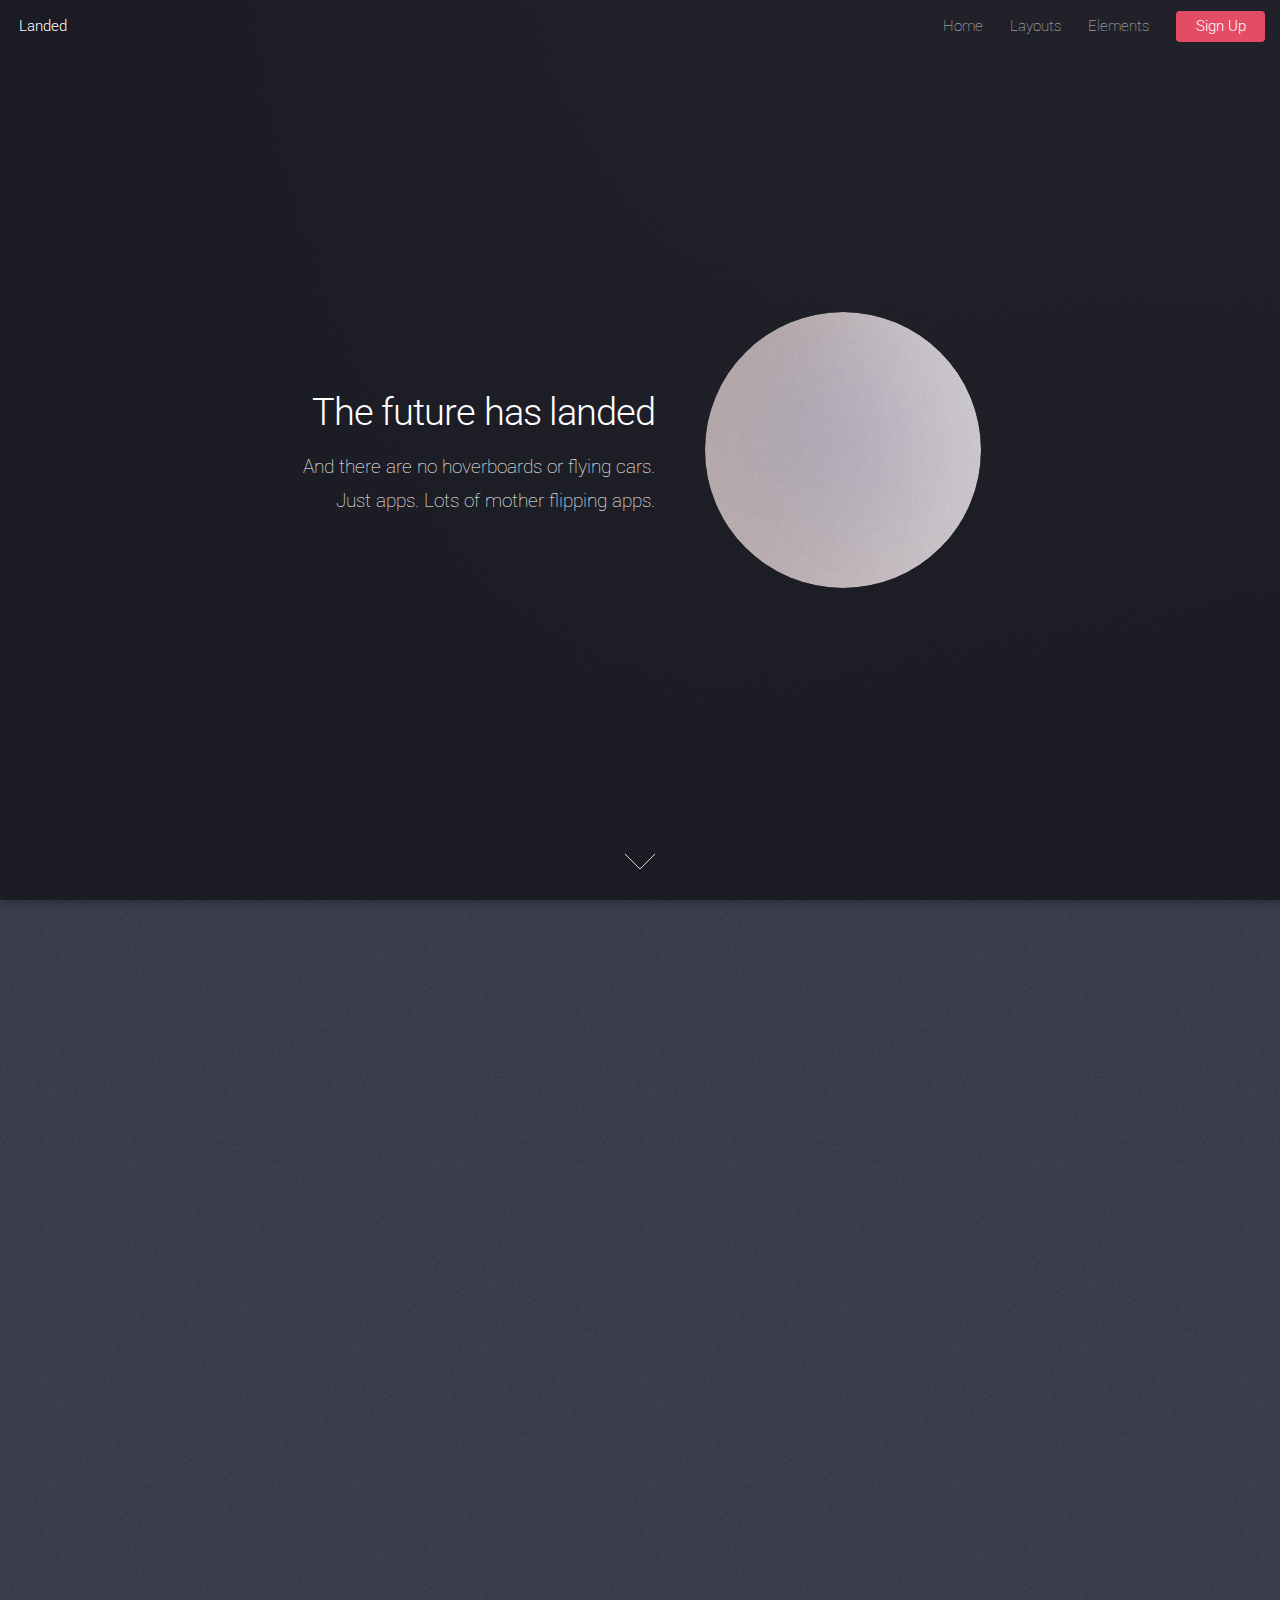
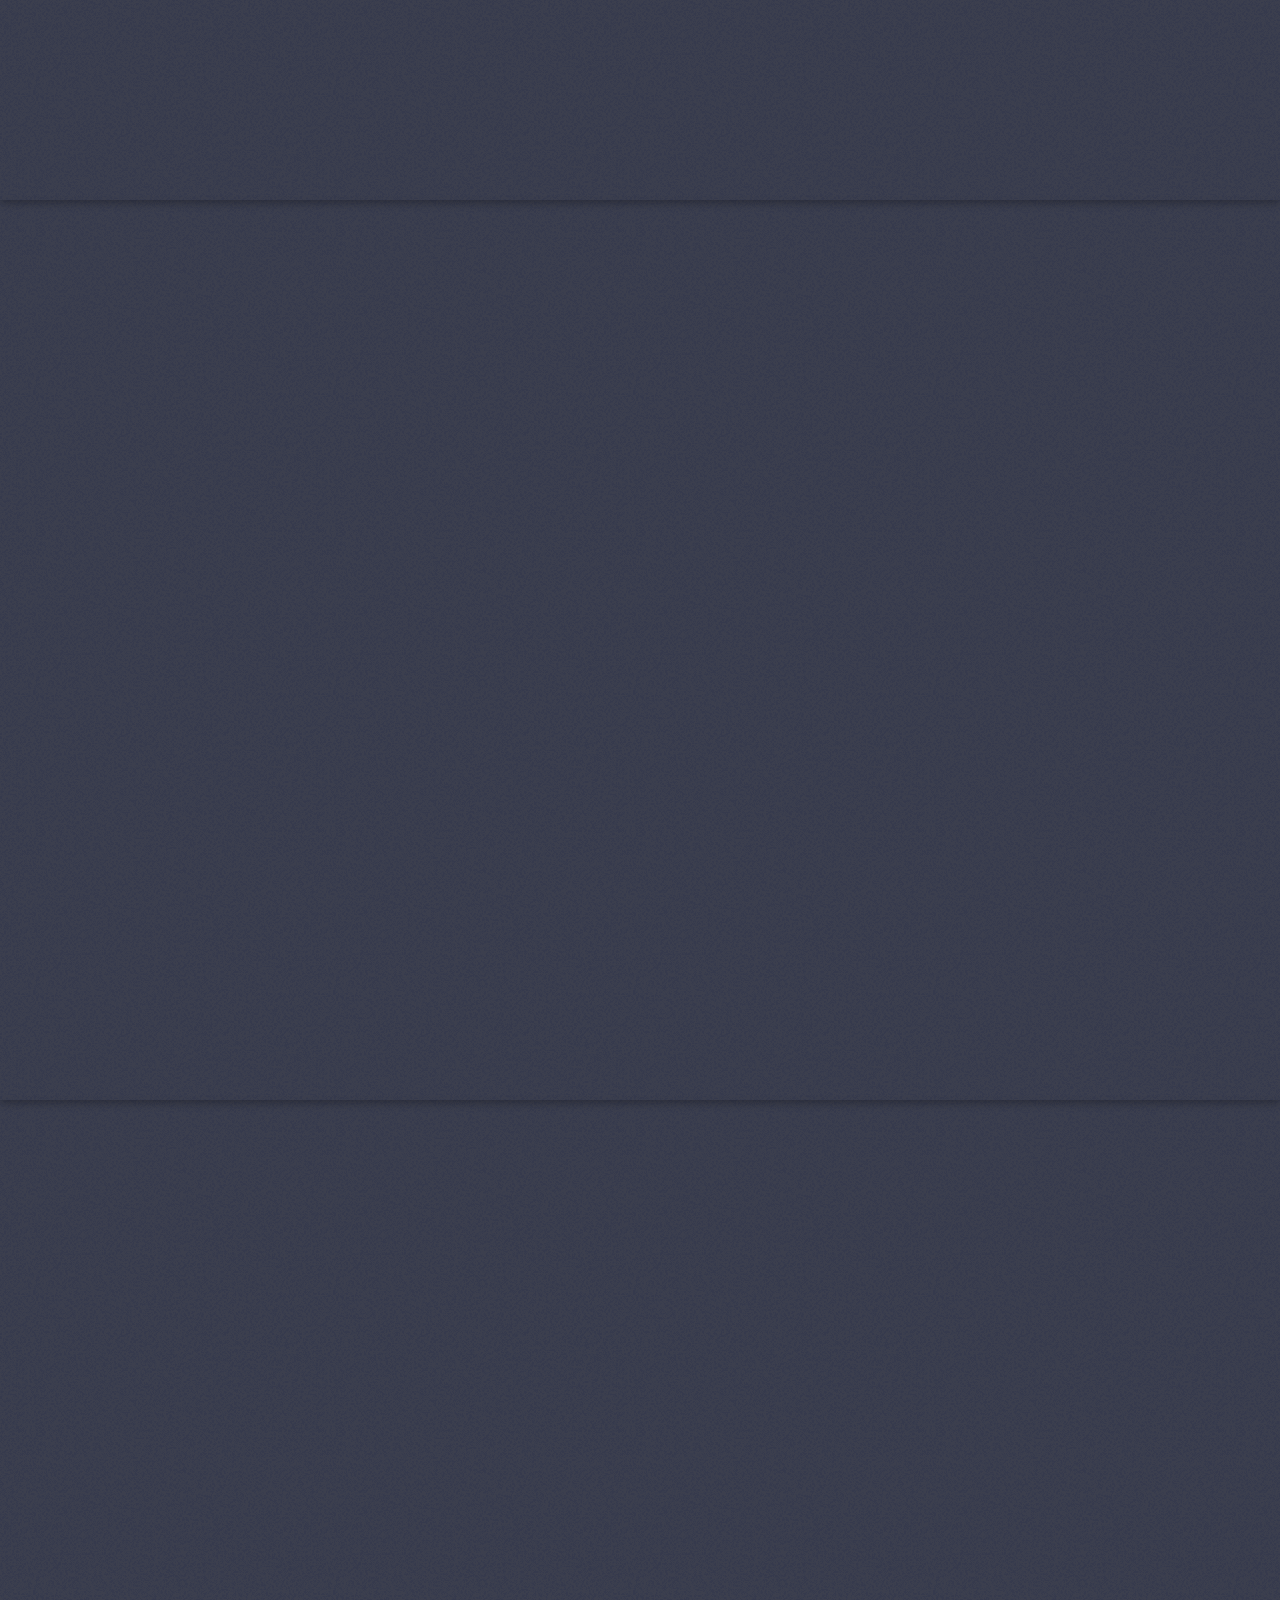
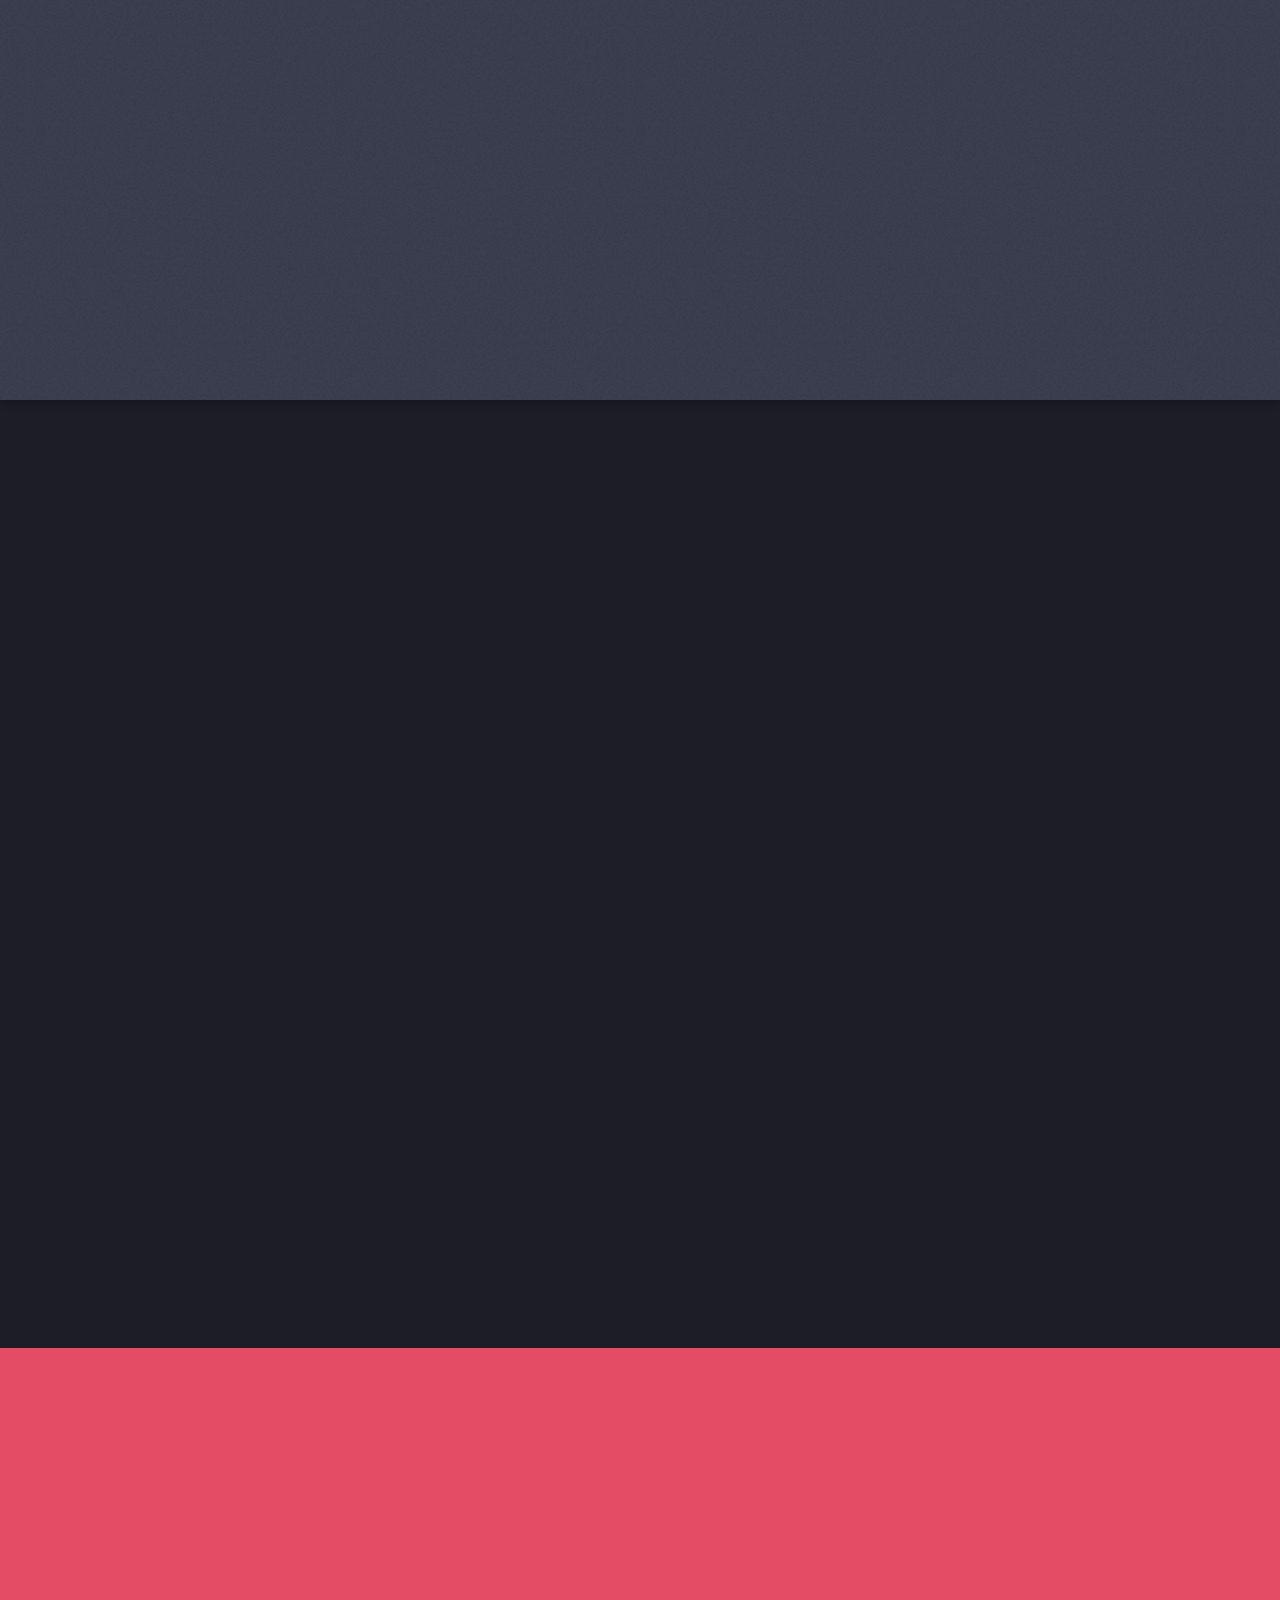
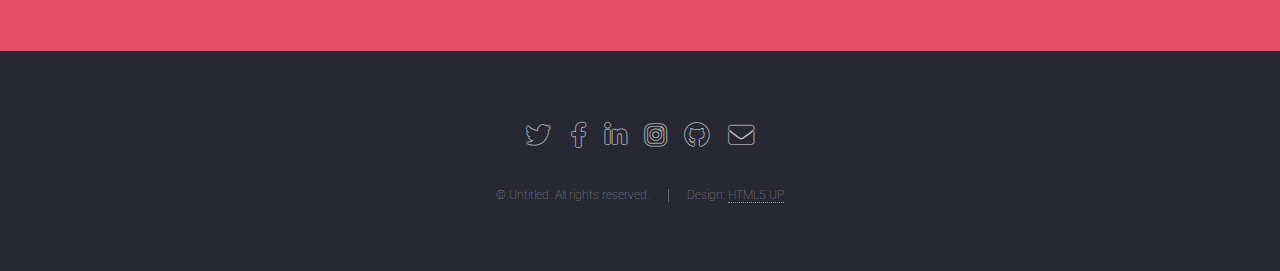
<file: index.html>
<!DOCTYPE HTML>
<!--
	Landed by HTML5 UP
	html5up.net | @ajlkn
	Free for personal and commercial use under the CCA 3.0 license (html5up.net/license)
-->
<html>
	<head>
		<title>Landed by HTML5 UP</title>
		<meta charset="utf-8" />
		<meta name="viewport" content="width=device-width, initial-scale=1, user-scalable=no" />
		<link rel="stylesheet" href="assets/css/main.css" />
		<noscript><link rel="stylesheet" href="assets/css/noscript.css" /></noscript>
	</head>
	<body class="is-preload landing">
		<div id="page-wrapper">

			<!-- Header -->
				<header id="header">
					<h1 id="logo"><a href="index.html">Landed</a></h1>
					<nav id="nav">
						<ul>
							<li><a href="index.html">Home</a></li>
							<li>
								<a href="#">Layouts</a>
								<ul>
									<li><a href="left-sidebar.html">Left Sidebar</a></li>
									<li><a href="right-sidebar.html">Right Sidebar</a></li>
									<li><a href="no-sidebar.html">No Sidebar</a></li>
									<li>
										<a href="#">Submenu</a>
										<ul>
											<li><a href="#">Option 1</a></li>
											<li><a href="#">Option 2</a></li>
											<li><a href="#">Option 3</a></li>
											<li><a href="#">Option 4</a></li>
										</ul>
									</li>
								</ul>
							</li>
							<li><a href="elements.html">Elements</a></li>
							<li><a href="#" class="button primary">Sign Up</a></li>
						</ul>
					</nav>
				</header>

			<!-- Banner -->
				<section id="banner">
					<div class="content">
						<header>
							<h2>The future has landed</h2>
							<p>And there are no hoverboards or flying cars.<br />
							Just apps. Lots of mother flipping apps.</p>
						</header>
						<span class="image"><img src="images/pic01.jpg" alt="" /></span>
					</div>
					<a href="#one" class="goto-next scrolly">Next</a>
				</section>

			<!-- One -->
				<section id="one" class="spotlight style1 bottom">
					<span class="image fit main"><img src="images/pic02.jpg" alt="" /></span>
					<div class="content">
						<div class="container">
							<div class="row">
								<div class="col-4 col-12-medium">
									<header>
										<h2>Odio faucibus ipsum integer consequat</h2>
										<p>Nascetur eu nibh vestibulum amet gravida nascetur praesent</p>
									</header>
								</div>
								<div class="col-4 col-12-medium">
									<p>Feugiat accumsan lorem eu ac lorem amet sed accumsan donec.
									Blandit orci porttitor semper. Arcu phasellus tortor enim mi
									nisi praesent dolor adipiscing. Integer mi sed nascetur cep aliquet
									augue varius tempus lobortis porttitor accumsan consequat
									adipiscing lorem dolor.</p>
								</div>
								<div class="col-4 col-12-medium">
									<p>Morbi enim nascetur et placerat lorem sed iaculis neque ante
									adipiscing adipiscing metus massa. Blandit orci porttitor semper.
									Arcu phasellus tortor enim mi mi nisi praesent adipiscing. Integer
									mi sed nascetur cep aliquet augue varius tempus. Feugiat lorem
									ipsum dolor nullam.</p>
								</div>
							</div>
						</div>
					</div>
					<a href="#two" class="goto-next scrolly">Next</a>
				</section>

			<!-- Two -->
				<section id="two" class="spotlight style2 right">
					<span class="image fit main"><img src="images/pic03.jpg" alt="" /></span>
					<div class="content">
						<header>
							<h2>Interdum amet non magna accumsan</h2>
							<p>Nunc commodo accumsan eget id nisi eu col volutpat magna</p>
						</header>
						<p>Feugiat accumsan lorem eu ac lorem amet ac arcu phasellus tortor enim mi mi nisi praesent adipiscing. Integer mi sed nascetur cep aliquet augue varius tempus lobortis porttitor lorem et accumsan consequat adipiscing lorem.</p>
						<ul class="actions">
							<li><a href="#" class="button">Learn More</a></li>
						</ul>
					</div>
					<a href="#three" class="goto-next scrolly">Next</a>
				</section>

			<!-- Three -->
				<section id="three" class="spotlight style3 left">
					<span class="image fit main bottom"><img src="images/pic04.jpg" alt="" /></span>
					<div class="content">
						<header>
							<h2>Interdum felis blandit praesent sed augue</h2>
							<p>Accumsan integer ultricies aliquam vel massa sapien phasellus</p>
						</header>
						<p>Feugiat accumsan lorem eu ac lorem amet ac arcu phasellus tortor enim mi mi nisi praesent adipiscing. Integer mi sed nascetur cep aliquet augue varius tempus lobortis porttitor lorem et accumsan consequat adipiscing lorem.</p>
						<ul class="actions">
							<li><a href="#" class="button">Learn More</a></li>
						</ul>
					</div>
					<a href="#four" class="goto-next scrolly">Next</a>
				</section>

			<!-- Four -->
				<section id="four" class="wrapper style1 special fade-up">
					<div class="container">
						<header class="major">
							<h2>Accumsan sed tempus adipiscing blandit</h2>
							<p>Iaculis ac volutpat vis non enim gravida nisi faucibus posuere arcu consequat</p>
						</header>
						<div class="box alt">
							<div class="row gtr-uniform">
								<section class="col-4 col-6-medium col-12-xsmall">
									<span class="icon solid alt major fa-chart-area"></span>
									<h3>Ipsum sed commodo</h3>
									<p>Feugiat accumsan lorem eu ac lorem amet accumsan donec. Blandit orci porttitor.</p>
								</section>
								<section class="col-4 col-6-medium col-12-xsmall">
									<span class="icon solid alt major fa-comment"></span>
									<h3>Eleifend lorem ornare</h3>
									<p>Feugiat accumsan lorem eu ac lorem amet accumsan donec. Blandit orci porttitor.</p>
								</section>
								<section class="col-4 col-6-medium col-12-xsmall">
									<span class="icon solid alt major fa-flask"></span>
									<h3>Cubilia cep lobortis</h3>
									<p>Feugiat accumsan lorem eu ac lorem amet accumsan donec. Blandit orci porttitor.</p>
								</section>
								<section class="col-4 col-6-medium col-12-xsmall">
									<span class="icon solid alt major fa-paper-plane"></span>
									<h3>Non semper interdum</h3>
									<p>Feugiat accumsan lorem eu ac lorem amet accumsan donec. Blandit orci porttitor.</p>
								</section>
								<section class="col-4 col-6-medium col-12-xsmall">
									<span class="icon solid alt major fa-file"></span>
									<h3>Odio laoreet accumsan</h3>
									<p>Feugiat accumsan lorem eu ac lorem amet accumsan donec. Blandit orci porttitor.</p>
								</section>
								<section class="col-4 col-6-medium col-12-xsmall">
									<span class="icon solid alt major fa-lock"></span>
									<h3>Massa arcu accumsan</h3>
									<p>Feugiat accumsan lorem eu ac lorem amet accumsan donec. Blandit orci porttitor.</p>
								</section>
							</div>
						</div>
						<footer class="major">
							<ul class="actions special">
								<li><a href="#" class="button">Magna sed feugiat</a></li>
							</ul>
						</footer>
					</div>
				</section>

			<!-- Five -->
				<section id="five" class="wrapper style2 special fade">
					<div class="container">
						<header>
							<h2>Magna faucibus lorem diam</h2>
							<p>Ante metus praesent faucibus ante integer id accumsan eleifend</p>
						</header>
						<form method="post" action="#" class="cta">
							<div class="row gtr-uniform gtr-50">
								<div class="col-8 col-12-xsmall"><input type="email" name="email" id="email" placeholder="Your Email Address" /></div>
								<div class="col-4 col-12-xsmall"><input type="submit" value="Get Started" class="fit primary" /></div>
							</div>
						</form>
					</div>
				</section>

			<!-- Footer -->
				<footer id="footer">
					<ul class="icons">
						<li><a href="#" class="icon brands alt fa-twitter"><span class="label">Twitter</span></a></li>
						<li><a href="#" class="icon brands alt fa-facebook-f"><span class="label">Facebook</span></a></li>
						<li><a href="#" class="icon brands alt fa-linkedin-in"><span class="label">LinkedIn</span></a></li>
						<li><a href="#" class="icon brands alt fa-instagram"><span class="label">Instagram</span></a></li>
						<li><a href="#" class="icon brands alt fa-github"><span class="label">GitHub</span></a></li>
						<li><a href="#" class="icon solid alt fa-envelope"><span class="label">Email</span></a></li>
					</ul>
					<ul class="copyright">
						<li>&copy; Untitled. All rights reserved.</li><li>Design: <a href="http://html5up.net">HTML5 UP</a></li>
					</ul>
				</footer>

		</div>

		<!-- Scripts -->
			<script src="assets/js/jquery.min.js"></script>
			<script src="assets/js/jquery.scrolly.min.js"></script>
			<script src="assets/js/jquery.dropotron.min.js"></script>
			<script src="assets/js/jquery.scrollex.min.js"></script>
			<script src="assets/js/browser.min.js"></script>
			<script src="assets/js/breakpoints.min.js"></script>
			<script src="assets/js/util.js"></script>
			<script src="assets/js/main.js"></script>

	</body>
</html>
</file>
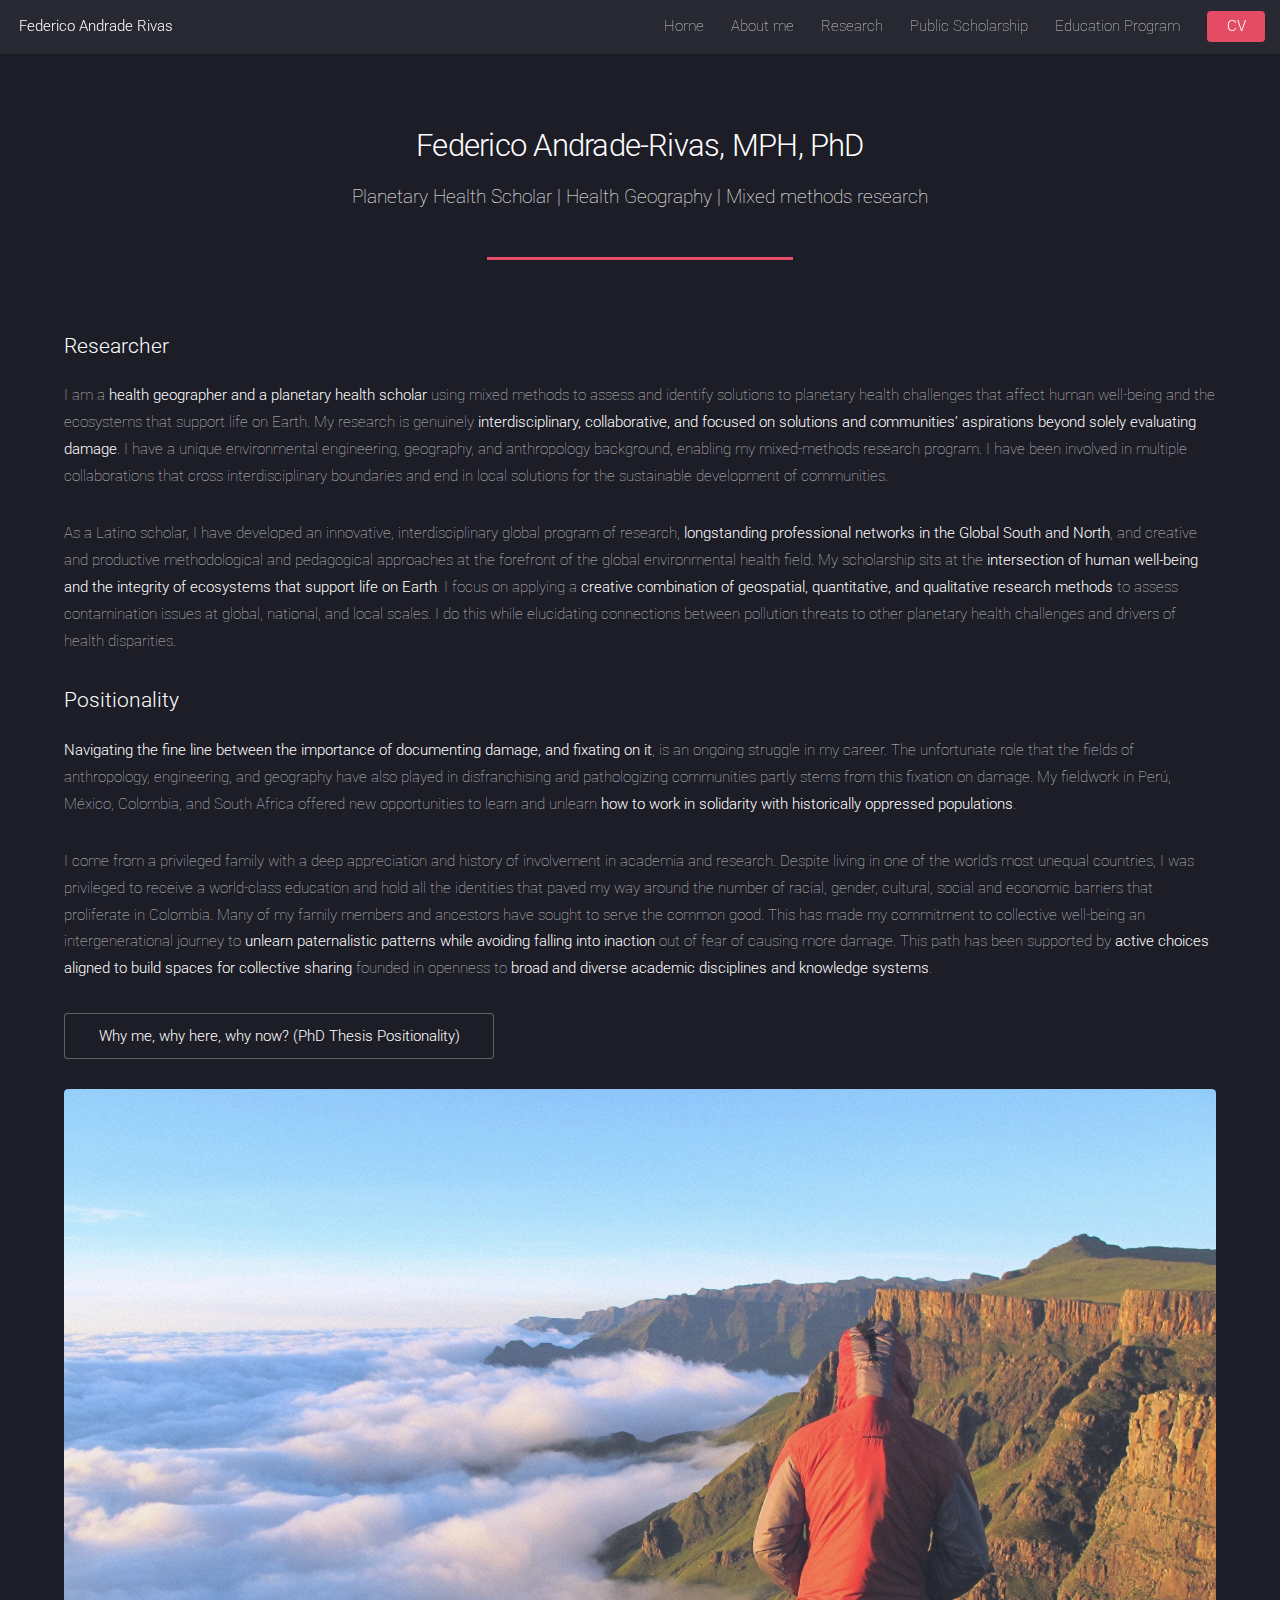
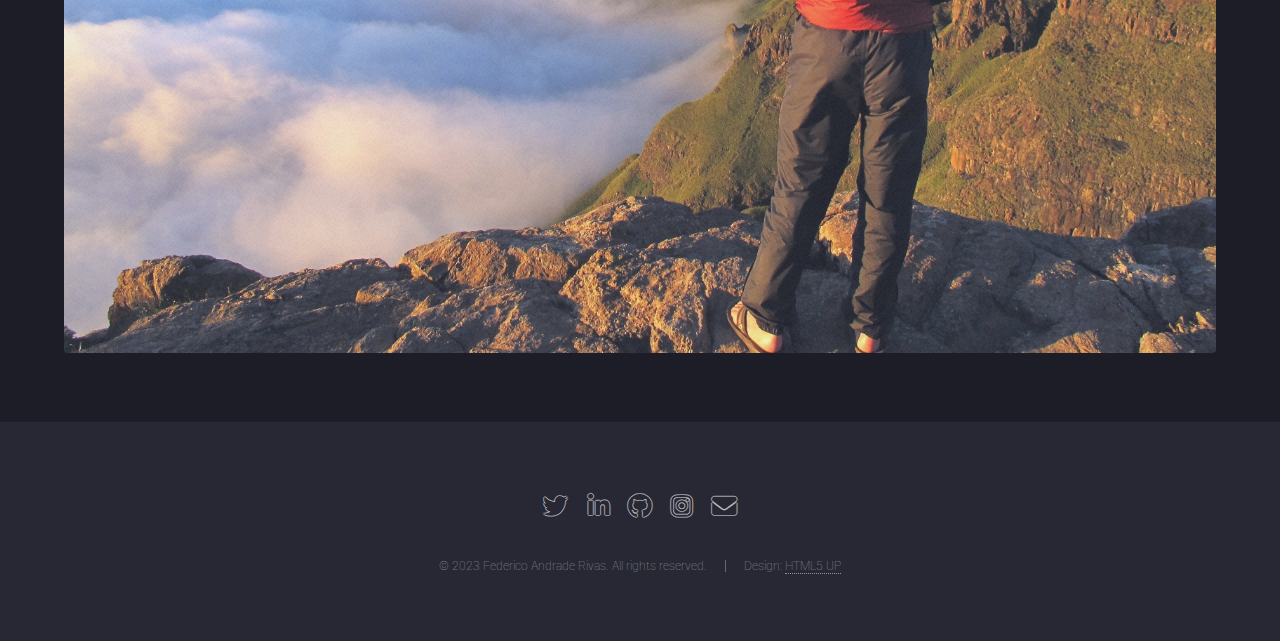
<file: aboutMe.html>
<!DOCTYPE HTML>
<!--
	Landed by HTML5 UP
	html5up.net | @ajlkn
	Free for personal and commercial use under the CCA 3.0 license (html5up.net/license)
-->
<html>
	<head>
		<title>About Me - Federico Andrade Rivas</title>
		<meta charset="utf-8" />
		<meta name="viewport" content="width=device-width, initial-scale=1, user-scalable=no" />
		<link rel="stylesheet" href="assets/css/main.css" />
		<noscript><link rel="stylesheet" href="assets/css/noscript.css" /></noscript>
	</head>
	<body class="is-preload">
		<div id="page-wrapper">

			<!-- Header -->
				<header id="header">
					<h1 id="logo"><a href="index.html">Federico Andrade Rivas</a></h1>
					<nav id="nav">
						<ul>
							<li><a href="index.html">Home</a></li>
							<li><a href="aboutMe.html">About me</a></li>
							<li><a href="research.html">Research</a>
							<ul>
									<li><a href="research_GlobFood.html">Globalized food systems contamination and planetary health</a></li>
									<li><a href="research_EnvInfect.html">Environmental health and infectious diseases</a></li>
									<li><a href="research_Envjustice.html">Built environments, health equity, and environmental justice</a></li>
									<li><a href="research_AdvancingPH.html">Advancing knowledge in planetary health</a></li>
							</ul>
							</li>
							<li><a href="publicScholar.html">Public Scholarship</a></li>
							<li><a href="publicEng.html">Education Program</a></li>
							<li><a href="Files/CV_FAR.pdf" target="_blank" class="button primary">CV</a></li>
						</ul>
					</nav>
				</header>

			<!-- Main -->
				<div id="main" class="wrapper style1">
					<div class="container">
						<header class="major">
							<h2>Federico Andrade-Rivas, MPH, PhD</h2>
							<p>Planetary Health Scholar | Health Geography | Mixed methods research</p>
                        <!-- CHANGE FOR SOMEHING MORE PERSONAL -->

						</header>

						<!-- Content -->
							<section id="content">
								<h3>Researcher</h3>
									<p>I am a <b>health geographer and a planetary health scholar</b> using mixed methods to assess and identify solutions to planetary health challenges that affect human well-being and the ecosystems that support life on Earth.
										My research is genuinely <b>interdisciplinary, collaborative, and focused on solutions and communities’ aspirations beyond solely evaluating damage</b>. 
										I have a unique environmental engineering, geography, and anthropology background, enabling my mixed-methods research program.
										I have been involved in multiple collaborations that cross interdisciplinary boundaries and end in local solutions for the sustainable development of communities.</p>
										
									<p>As a Latino scholar, I have developed an innovative, interdisciplinary global program of research, <b>longstanding professional networks in the Global South and North</b>, 
										and creative and productive methodological and pedagogical approaches at the forefront of the global environmental health field. 
										My scholarship sits at the <b>intersection of human well-being and the integrity of ecosystems that support life on Earth</b>. 
										I focus on applying a <b>creative combination of geospatial, quantitative, and qualitative research methods</b> to assess contamination issues at global, national, and local scales. 
										I do this while elucidating connections between pollution threats to other planetary health challenges and drivers of health disparities.</p>
									
 								<h3>Positionality</h3>
									<p><b>Navigating the fine line between the importance of documenting damage, and fixating on it</b>, is an ongoing struggle in my career. The unfortunate role that the fields of anthropology, engineering, and geography have also played in disfranchising and pathologizing communities partly stems from this fixation on damage. 
										My fieldwork in Perú, México, Colombia, and South Africa offered new opportunities to learn and unlearn <b>how to work in solidarity with historically oppressed populations</b>.</p> 
										
									<p>	I come from a privileged family with a deep appreciation and history of involvement in academia and research.
										Despite living in one of the world's most unequal countries, I was privileged to receive a world-class education and hold all the identities that paved my way around the number of racial, gender, cultural, social and economic barriers that proliferate in Colombia.
										Many of my family members and ancestors have sought to serve the common good. This has made my commitment to collective well-being an intergenerational journey to <b>unlearn paternalistic patterns while avoiding falling into inaction</b> out of fear of causing more damage. 
										This path has been supported by <b>active choices aligned to build spaces for collective sharing</b> founded in openness to <b>broad and diverse academic disciplines and knowledge systems</b>.</p>
							    
								<ul class="actions">
							    <li><a href="Files/WhyMeThesis.pdf" target="_blank" class="button">Why me, why here, why now? (PhD Thesis Positionality)</a></li>
								</ul>

							<a class="image fit"><img src="images/aboutMe_portrait.jpg" alt="" /></a>

							</section>

					</div>
				</div>



			<!-- Footer -->
				<footer id="footer">
					<ul class="icons">
						<li><a href="https://twitter.com/andradefederico" target="_blank" class="icon brands alt fa-twitter"><span class="label">Twitter</span></a></li>
						<li><a href="https://www.linkedin.com/in/federico-andrade-rivas-647558158/" target="_blank" class="icon brands alt fa-linkedin-in"><span class="label">LinkedIn</span></a></li>
						<li><a href="https://github.com/federicoandrade" target="_blank" class="icon brands alt fa-github"><span class="label">GitHub</span></a></li>
						<li><a href="https://www.instagram.com/federicoandraderivas/" target="_blank" class="icon brands alt fa-instagram"><span class="label">Instagram</span></a></li>
						<li><a href="mailto:federicoandrade@gmail.com" target="_blank" class="icon solid alt fa-envelope"><span class="label">Email</span></a></li>
					</ul>
					<ul class="copyright">
						<li>&copy; 2023 Federico Andrade Rivas. All rights reserved.</li><li>Design: <a href="http://html5up.net">HTML5 UP</a></li>
					</ul>
				</footer>

		</div>

		<!-- Scripts -->
			<script src="assets/js/jquery.min.js"></script>
			<script src="assets/js/jquery.scrolly.min.js"></script>
			<script src="assets/js/jquery.dropotron.min.js"></script>
			<script src="assets/js/jquery.scrollex.min.js"></script>
			<script src="assets/js/browser.min.js"></script>
			<script src="assets/js/breakpoints.min.js"></script>
			<script src="assets/js/util.js"></script>
			<script src="assets/js/main.js"></script>

	</body>
</html>
</file>
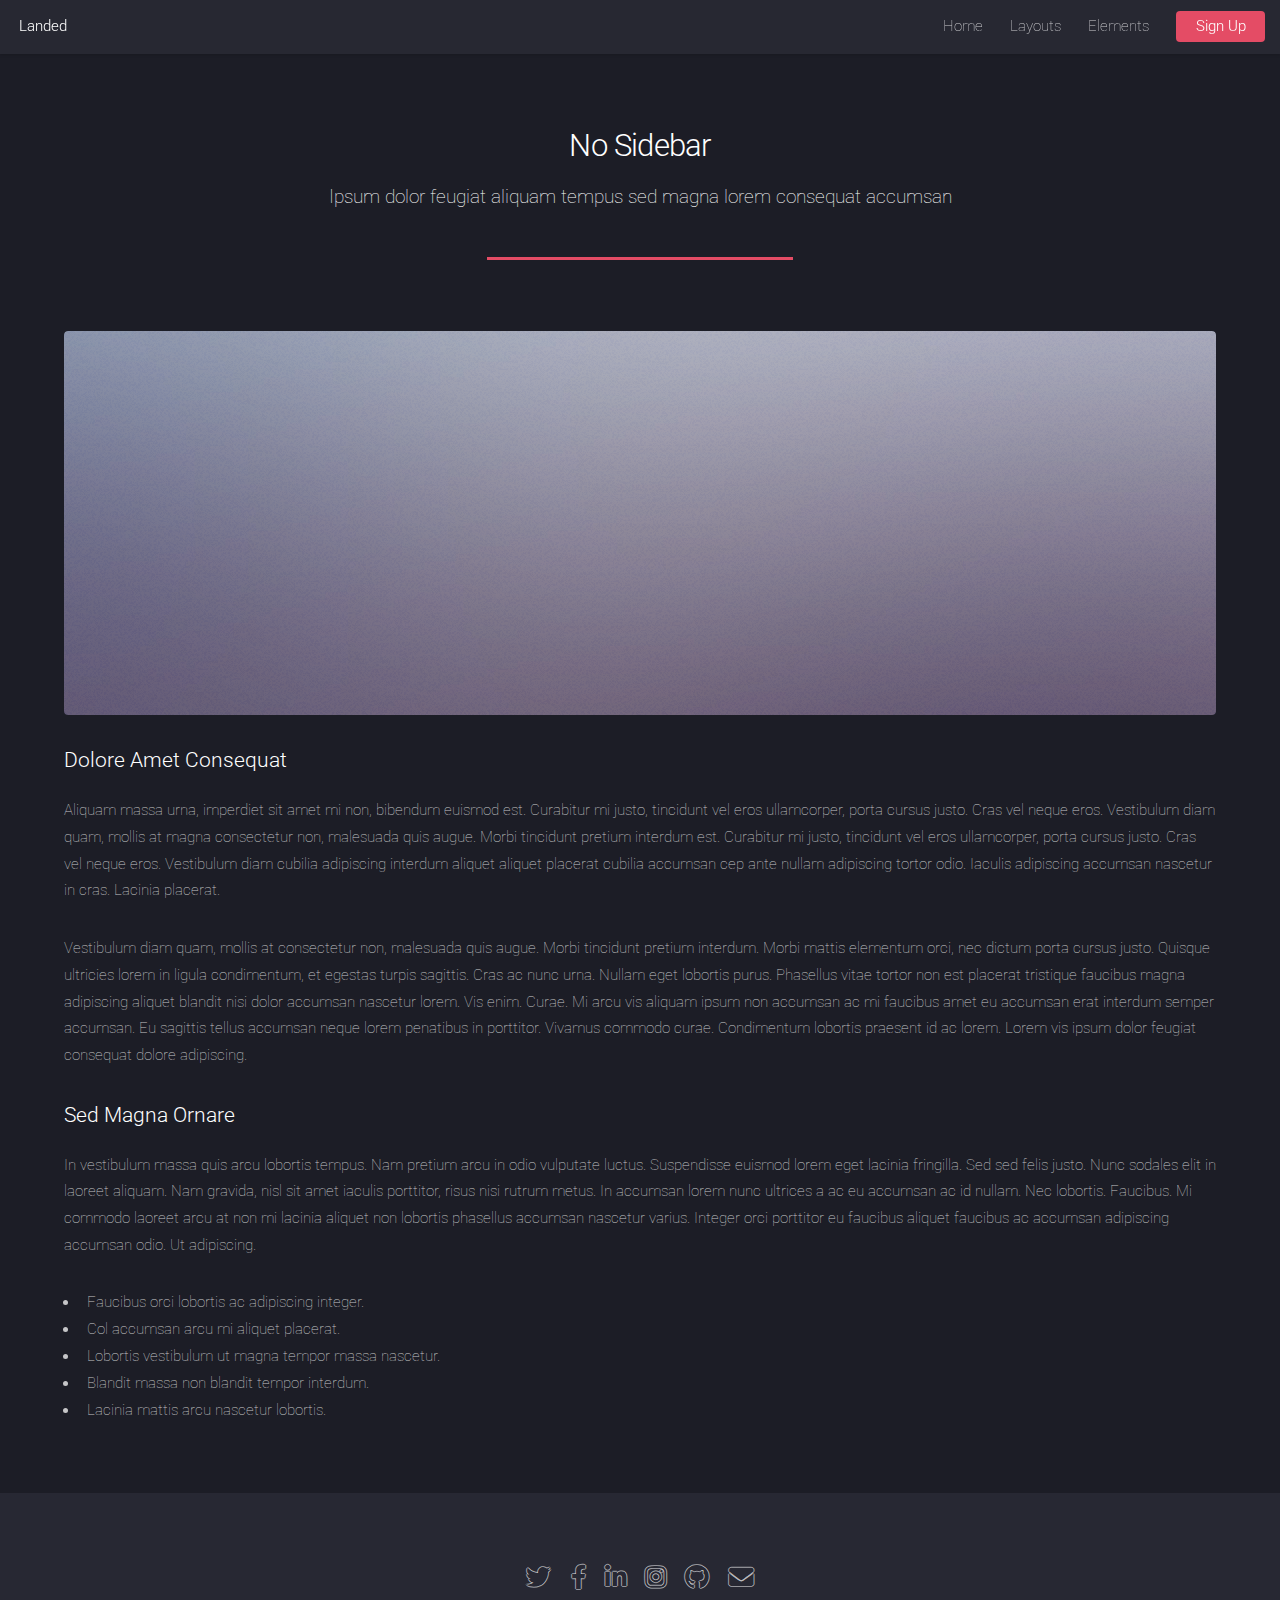
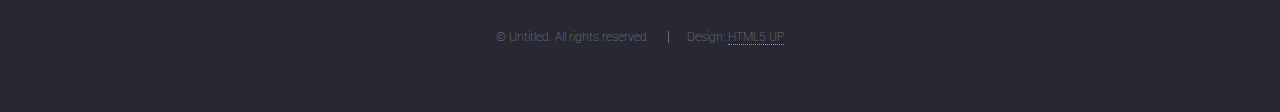
<file: aboutMe_no-sidebar.html>
<!DOCTYPE HTML>
<!--
	Landed by HTML5 UP
	html5up.net | @ajlkn
	Free for personal and commercial use under the CCA 3.0 license (html5up.net/license)
-->
<html>
	<head>
		<title>No Sidebar - Landed by HTML5 UP</title>
		<meta charset="utf-8" />
		<meta name="viewport" content="width=device-width, initial-scale=1, user-scalable=no" />
		<link rel="stylesheet" href="assets/css/main.css" />
		<noscript><link rel="stylesheet" href="assets/css/noscript.css" /></noscript>
	</head>
	<body class="is-preload">
		<div id="page-wrapper">

			<!-- Header -->
				<header id="header">
					<h1 id="logo"><a href="index.html">Landed</a></h1>
					<nav id="nav">
						<ul>
							<li><a href="index.html">Home</a></li>
							<li>
								<a href="#">Layouts</a>
								<ul>
									<li><a href="left-sidebar.html">Left Sidebar</a></li>
									<li><a href="right-sidebar.html">Right Sidebar</a></li>
									<li><a href="no-sidebar.html">No Sidebar</a></li>
									<li>
										<a href="#">Submenu</a>
										<ul>
											<li><a href="#">Option 1</a></li>
											<li><a href="#">Option 2</a></li>
											<li><a href="#">Option 3</a></li>
											<li><a href="#">Option 4</a></li>
										</ul>
									</li>
								</ul>
							</li>
							<li><a href="elements.html">Elements</a></li>
							<li><a href="#" class="button primary">Sign Up</a></li>
						</ul>
					</nav>
				</header>

			<!-- Main -->
				<div id="main" class="wrapper style1">
					<div class="container">
						<header class="major">
							<h2>No Sidebar</h2>
							<p>Ipsum dolor feugiat aliquam tempus sed magna lorem consequat accumsan</p>
						</header>

						<!-- Content -->
							<section id="content">
								<a href="#" class="image fit"><img src="images/pic07.jpg" alt="" /></a>
								<h3>Dolore Amet Consequat</h3>
								<p>Aliquam massa urna, imperdiet sit amet mi non, bibendum euismod est. Curabitur mi justo, tincidunt vel eros ullamcorper, porta cursus justo. Cras vel neque eros. Vestibulum diam quam, mollis at magna consectetur non, malesuada quis augue. Morbi tincidunt pretium interdum est. Curabitur mi justo, tincidunt vel eros ullamcorper, porta cursus justo. Cras vel neque eros. Vestibulum diam cubilia adipiscing interdum aliquet aliquet placerat cubilia accumsan cep ante nullam adipiscing tortor odio. Iaculis adipiscing accumsan nascetur in cras. Lacinia placerat.</p>
								<p>Vestibulum diam quam, mollis at consectetur non, malesuada quis augue. Morbi tincidunt pretium interdum. Morbi mattis elementum orci, nec dictum porta cursus justo. Quisque ultricies lorem in ligula condimentum, et egestas turpis sagittis. Cras ac nunc urna. Nullam eget lobortis purus. Phasellus vitae tortor non est placerat tristique faucibus magna adipiscing aliquet blandit nisi dolor accumsan nascetur lorem. Vis enim. Curae. Mi arcu vis aliquam ipsum non accumsan ac mi faucibus amet eu accumsan erat interdum semper accumsan. Eu sagittis tellus accumsan neque lorem penatibus in porttitor. Vivamus commodo curae. Condimentum lobortis praesent id ac lorem. Lorem vis ipsum dolor feugiat consequat dolore adipiscing.</p>
								<h3>Sed Magna Ornare</h3>
								<p>In vestibulum massa quis arcu lobortis tempus. Nam pretium arcu in odio vulputate luctus. Suspendisse euismod lorem eget lacinia fringilla. Sed sed felis justo. Nunc sodales elit in laoreet aliquam. Nam gravida, nisl sit amet iaculis porttitor, risus nisi rutrum metus. In accumsan lorem nunc ultrices a ac eu accumsan ac id nullam. Nec lobortis. Faucibus. Mi commodo laoreet arcu at non mi lacinia aliquet non lobortis phasellus accumsan nascetur varius. Integer orci porttitor eu faucibus aliquet faucibus ac accumsan adipiscing accumsan odio. Ut adipiscing.</p>
								<ul>
									<li>Faucibus orci lobortis ac adipiscing integer.</li>
									<li>Col accumsan arcu mi aliquet placerat.</li>
									<li>Lobortis vestibulum ut magna tempor massa nascetur.</li>
									<li>Blandit massa non blandit tempor interdum.</li>
									<li>Lacinia mattis arcu nascetur lobortis.</li>
								</ul>
							</section>

					</div>
				</div>

			<!-- Footer -->
				<footer id="footer">
					<ul class="icons">
						<li><a href="#" class="icon brands alt fa-twitter"><span class="label">Twitter</span></a></li>
						<li><a href="#" class="icon brands alt fa-facebook-f"><span class="label">Facebook</span></a></li>
						<li><a href="#" class="icon brands alt fa-linkedin-in"><span class="label">LinkedIn</span></a></li>
						<li><a href="#" class="icon brands alt fa-instagram"><span class="label">Instagram</span></a></li>
						<li><a href="#" class="icon brands alt fa-github"><span class="label">GitHub</span></a></li>
						<li><a href="#" class="icon solid alt fa-envelope"><span class="label">Email</span></a></li>
					</ul>
					<ul class="copyright">
						<li>&copy; Untitled. All rights reserved.</li><li>Design: <a href="http://html5up.net">HTML5 UP</a></li>
					</ul>
				</footer>

		</div>

		<!-- Scripts -->
			<script src="assets/js/jquery.min.js"></script>
			<script src="assets/js/jquery.scrolly.min.js"></script>
			<script src="assets/js/jquery.dropotron.min.js"></script>
			<script src="assets/js/jquery.scrollex.min.js"></script>
			<script src="assets/js/browser.min.js"></script>
			<script src="assets/js/breakpoints.min.js"></script>
			<script src="assets/js/util.js"></script>
			<script src="assets/js/main.js"></script>

	</body>
</html>
</file>
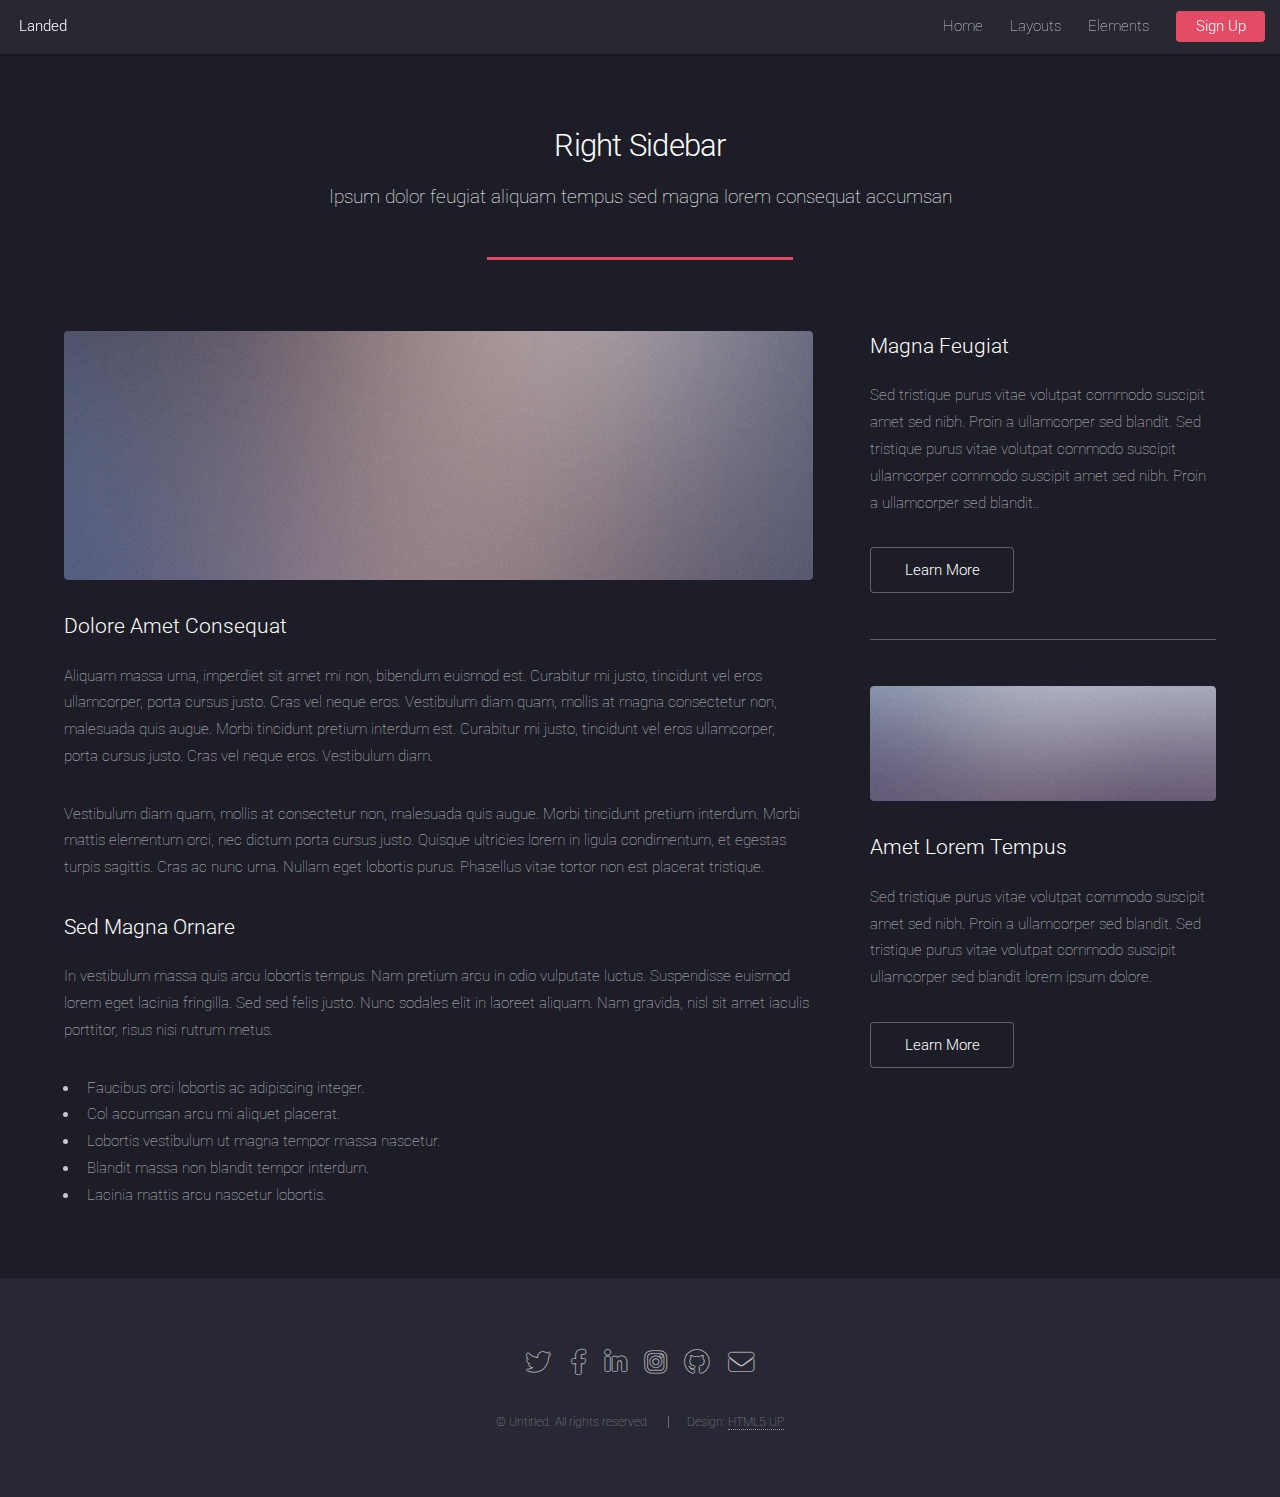
<file: Edu_prog.html>
<!DOCTYPE HTML>
<!--
	Landed by HTML5 UP
	html5up.net | @ajlkn
	Free for personal and commercial use under the CCA 3.0 license (html5up.net/license)
-->
<html>
	<head>
		<title>Right Sidebar - Landed by HTML5 UP</title>
		<meta charset="utf-8" />
		<meta name="viewport" content="width=device-width, initial-scale=1, user-scalable=no" />
		<link rel="stylesheet" href="assets/css/main.css" />
		<noscript><link rel="stylesheet" href="assets/css/noscript.css" /></noscript>
	</head>
	<body class="is-preload">
		<div id="page-wrapper">

			<!-- Header -->
				<header id="header">
					<h1 id="logo"><a href="index.html">Landed</a></h1>
					<nav id="nav">
						<ul>
							<li><a href="index.html">Home</a></li>
							<li>
								<a href="#">Layouts</a>
								<ul>
									<li><a href="left-sidebar.html">Left Sidebar</a></li>
									<li><a href="right-sidebar.html">Right Sidebar</a></li>
									<li><a href="no-sidebar.html">No Sidebar</a></li>
									<li>
										<a href="#">Submenu</a>
										<ul>
											<li><a href="#">Option 1</a></li>
											<li><a href="#">Option 2</a></li>
											<li><a href="#">Option 3</a></li>
											<li><a href="#">Option 4</a></li>
										</ul>
									</li>
								</ul>
							</li>
							<li><a href="elements.html">Elements</a></li>
							<li><a href="#" class="button primary">Sign Up</a></li>
						</ul>
					</nav>
				</header>

			<!-- Main -->
				<div id="main" class="wrapper style1">
					<div class="container">
						<header class="major">
							<h2>Right Sidebar</h2>
							<p>Ipsum dolor feugiat aliquam tempus sed magna lorem consequat accumsan</p>
						</header>
						<div class="row gtr-150">
							<div class="col-8 col-12-medium">

								<!-- Content -->
									<section id="content">
										<a href="#" class="image fit"><img src="images/pic06.jpg" alt="" /></a>
										<h3>Dolore Amet Consequat</h3>
										<p>Aliquam massa urna, imperdiet sit amet mi non, bibendum euismod est. Curabitur mi justo, tincidunt vel eros ullamcorper, porta cursus justo. Cras vel neque eros. Vestibulum diam quam, mollis at magna consectetur non, malesuada quis augue. Morbi tincidunt pretium interdum est. Curabitur mi justo, tincidunt vel eros ullamcorper, porta cursus justo. Cras vel neque eros. Vestibulum diam.</p>
										<p>Vestibulum diam quam, mollis at consectetur non, malesuada quis augue. Morbi tincidunt pretium interdum. Morbi mattis elementum orci, nec dictum porta cursus justo. Quisque ultricies lorem in ligula condimentum, et egestas turpis sagittis. Cras ac nunc urna. Nullam eget lobortis purus. Phasellus vitae tortor non est placerat tristique.</p>
										<h3>Sed Magna Ornare</h3>
										<p>In vestibulum massa quis arcu lobortis tempus. Nam pretium arcu in odio vulputate luctus. Suspendisse euismod lorem eget lacinia fringilla. Sed sed felis justo. Nunc sodales elit in laoreet aliquam. Nam gravida, nisl sit amet iaculis porttitor, risus nisi rutrum metus.</p>
										<ul>
											<li>Faucibus orci lobortis ac adipiscing integer.</li>
											<li>Col accumsan arcu mi aliquet placerat.</li>
											<li>Lobortis vestibulum ut magna tempor massa nascetur.</li>
											<li>Blandit massa non blandit tempor interdum.</li>
											<li>Lacinia mattis arcu nascetur lobortis.</li>
										</ul>
									</section>

							</div>
							<div class="col-4 col-12-medium">

								<!-- Sidebar -->
									<section id="sidebar">
										<section>
											<h3>Magna Feugiat</h3>
											<p>Sed tristique purus vitae volutpat commodo suscipit amet sed nibh. Proin a ullamcorper sed blandit. Sed tristique purus vitae volutpat commodo suscipit ullamcorper commodo suscipit amet sed nibh. Proin a ullamcorper sed blandit..</p>
											<footer>
												<ul class="actions">
													<li><a href="#" class="button">Learn More</a></li>
												</ul>
											</footer>
										</section>
										<hr />
										<section>
											<a href="#" class="image fit"><img src="images/pic07.jpg" alt="" /></a>
											<h3>Amet Lorem Tempus</h3>
											<p>Sed tristique purus vitae volutpat commodo suscipit amet sed nibh. Proin a ullamcorper sed blandit. Sed tristique purus vitae volutpat commodo suscipit ullamcorper sed blandit lorem ipsum dolore.</p>
											<footer>
												<ul class="actions">
													<li><a href="#" class="button">Learn More</a></li>
												</ul>
											</footer>
										</section>
									</section>

							</div>
						</div>
					</div>
				</div>

			<!-- Footer -->
				<footer id="footer">
					<ul class="icons">
						<li><a href="#" class="icon brands alt fa-twitter"><span class="label">Twitter</span></a></li>
						<li><a href="#" class="icon brands alt fa-facebook-f"><span class="label">Facebook</span></a></li>
						<li><a href="#" class="icon brands alt fa-linkedin-in"><span class="label">LinkedIn</span></a></li>
						<li><a href="#" class="icon brands alt fa-instagram"><span class="label">Instagram</span></a></li>
						<li><a href="#" class="icon brands alt fa-github"><span class="label">GitHub</span></a></li>
						<li><a href="#" class="icon solid alt fa-envelope"><span class="label">Email</span></a></li>
					</ul>
					<ul class="copyright">
						<li>&copy; Untitled. All rights reserved.</li><li>Design: <a href="http://html5up.net">HTML5 UP</a></li>
					</ul>
				</footer>

		</div>

		<!-- Scripts -->
			<script src="assets/js/jquery.min.js"></script>
			<script src="assets/js/jquery.scrolly.min.js"></script>
			<script src="assets/js/jquery.dropotron.min.js"></script>
			<script src="assets/js/jquery.scrollex.min.js"></script>
			<script src="assets/js/browser.min.js"></script>
			<script src="assets/js/breakpoints.min.js"></script>
			<script src="assets/js/util.js"></script>
			<script src="assets/js/main.js"></script>

	</body>
</html>
</file>
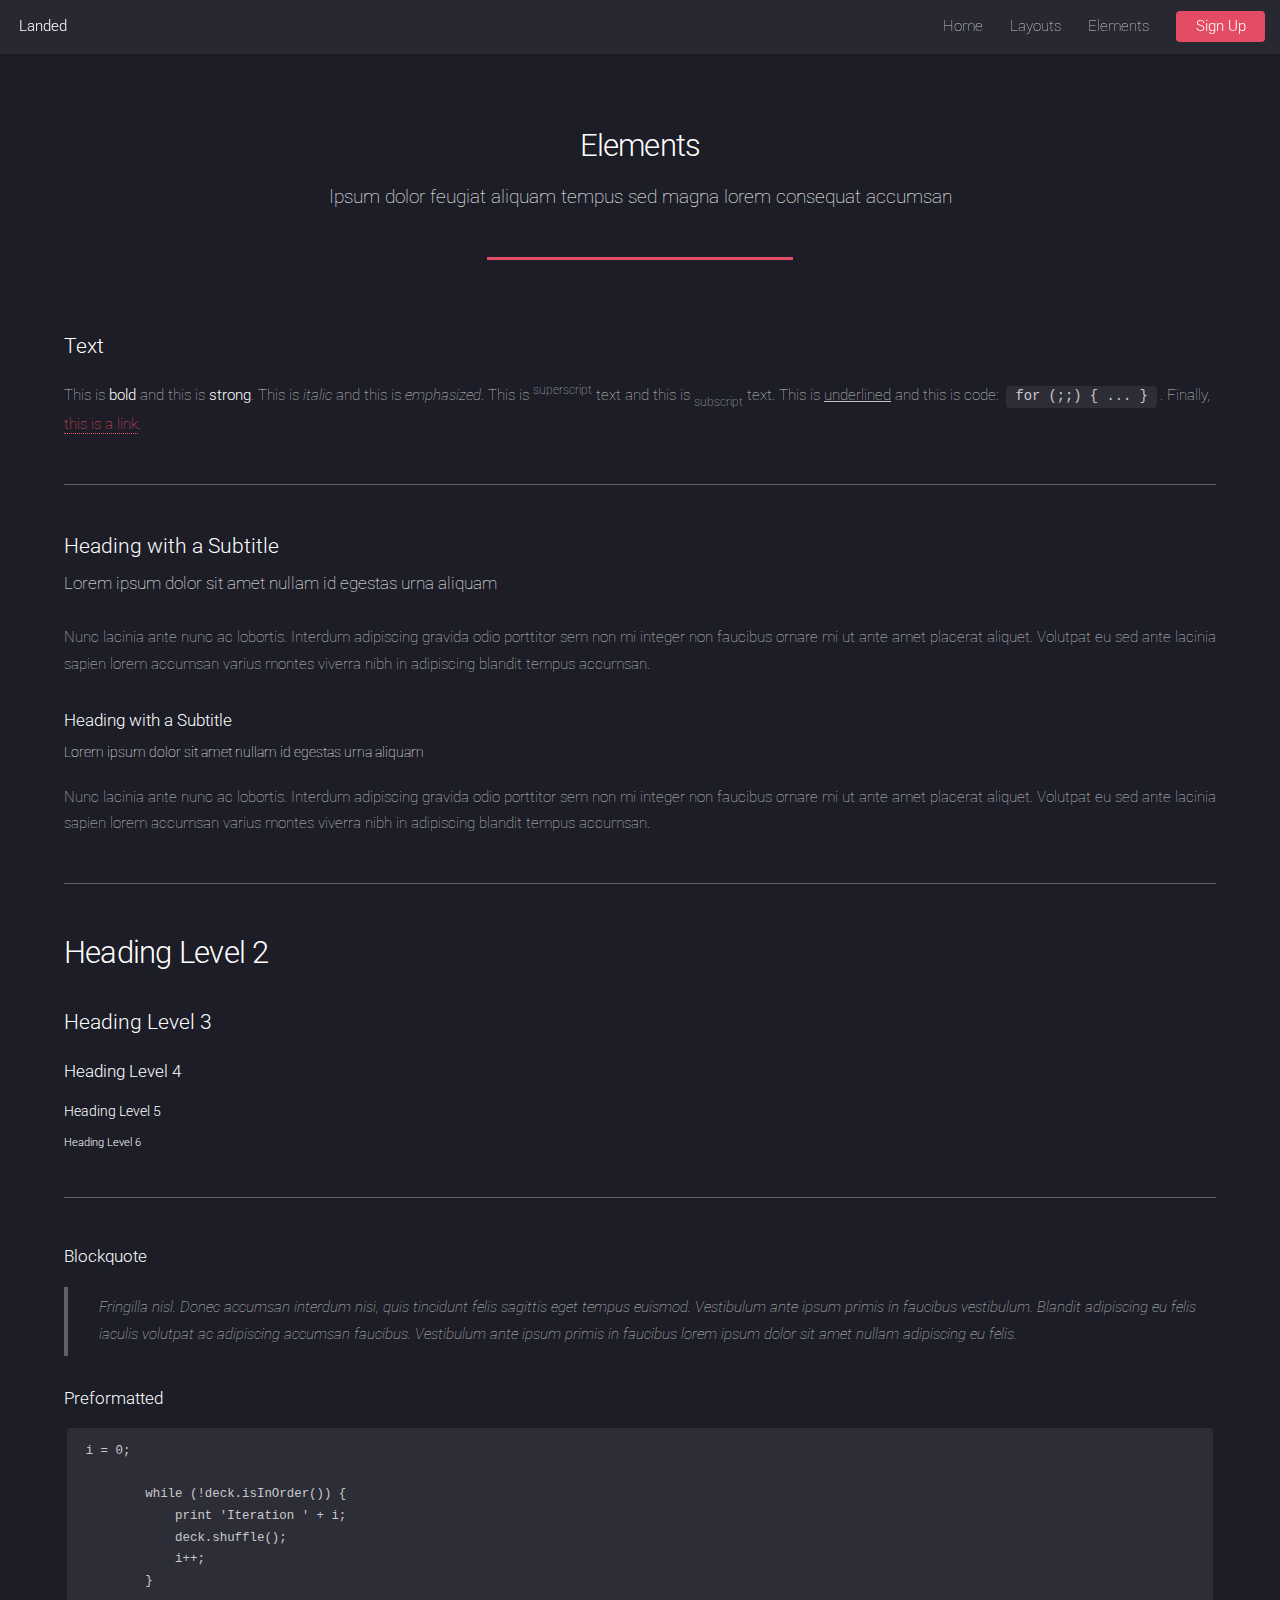
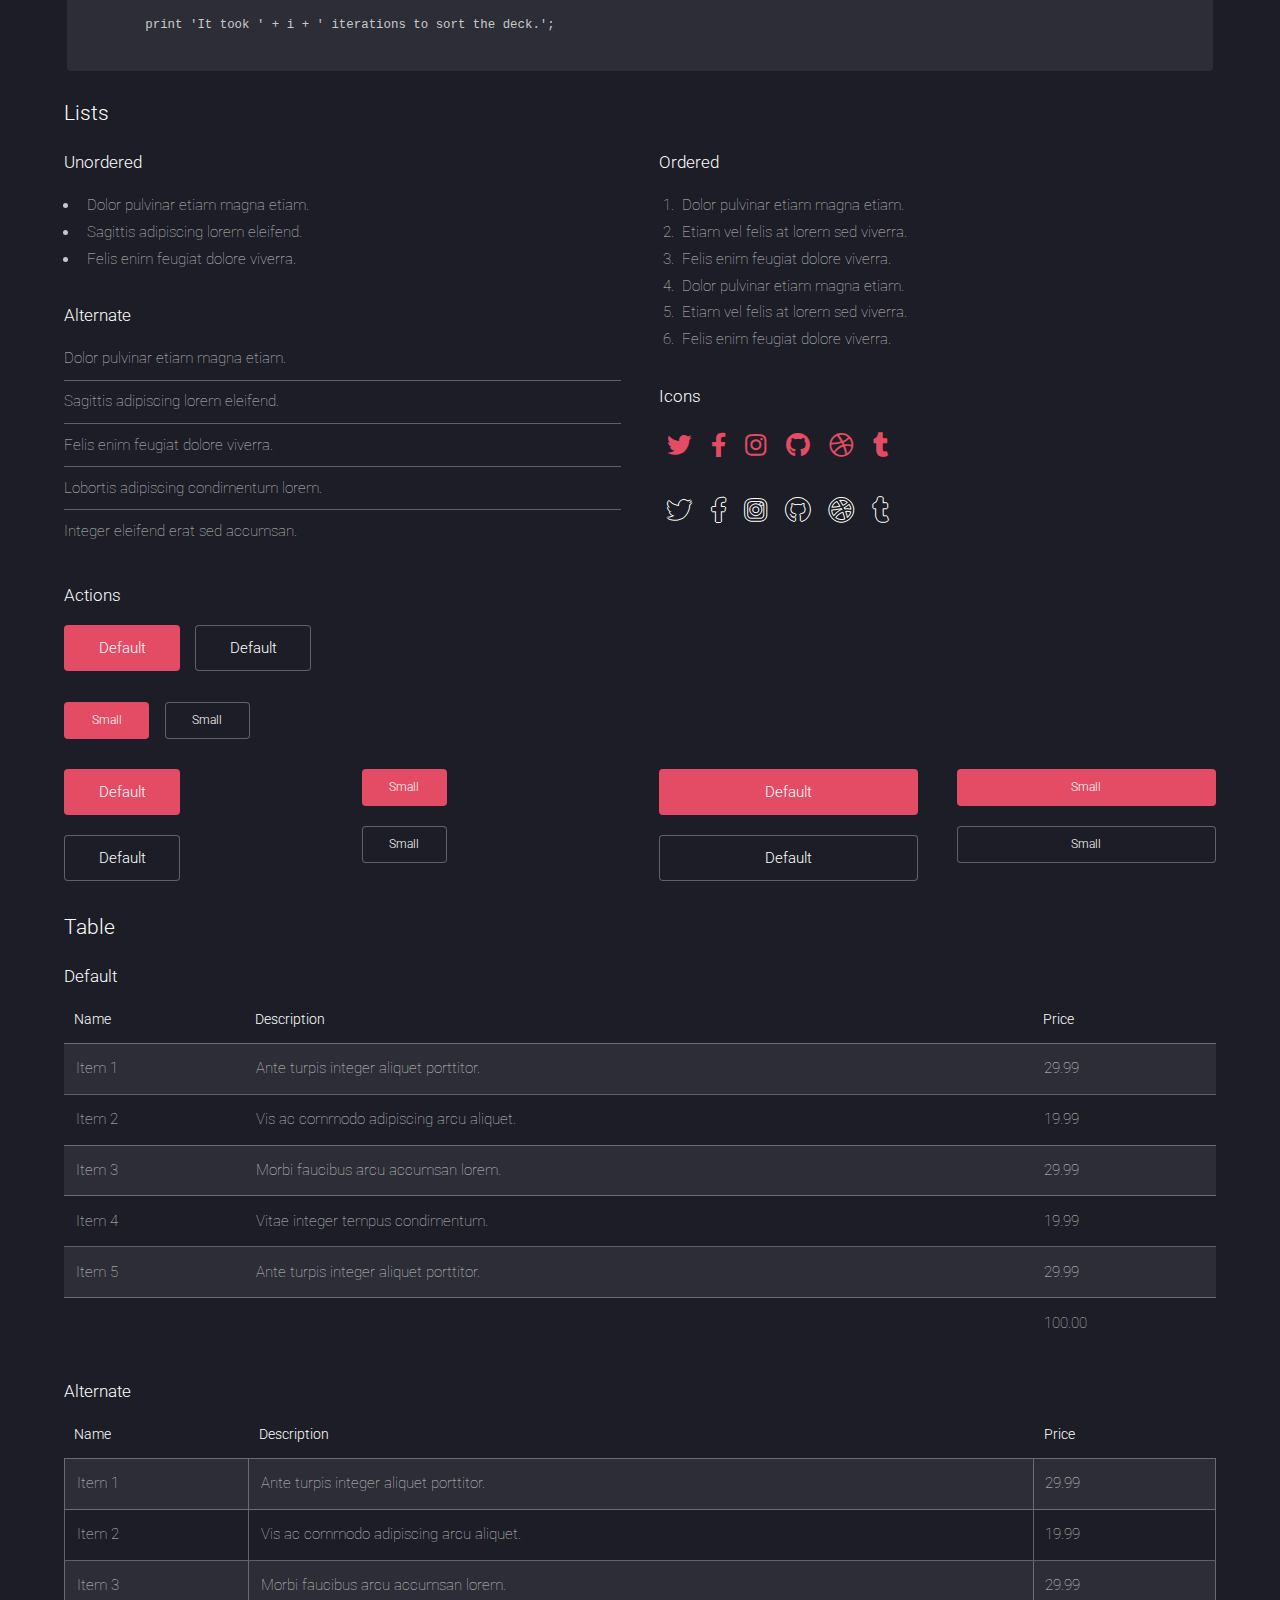
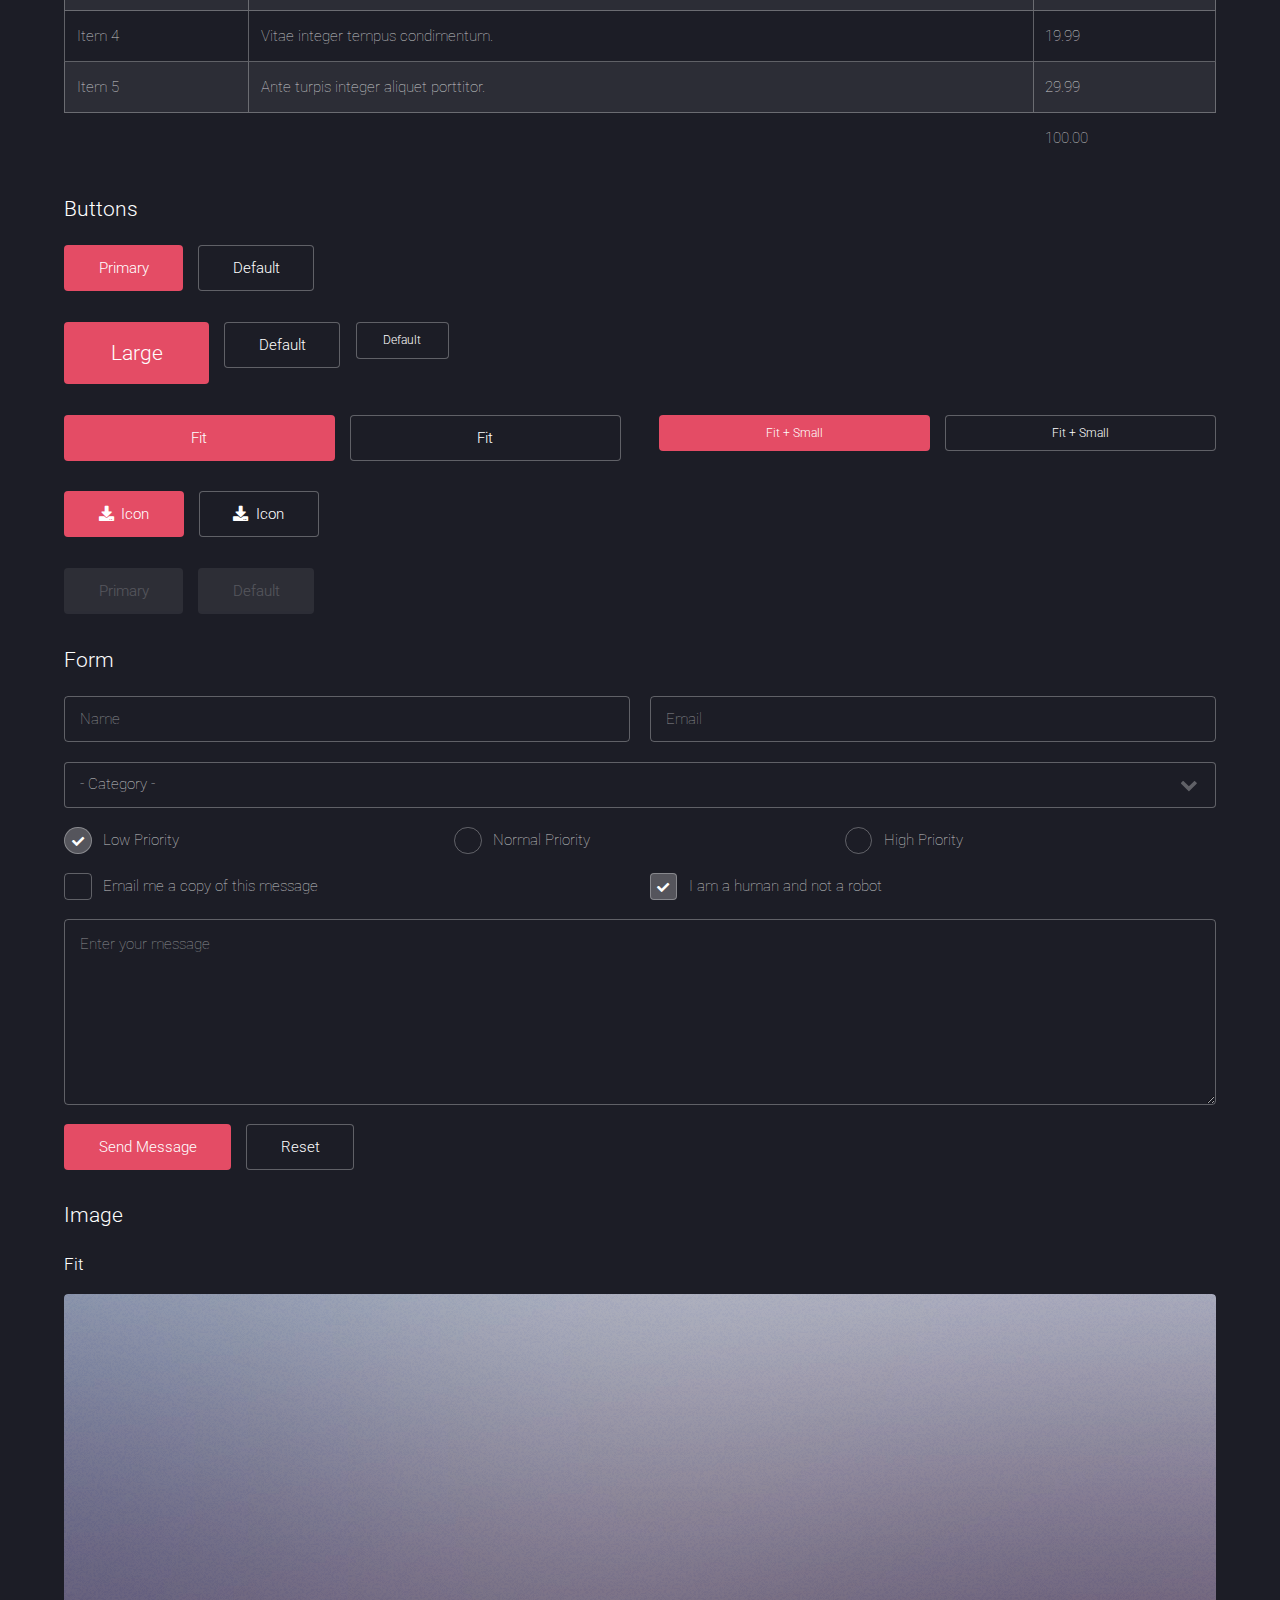
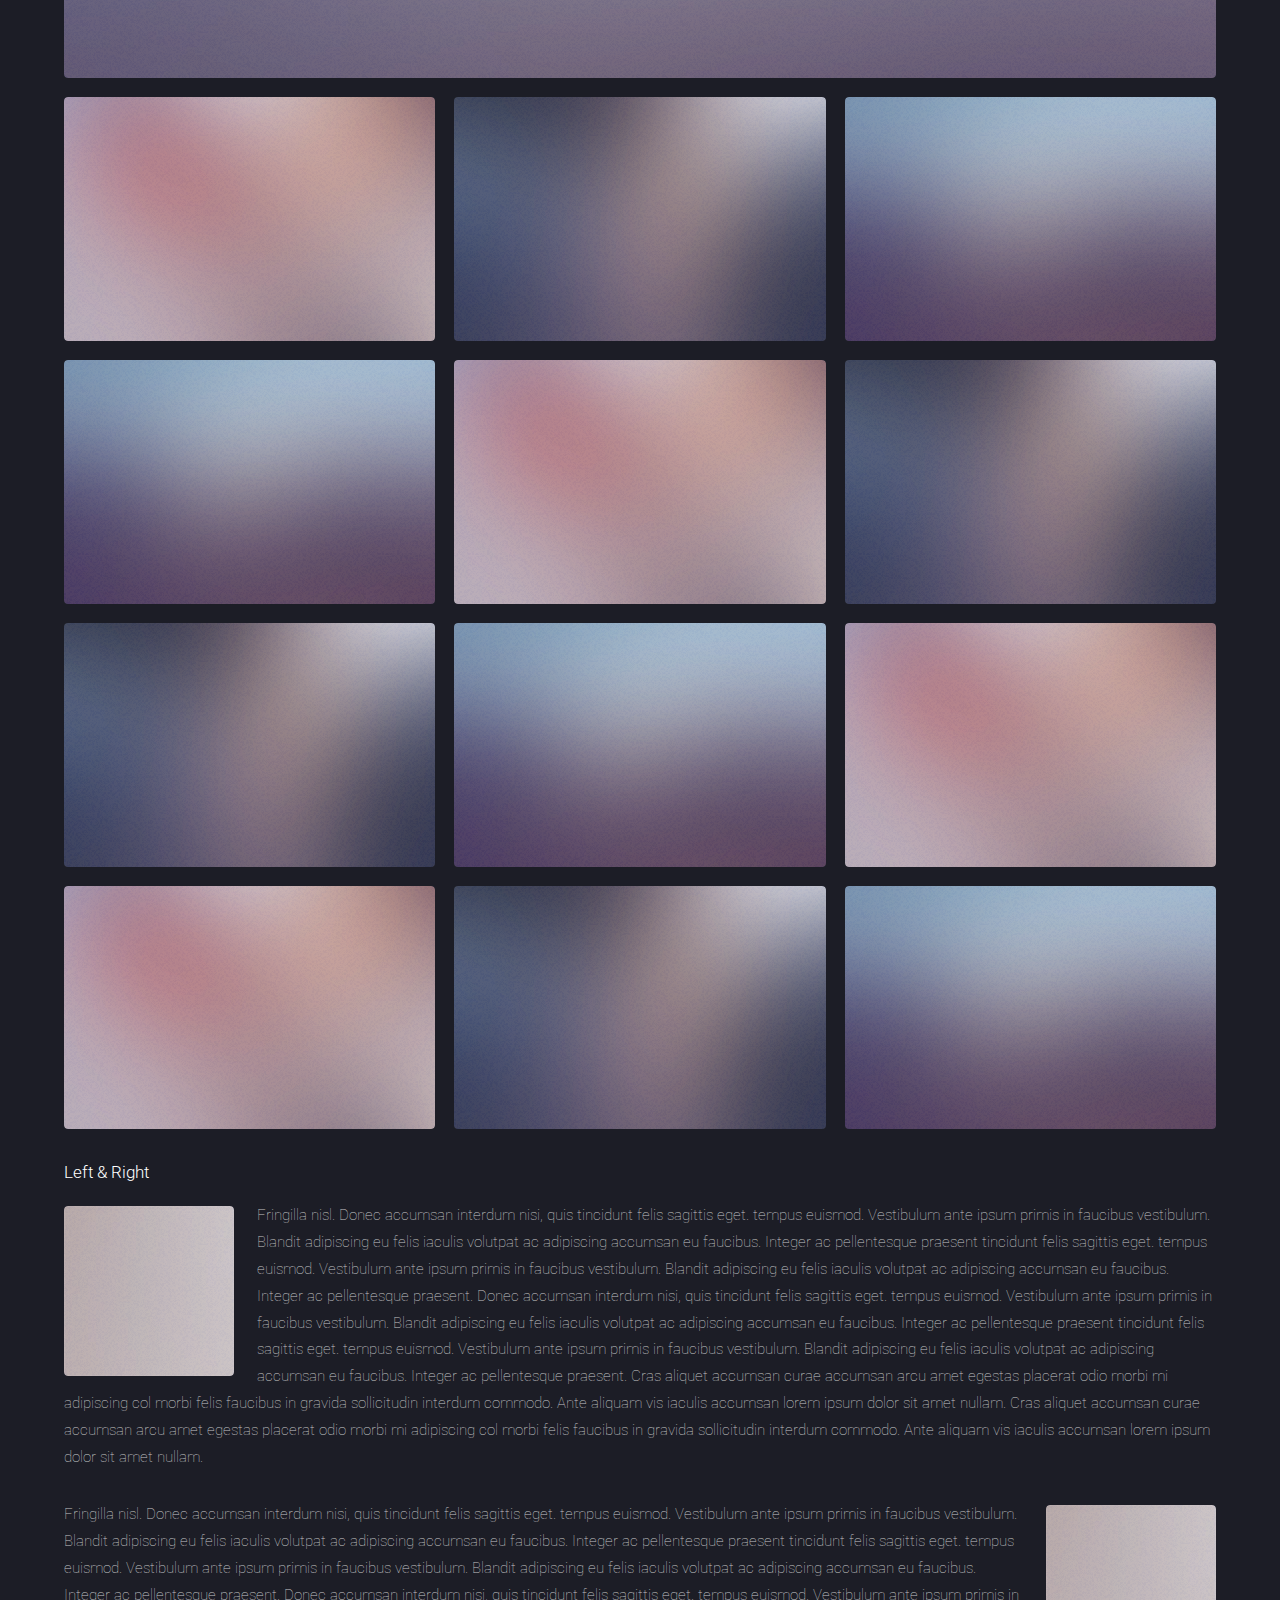
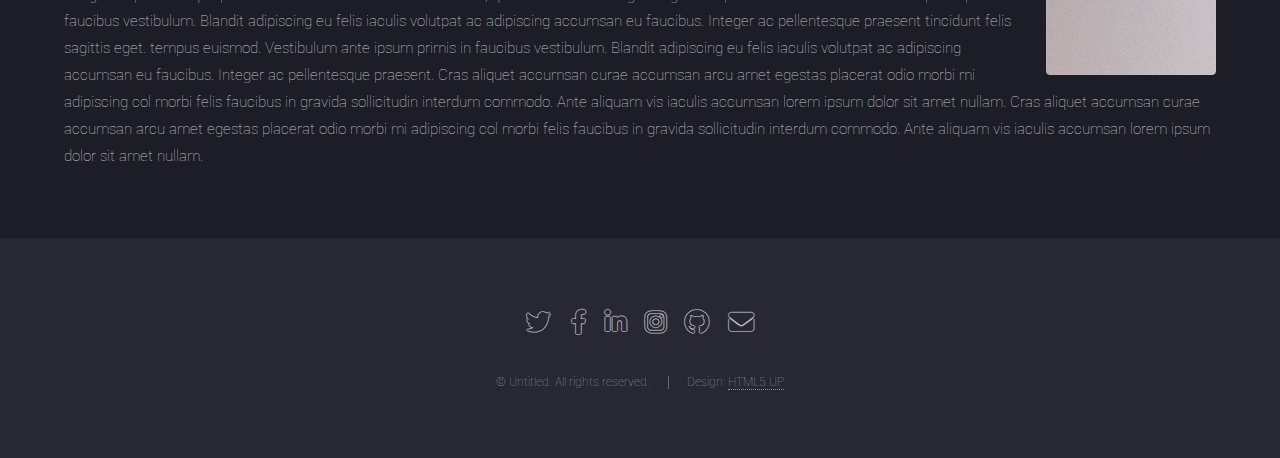
<file: elements.html>
<!DOCTYPE HTML>
<!--
	Landed by HTML5 UP
	html5up.net | @ajlkn
	Free for personal and commercial use under the CCA 3.0 license (html5up.net/license)
-->
<html>
	<head>
		<title>Elements - Landed by HTML5 UP</title>
		<meta charset="utf-8" />
		<meta name="viewport" content="width=device-width, initial-scale=1, user-scalable=no" />
		<link rel="stylesheet" href="assets/css/main.css" />
		<noscript><link rel="stylesheet" href="assets/css/noscript.css" /></noscript>
	</head>
	<body class="is-preload">
		<div id="page-wrapper">

			<!-- Header -->
				<header id="header">
					<h1 id="logo"><a href="index.html">Landed</a></h1>
					<nav id="nav">
						<ul>
							<li><a href="index.html">Home</a></li>
							<li>
								<a href="#">Layouts</a>
								<ul>
									<li><a href="left-sidebar.html">Left Sidebar</a></li>
									<li><a href="right-sidebar.html">Right Sidebar</a></li>
									<li><a href="no-sidebar.html">No Sidebar</a></li>
									<li>
										<a href="#">Submenu</a>
										<ul>
											<li><a href="#">Option 1</a></li>
											<li><a href="#">Option 2</a></li>
											<li><a href="#">Option 3</a></li>
											<li><a href="#">Option 4</a></li>
										</ul>
									</li>
								</ul>
							</li>
							<li><a href="elements.html">Elements</a></li>
							<li><a href="#" class="button primary">Sign Up</a></li>
						</ul>
					</nav>
				</header>

			<!-- Main -->
				<div id="main" class="wrapper style1">
					<div class="container">
						<header class="major">
							<h2>Elements</h2>
							<p>Ipsum dolor feugiat aliquam tempus sed magna lorem consequat accumsan</p>
						</header>

						<!-- Text -->
							<section>
								<h3>Text</h3>
								<p>This is <b>bold</b> and this is <strong>strong</strong>. This is <i>italic</i> and this is <em>emphasized</em>.
								This is <sup>superscript</sup> text and this is <sub>subscript</sub> text.
								This is <u>underlined</u> and this is code: <code>for (;;) { ... }</code>. Finally, <a href="#">this is a link</a>.</p>

								<hr />

								<header>
									<h3>Heading with a Subtitle</h3>
									<p>Lorem ipsum dolor sit amet nullam id egestas urna aliquam</p>
								</header>
								<p>Nunc lacinia ante nunc ac lobortis. Interdum adipiscing gravida odio porttitor sem non mi integer non faucibus ornare mi ut ante amet placerat aliquet. Volutpat eu sed ante lacinia sapien lorem accumsan varius montes viverra nibh in adipiscing blandit tempus accumsan.</p>
								<header>
									<h4>Heading with a Subtitle</h4>
									<p>Lorem ipsum dolor sit amet nullam id egestas urna aliquam</p>
								</header>
								<p>Nunc lacinia ante nunc ac lobortis. Interdum adipiscing gravida odio porttitor sem non mi integer non faucibus ornare mi ut ante amet placerat aliquet. Volutpat eu sed ante lacinia sapien lorem accumsan varius montes viverra nibh in adipiscing blandit tempus accumsan.</p>

								<hr />

								<h2>Heading Level 2</h2>
								<h3>Heading Level 3</h3>
								<h4>Heading Level 4</h4>
								<h5>Heading Level 5</h5>
								<h6>Heading Level 6</h6>

								<hr />

								<h4>Blockquote</h4>
								<blockquote>Fringilla nisl. Donec accumsan interdum nisi, quis tincidunt felis sagittis eget tempus euismod. Vestibulum ante ipsum primis in faucibus vestibulum. Blandit adipiscing eu felis iaculis volutpat ac adipiscing accumsan faucibus. Vestibulum ante ipsum primis in faucibus lorem ipsum dolor sit amet nullam adipiscing eu felis.</blockquote>

								<h4>Preformatted</h4>
								<pre><code>i = 0;

	while (!deck.isInOrder()) {
	    print 'Iteration ' + i;
	    deck.shuffle();
	    i++;
	}

	print 'It took ' + i + ' iterations to sort the deck.';
	</code></pre>
							</section>

						<!-- Lists -->
							<section>
								<h3>Lists</h3>
								<div class="row">
									<div class="col-6 col-12-xsmall">

										<h4>Unordered</h4>
										<ul>
											<li>Dolor pulvinar etiam magna etiam.</li>
											<li>Sagittis adipiscing lorem eleifend.</li>
											<li>Felis enim feugiat dolore viverra.</li>
										</ul>

										<h4>Alternate</h4>
										<ul class="alt">
											<li>Dolor pulvinar etiam magna etiam.</li>
											<li>Sagittis adipiscing lorem eleifend.</li>
											<li>Felis enim feugiat dolore viverra.</li>
											<li>Lobortis adipiscing condimentum lorem.</li>
											<li>Integer eleifend erat sed accumsan.</li>
										</ul>

									</div>
									<div class="col-6 col-12-xsmall">

										<h4>Ordered</h4>
										<ol>
											<li>Dolor pulvinar etiam magna etiam.</li>
											<li>Etiam vel felis at lorem sed viverra.</li>
											<li>Felis enim feugiat dolore viverra.</li>
											<li>Dolor pulvinar etiam magna etiam.</li>
											<li>Etiam vel felis at lorem sed viverra.</li>
											<li>Felis enim feugiat dolore viverra.</li>
										</ol>

										<h4>Icons</h4>
										<ul class="icons">
											<li><a href="#" class="icon brands fa-twitter"><span class="label">Twitter</span></a></li>
											<li><a href="#" class="icon brands fa-facebook-f"><span class="label">Facebook</span></a></li>
											<li><a href="#" class="icon brands fa-instagram"><span class="label">Instagram</span></a></li>
											<li><a href="#" class="icon brands fa-github"><span class="label">Github</span></a></li>
											<li><a href="#" class="icon brands fa-dribbble"><span class="label">Dribbble</span></a></li>
											<li><a href="#" class="icon brands fa-tumblr"><span class="label">Tumblr</span></a></li>
										</ul>
										<ul class="icons">
											<li><a href="#" class="icon brands alt fa-twitter"><span class="label">Twitter</span></a></li>
											<li><a href="#" class="icon brands alt fa-facebook-f"><span class="label">Facebook</span></a></li>
											<li><a href="#" class="icon brands alt fa-instagram"><span class="label">Instagram</span></a></li>
											<li><a href="#" class="icon brands alt fa-github"><span class="label">Github</span></a></li>
											<li><a href="#" class="icon brands alt fa-dribbble"><span class="label">Dribbble</span></a></li>
											<li><a href="#" class="icon brands alt fa-tumblr"><span class="label">Tumblr</span></a></li>
										</ul>

									</div>
								</div>

								<h4>Actions</h4>
								<ul class="actions">
									<li><a href="#" class="button primary">Default</a></li>
									<li><a href="#" class="button">Default</a></li>
								</ul>
								<ul class="actions small">
									<li><a href="#" class="button primary small">Small</a></li>
									<li><a href="#" class="button small">Small</a></li>
								</ul>
								<div class="row">
									<div class="col-3 col-6-medium col-12-xsmall">
										<ul class="actions stacked">
											<li><a href="#" class="button primary">Default</a></li>
											<li><a href="#" class="button">Default</a></li>
										</ul>
									</div>
									<div class="col-3 col-6-medium col-12-xsmall">
										<ul class="actions stacked">
											<li><a href="#" class="button primary small">Small</a></li>
											<li><a href="#" class="button small">Small</a></li>
										</ul>
									</div>
									<div class="col-3 col-6-medium col-12-xsmall">
										<ul class="actions stacked">
											<li><a href="#" class="button primary fit">Default</a></li>
											<li><a href="#" class="button fit">Default</a></li>
										</ul>
									</div>
									<div class="col-3 col-6-medium col-12-xsmall">
										<ul class="actions stacked">
											<li><a href="#" class="button primary small fit">Small</a></li>
											<li><a href="#" class="button small fit">Small</a></li>
										</ul>
									</div>
								</div>
							</section>

						<!-- Table -->
							<section>
								<h3>Table</h3>
								<h4>Default</h4>
								<div class="table-wrapper">
									<table>
										<thead>
											<tr>
												<th>Name</th>
												<th>Description</th>
												<th>Price</th>
											</tr>
										</thead>
										<tbody>
											<tr>
												<td>Item 1</td>
												<td>Ante turpis integer aliquet porttitor.</td>
												<td>29.99</td>
											</tr>
											<tr>
												<td>Item 2</td>
												<td>Vis ac commodo adipiscing arcu aliquet.</td>
												<td>19.99</td>
											</tr>
											<tr>
												<td>Item 3</td>
												<td> Morbi faucibus arcu accumsan lorem.</td>
												<td>29.99</td>
											</tr>
											<tr>
												<td>Item 4</td>
												<td>Vitae integer tempus condimentum.</td>
												<td>19.99</td>
											</tr>
											<tr>
												<td>Item 5</td>
												<td>Ante turpis integer aliquet porttitor.</td>
												<td>29.99</td>
											</tr>
										</tbody>
										<tfoot>
											<tr>
												<td colspan="2"></td>
												<td>100.00</td>
											</tr>
										</tfoot>
									</table>
								</div>
								<h4>Alternate</h4>
								<div class="table-wrapper">
									<table class="alt">
										<thead>
											<tr>
												<th>Name</th>
												<th>Description</th>
												<th>Price</th>
											</tr>
										</thead>
										<tbody>
											<tr>
												<td>Item 1</td>
												<td>Ante turpis integer aliquet porttitor.</td>
												<td>29.99</td>
											</tr>
											<tr>
												<td>Item 2</td>
												<td>Vis ac commodo adipiscing arcu aliquet.</td>
												<td>19.99</td>
											</tr>
											<tr>
												<td>Item 3</td>
												<td> Morbi faucibus arcu accumsan lorem.</td>
												<td>29.99</td>
											</tr>
											<tr>
												<td>Item 4</td>
												<td>Vitae integer tempus condimentum.</td>
												<td>19.99</td>
											</tr>
											<tr>
												<td>Item 5</td>
												<td>Ante turpis integer aliquet porttitor.</td>
												<td>29.99</td>
											</tr>
										</tbody>
										<tfoot>
											<tr>
												<td colspan="2"></td>
												<td>100.00</td>
											</tr>
										</tfoot>
									</table>
								</div>
							</section>

						<!-- Buttons -->
							<section>
								<h3>Buttons</h3>
								<ul class="actions">
									<li><a href="#" class="button primary">Primary</a></li>
									<li><a href="#" class="button">Default</a></li>
								</ul>
								<ul class="actions">
									<li><a href="#" class="button primary large">Large</a></li>
									<li><a href="#" class="button">Default</a></li>
									<li><a href="#" class="button small">Default</a></li>
								</ul>
								<div class="row">
									<div class="col-6 col-12-xsmall">
										<ul class="actions fit">
											<li><a href="#" class="button primary fit">Fit</a></li>
											<li><a href="#" class="button fit">Fit</a></li>
										</ul>
									</div>
									<div class="col-6 col-12-xsmall">
										<ul class="actions fit small">
											<li><a href="#" class="button primary fit small">Fit + Small</a></li>
											<li><a href="#" class="button fit small">Fit + Small</a></li>
										</ul>
									</div>
								</div>
								<ul class="actions">
									<li><a href="#" class="button primary icon solid fa-download">Icon</a></li>
									<li><a href="#" class="button icon solid fa-download">Icon</a></li>
								</ul>
								<ul class="actions">
									<li><span class="button primary disabled">Primary</span></li>
									<li><span class="button disabled">Default</span></li>
								</ul>
							</section>

						<!-- Form -->
							<section>
								<h3>Form</h3>
								<form method="post" action="#">
									<div class="row gtr-uniform gtr-50">
										<div class="col-6 col-12-xsmall">
											<input type="text" name="name" id="name" value="" placeholder="Name" />
										</div>
										<div class="col-6 col-12-xsmall">
											<input type="email" name="email" id="email" value="" placeholder="Email" />
										</div>
										<div class="col-12">
											<select name="category" id="category">
												<option value="">- Category -</option>
												<option value="1">Manufacturing</option>
												<option value="1">Shipping</option>
												<option value="1">Administration</option>
												<option value="1">Human Resources</option>
											</select>
										</div>
										<div class="col-4 col-12-medium">
											<input type="radio" id="priority-low" name="priority" checked>
											<label for="priority-low">Low Priority</label>
										</div>
										<div class="col-4 col-12-medium">
											<input type="radio" id="priority-normal" name="priority">
											<label for="priority-normal">Normal Priority</label>
										</div>
										<div class="col-4 col-12-medium">
											<input type="radio" id="priority-high" name="priority">
											<label for="priority-high">High Priority</label>
										</div>
										<div class="col-6 col-12-medium">
											<input type="checkbox" id="copy" name="copy">
											<label for="copy">Email me a copy of this message</label>
										</div>
										<div class="col-6 col-12-medium">
											<input type="checkbox" id="human" name="human" checked>
											<label for="human">I am a human and not a robot</label>
										</div>
										<div class="col-12">
											<textarea name="message" id="message" placeholder="Enter your message" rows="6"></textarea>
										</div>
										<div class="col-12">
											<ul class="actions">
												<li><input type="submit" value="Send Message" class="primary" /></li>
												<li><input type="reset" value="Reset" /></li>
											</ul>
										</div>
									</div>
								</form>
							</section>

						<!-- Image -->
							<section>
								<h3>Image</h3>
								<h4>Fit</h4>
								<div class="box alt">
									<div class="row gtr-50 gtr-uniform">
										<div class="col-12"><span class="image fit"><img src="images/pic07.jpg" alt="" /></span></div>
										<div class="col-4 col-6-xsmall"><span class="image fit"><img src="images/pic02.jpg" alt="" /></span></div>
										<div class="col-4 col-6-xsmall"><span class="image fit"><img src="images/pic03.jpg" alt="" /></span></div>
										<div class="col-4 col-6-xsmall"><span class="image fit"><img src="images/pic04.jpg" alt="" /></span></div>
										<div class="col-4 col-6-xsmall"><span class="image fit"><img src="images/pic04.jpg" alt="" /></span></div>
										<div class="col-4 col-6-xsmall"><span class="image fit"><img src="images/pic02.jpg" alt="" /></span></div>
										<div class="col-4 col-6-xsmall"><span class="image fit"><img src="images/pic03.jpg" alt="" /></span></div>
										<div class="col-4 col-6-xsmall"><span class="image fit"><img src="images/pic03.jpg" alt="" /></span></div>
										<div class="col-4 col-6-xsmall"><span class="image fit"><img src="images/pic04.jpg" alt="" /></span></div>
										<div class="col-4 col-6-xsmall"><span class="image fit"><img src="images/pic02.jpg" alt="" /></span></div>
										<div class="col-4 col-6-xsmall"><span class="image fit"><img src="images/pic02.jpg" alt="" /></span></div>
										<div class="col-4 col-6-xsmall"><span class="image fit"><img src="images/pic03.jpg" alt="" /></span></div>
										<div class="col-4 col-6-xsmall"><span class="image fit"><img src="images/pic04.jpg" alt="" /></span></div>
									</div>
								</div>

								<h4>Left &amp; Right</h4>
								<p><span class="image left"><img src="images/pic08.jpg" alt="" /></span>Fringilla nisl. Donec accumsan interdum nisi, quis tincidunt felis sagittis eget. tempus euismod. Vestibulum ante ipsum primis in faucibus vestibulum. Blandit adipiscing eu felis iaculis volutpat ac adipiscing accumsan eu faucibus. Integer ac pellentesque praesent tincidunt felis sagittis eget. tempus euismod. Vestibulum ante ipsum primis in faucibus vestibulum. Blandit adipiscing eu felis iaculis volutpat ac adipiscing accumsan eu faucibus. Integer ac pellentesque praesent. Donec accumsan interdum nisi, quis tincidunt felis sagittis eget. tempus euismod. Vestibulum ante ipsum primis in faucibus vestibulum. Blandit adipiscing eu felis iaculis volutpat ac adipiscing accumsan eu faucibus. Integer ac pellentesque praesent tincidunt felis sagittis eget. tempus euismod. Vestibulum ante ipsum primis in faucibus vestibulum. Blandit adipiscing eu felis iaculis volutpat ac adipiscing accumsan eu faucibus. Integer ac pellentesque praesent. Cras aliquet accumsan curae accumsan arcu amet egestas placerat odio morbi mi adipiscing col morbi felis faucibus in gravida sollicitudin interdum commodo. Ante aliquam vis iaculis accumsan lorem ipsum dolor sit amet nullam. Cras aliquet accumsan curae accumsan arcu amet egestas placerat odio morbi mi adipiscing col morbi felis faucibus in gravida sollicitudin interdum commodo. Ante aliquam vis iaculis accumsan lorem ipsum dolor sit amet nullam.</p>
								<p><span class="image right"><img src="images/pic08.jpg" alt="" /></span>Fringilla nisl. Donec accumsan interdum nisi, quis tincidunt felis sagittis eget. tempus euismod. Vestibulum ante ipsum primis in faucibus vestibulum. Blandit adipiscing eu felis iaculis volutpat ac adipiscing accumsan eu faucibus. Integer ac pellentesque praesent tincidunt felis sagittis eget. tempus euismod. Vestibulum ante ipsum primis in faucibus vestibulum. Blandit adipiscing eu felis iaculis volutpat ac adipiscing accumsan eu faucibus. Integer ac pellentesque praesent. Donec accumsan interdum nisi, quis tincidunt felis sagittis eget. tempus euismod. Vestibulum ante ipsum primis in faucibus vestibulum. Blandit adipiscing eu felis iaculis volutpat ac adipiscing accumsan eu faucibus. Integer ac pellentesque praesent tincidunt felis sagittis eget. tempus euismod. Vestibulum ante ipsum primis in faucibus vestibulum. Blandit adipiscing eu felis iaculis volutpat ac adipiscing accumsan eu faucibus. Integer ac pellentesque praesent. Cras aliquet accumsan curae accumsan arcu amet egestas placerat odio morbi mi adipiscing col morbi felis faucibus in gravida sollicitudin interdum commodo. Ante aliquam vis iaculis accumsan lorem ipsum dolor sit amet nullam. Cras aliquet accumsan curae accumsan arcu amet egestas placerat odio morbi mi adipiscing col morbi felis faucibus in gravida sollicitudin interdum commodo. Ante aliquam vis iaculis accumsan lorem ipsum dolor sit amet nullam.</p>
							</section>

					</div>
				</div>

			<!-- Footer -->
				<footer id="footer">
					<ul class="icons">
						<li><a href="#" class="icon brands alt fa-twitter"><span class="label">Twitter</span></a></li>
						<li><a href="#" class="icon brands alt fa-facebook-f"><span class="label">Facebook</span></a></li>
						<li><a href="#" class="icon brands alt fa-linkedin-in"><span class="label">LinkedIn</span></a></li>
						<li><a href="#" class="icon brands alt fa-instagram"><span class="label">Instagram</span></a></li>
						<li><a href="#" class="icon brands alt fa-github"><span class="label">GitHub</span></a></li>
						<li><a href="#" class="icon solid alt fa-envelope"><span class="label">Email</span></a></li>
					</ul>
					<ul class="copyright">
						<li>&copy; Untitled. All rights reserved.</li><li>Design: <a href="http://html5up.net">HTML5 UP</a></li>
					</ul>
				</footer>

		</div>

		<!-- Scripts -->
			<script src="assets/js/jquery.min.js"></script>
			<script src="assets/js/jquery.scrolly.min.js"></script>
			<script src="assets/js/jquery.dropotron.min.js"></script>
			<script src="assets/js/jquery.scrollex.min.js"></script>
			<script src="assets/js/browser.min.js"></script>
			<script src="assets/js/breakpoints.min.js"></script>
			<script src="assets/js/util.js"></script>
			<script src="assets/js/main.js"></script>

	</body>
</html>
</file>
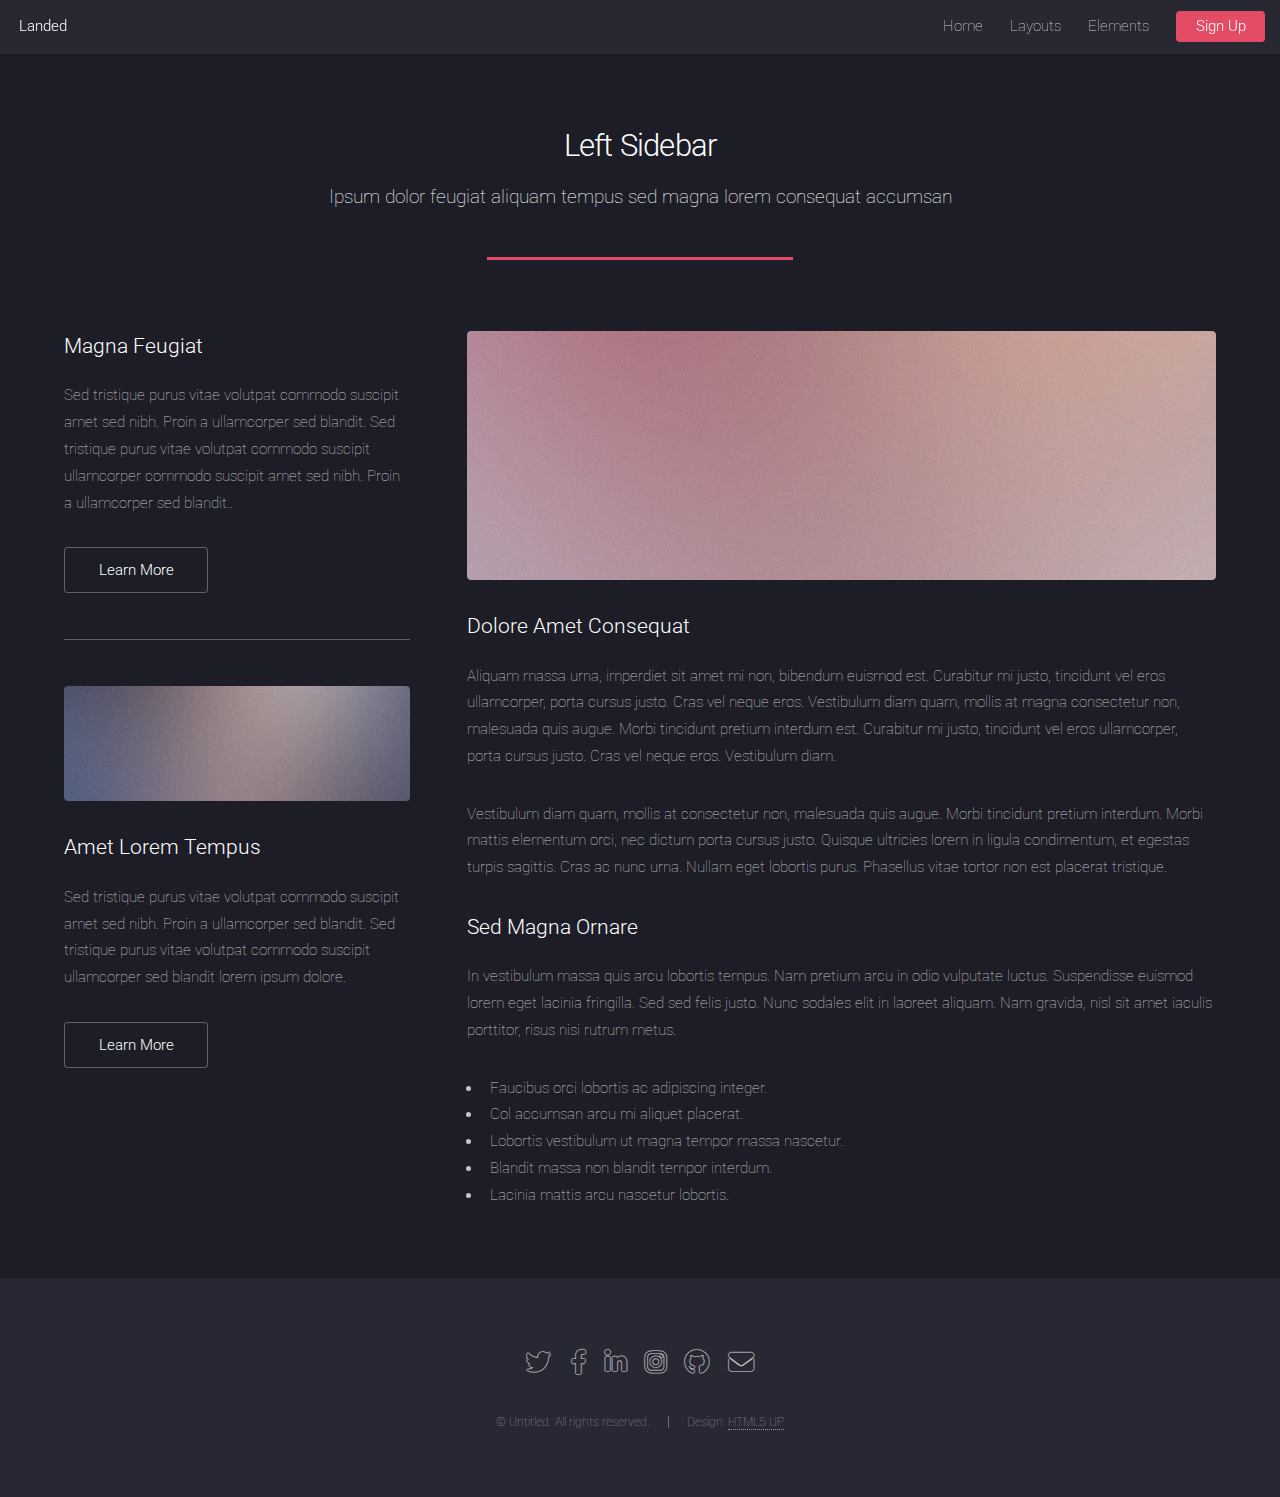
<file: left-sidebar (copy).html>
<!DOCTYPE HTML>
<!--
	Landed by HTML5 UP
	html5up.net | @ajlkn
	Free for personal and commercial use under the CCA 3.0 license (html5up.net/license)
-->
<html>
	<head>
		<title>Left Sidebar - Landed by HTML5 UP</title>
		<meta charset="utf-8" />
		<meta name="viewport" content="width=device-width, initial-scale=1, user-scalable=no" />
		<link rel="stylesheet" href="assets/css/main.css" />
		<noscript><link rel="stylesheet" href="assets/css/noscript.css" /></noscript>
	</head>
	<body class="is-preload">
		<div id="page-wrapper">

			<!-- Header -->
				<header id="header">
					<h1 id="logo"><a href="index.html">Landed</a></h1>
					<nav id="nav">
						<ul>
							<li><a href="index.html">Home</a></li>
							<li>
								<a href="#">Layouts</a>
								<ul>
									<li><a href="left-sidebar.html">Left Sidebar</a></li>
									<li><a href="right-sidebar.html">Right Sidebar</a></li>
									<li><a href="no-sidebar.html">No Sidebar</a></li>
									<li>
										<a href="#">Submenu</a>
										<ul>
											<li><a href="#">Option 1</a></li>
											<li><a href="#">Option 2</a></li>
											<li><a href="#">Option 3</a></li>
											<li><a href="#">Option 4</a></li>
										</ul>
									</li>
								</ul>
							</li>
							<li><a href="elements.html">Elements</a></li>
							<li><a href="#" class="button primary">Sign Up</a></li>
						</ul>
					</nav>
				</header>

			<!-- Main -->
				<div id="main" class="wrapper style1">
					<div class="container">
						<header class="major">
							<h2>Left Sidebar</h2>
							<p>Ipsum dolor feugiat aliquam tempus sed magna lorem consequat accumsan</p>
						</header>
						<div class="row gtr-150">
							<div class="col-4 col-12-medium">

								<!-- Sidebar -->
									<section id="sidebar">
										<section>
											<h3>Magna Feugiat</h3>
											<p>Sed tristique purus vitae volutpat commodo suscipit amet sed nibh. Proin a ullamcorper sed blandit. Sed tristique purus vitae volutpat commodo suscipit ullamcorper commodo suscipit amet sed nibh. Proin a ullamcorper sed blandit..</p>
											<footer>
												<ul class="actions">
													<li><a href="#" class="button">Learn More</a></li>
												</ul>
											</footer>
										</section>
										<hr />
										<section>
											<a href="#" class="image fit"><img src="images/pic06.jpg" alt="" /></a>
											<h3>Amet Lorem Tempus</h3>
											<p>Sed tristique purus vitae volutpat commodo suscipit amet sed nibh. Proin a ullamcorper sed blandit. Sed tristique purus vitae volutpat commodo suscipit ullamcorper sed blandit lorem ipsum dolore.</p>
											<footer>
												<ul class="actions">
													<li><a href="#" class="button">Learn More</a></li>
												</ul>
											</footer>
										</section>
									</section>

							</div>
							<div class="col-8 col-12-medium imp-medium">

								<!-- Content -->
									<section id="content">
										<a href="#" class="image fit"><img src="images/pic05.jpg" alt="" /></a>
										<h3>Dolore Amet Consequat</h3>
										<p>Aliquam massa urna, imperdiet sit amet mi non, bibendum euismod est. Curabitur mi justo, tincidunt vel eros ullamcorper, porta cursus justo. Cras vel neque eros. Vestibulum diam quam, mollis at magna consectetur non, malesuada quis augue. Morbi tincidunt pretium interdum est. Curabitur mi justo, tincidunt vel eros ullamcorper, porta cursus justo. Cras vel neque eros. Vestibulum diam.</p>
										<p>Vestibulum diam quam, mollis at consectetur non, malesuada quis augue. Morbi tincidunt pretium interdum. Morbi mattis elementum orci, nec dictum porta cursus justo. Quisque ultricies lorem in ligula condimentum, et egestas turpis sagittis. Cras ac nunc urna. Nullam eget lobortis purus. Phasellus vitae tortor non est placerat tristique.</p>
										<h3>Sed Magna Ornare</h3>
										<p>In vestibulum massa quis arcu lobortis tempus. Nam pretium arcu in odio vulputate luctus. Suspendisse euismod lorem eget lacinia fringilla. Sed sed felis justo. Nunc sodales elit in laoreet aliquam. Nam gravida, nisl sit amet iaculis porttitor, risus nisi rutrum metus.</p>
										<ul>
											<li>Faucibus orci lobortis ac adipiscing integer.</li>
											<li>Col accumsan arcu mi aliquet placerat.</li>
											<li>Lobortis vestibulum ut magna tempor massa nascetur.</li>
											<li>Blandit massa non blandit tempor interdum.</li>
											<li>Lacinia mattis arcu nascetur lobortis.</li>
										</ul>
									</section>

							</div>
						</div>
					</div>
				</div>

			<!-- Footer -->
				<footer id="footer">
					<ul class="icons">
						<li><a href="#" class="icon brands alt fa-twitter"><span class="label">Twitter</span></a></li>
						<li><a href="#" class="icon brands alt fa-facebook-f"><span class="label">Facebook</span></a></li>
						<li><a href="#" class="icon brands alt fa-linkedin-in"><span class="label">LinkedIn</span></a></li>
						<li><a href="#" class="icon brands alt fa-instagram"><span class="label">Instagram</span></a></li>
						<li><a href="#" class="icon brands alt fa-github"><span class="label">GitHub</span></a></li>
						<li><a href="#" class="icon solid alt fa-envelope"><span class="label">Email</span></a></li>
					</ul>
					<ul class="copyright">
						<li>&copy; Untitled. All rights reserved.</li><li>Design: <a href="http://html5up.net">HTML5 UP</a></li>
					</ul>
				</footer>

		</div>

		<!-- Scripts -->
			<script src="assets/js/jquery.min.js"></script>
			<script src="assets/js/jquery.scrolly.min.js"></script>
			<script src="assets/js/jquery.dropotron.min.js"></script>
			<script src="assets/js/jquery.scrollex.min.js"></script>
			<script src="assets/js/browser.min.js"></script>
			<script src="assets/js/breakpoints.min.js"></script>
			<script src="assets/js/util.js"></script>
			<script src="assets/js/main.js"></script>

	</body>
</html>
</file>
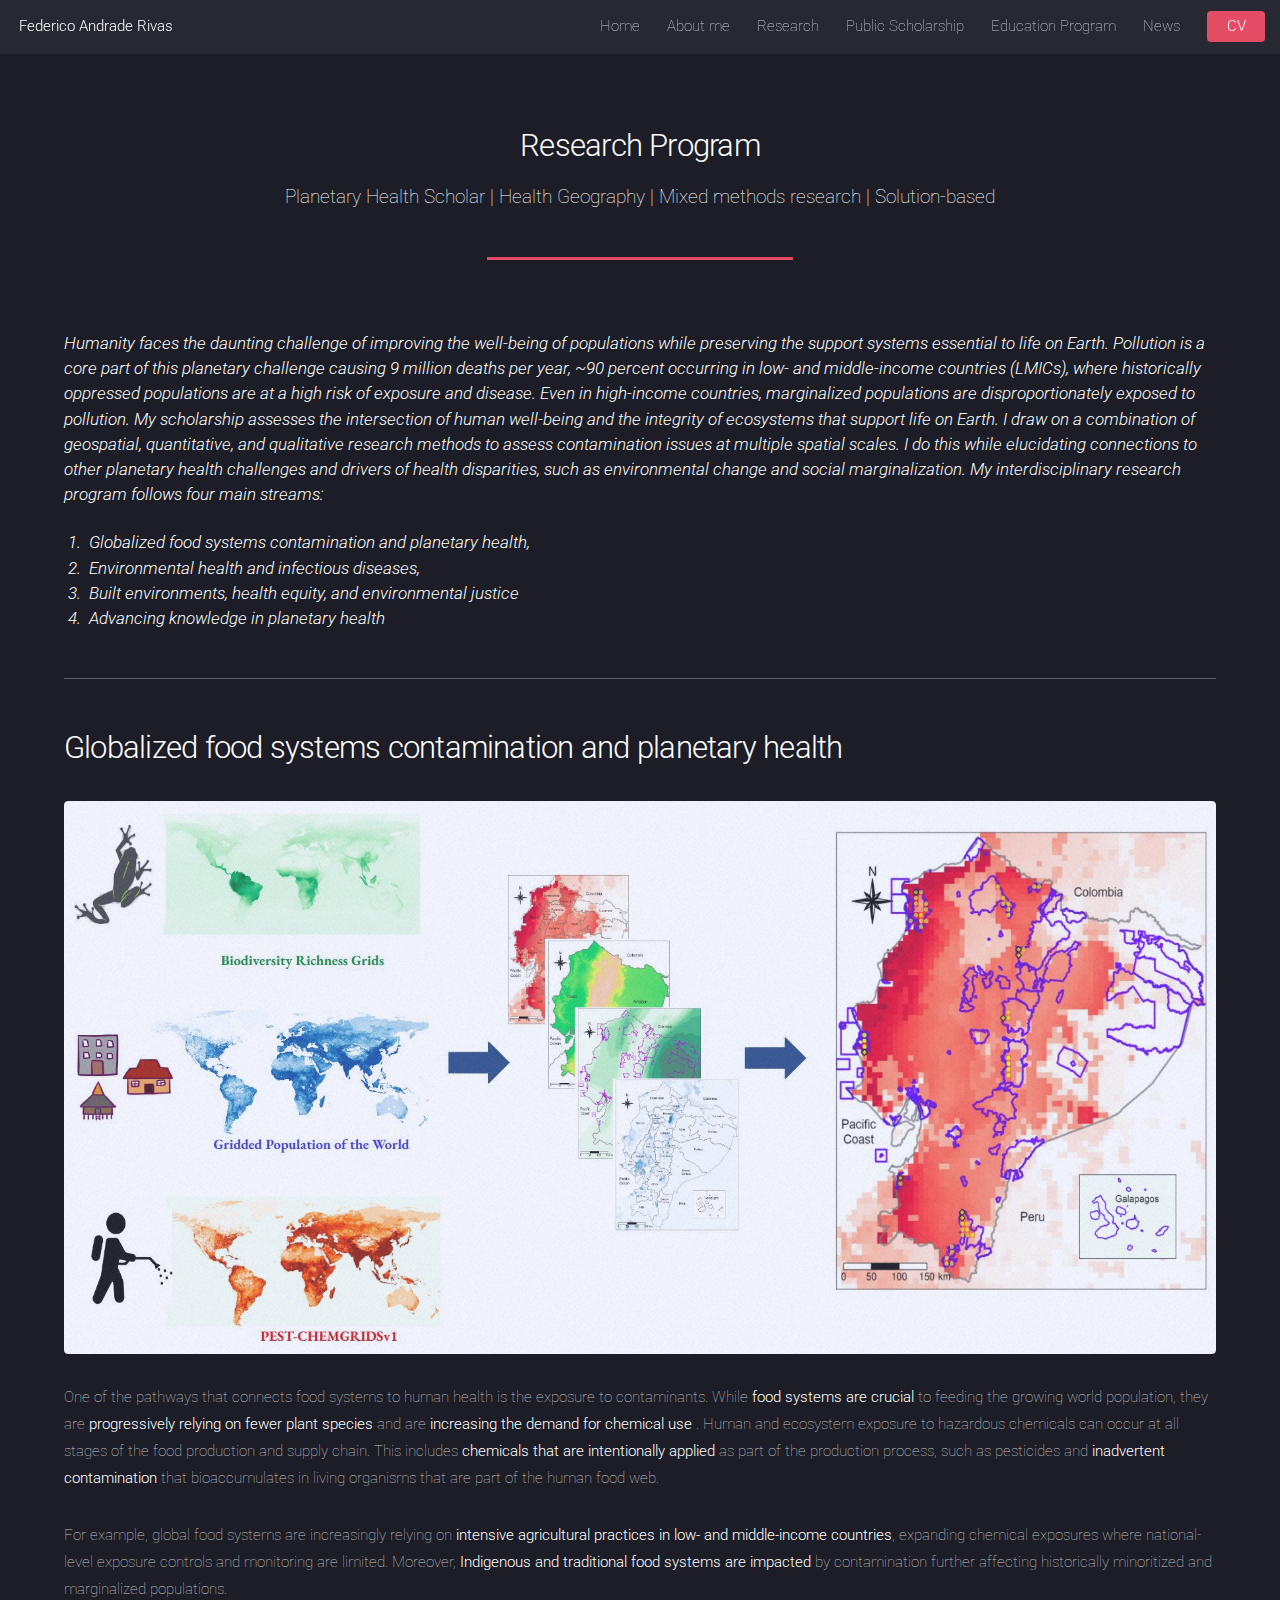
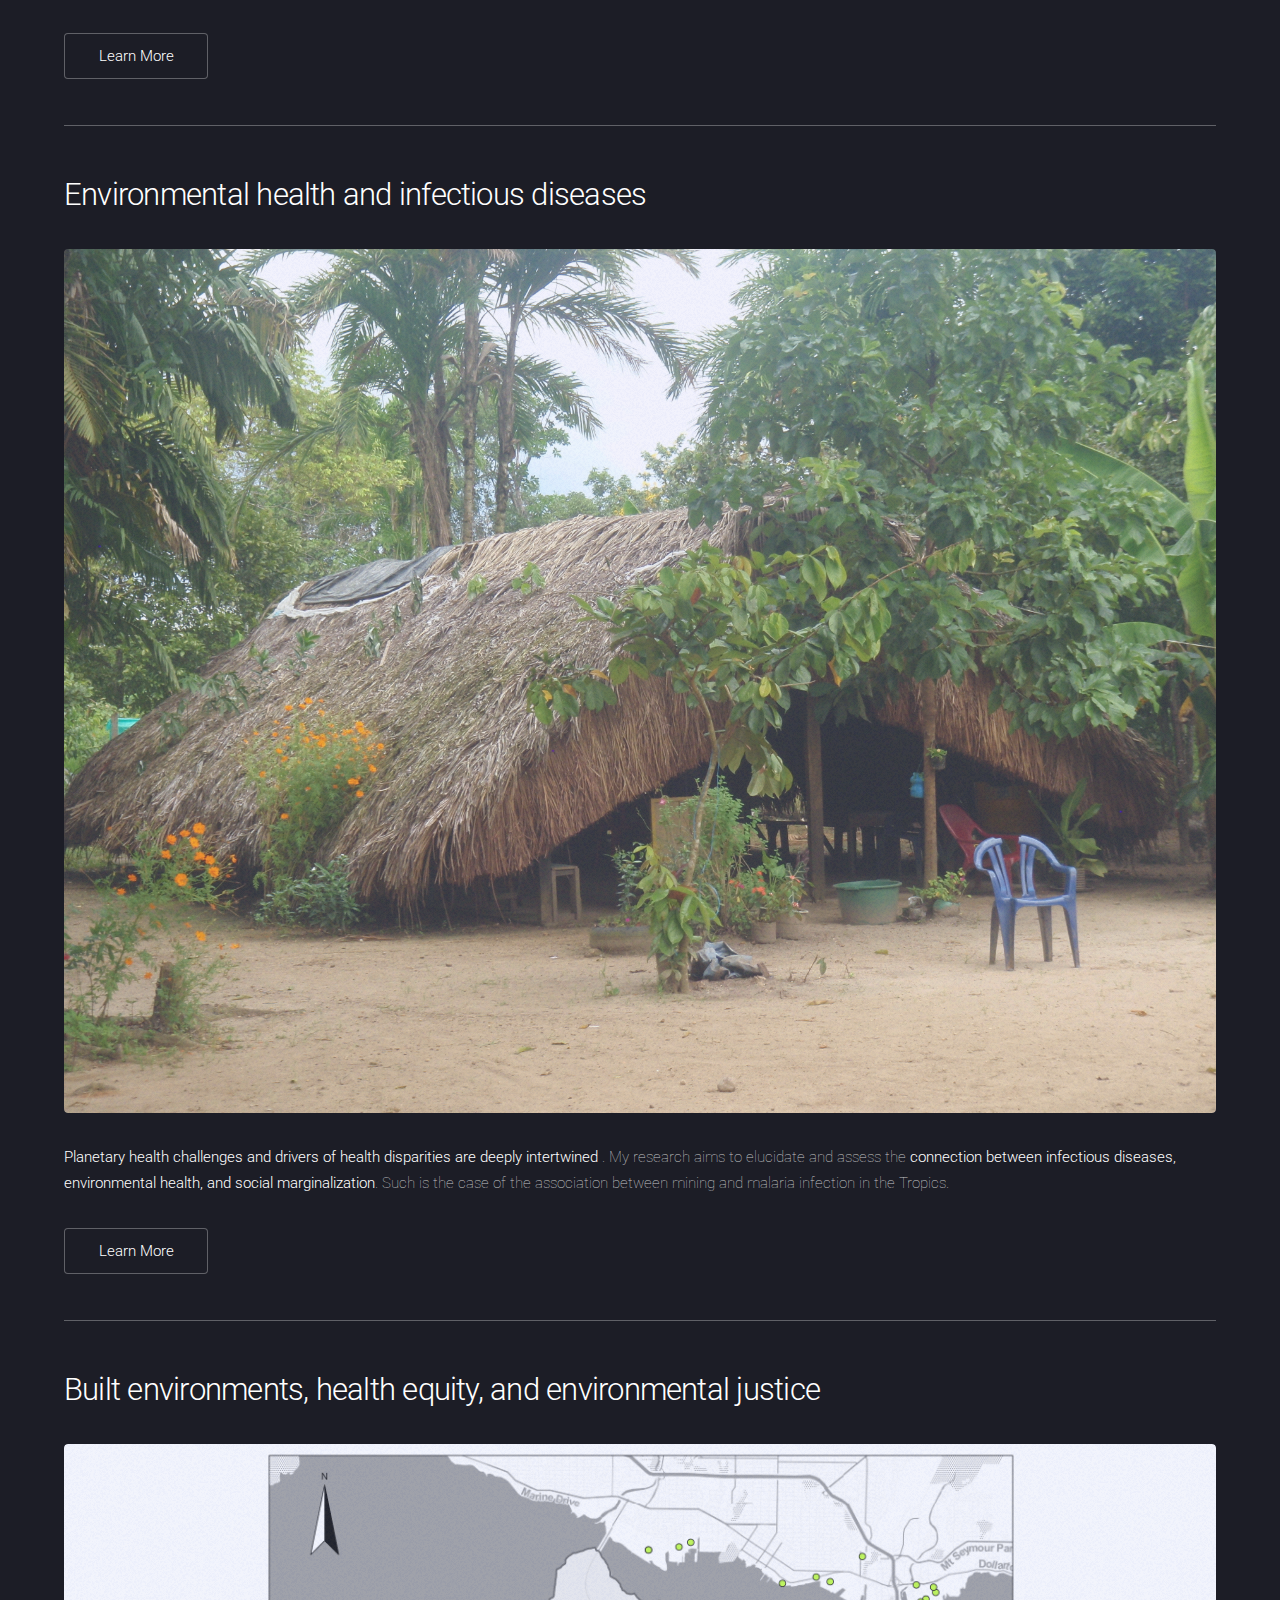
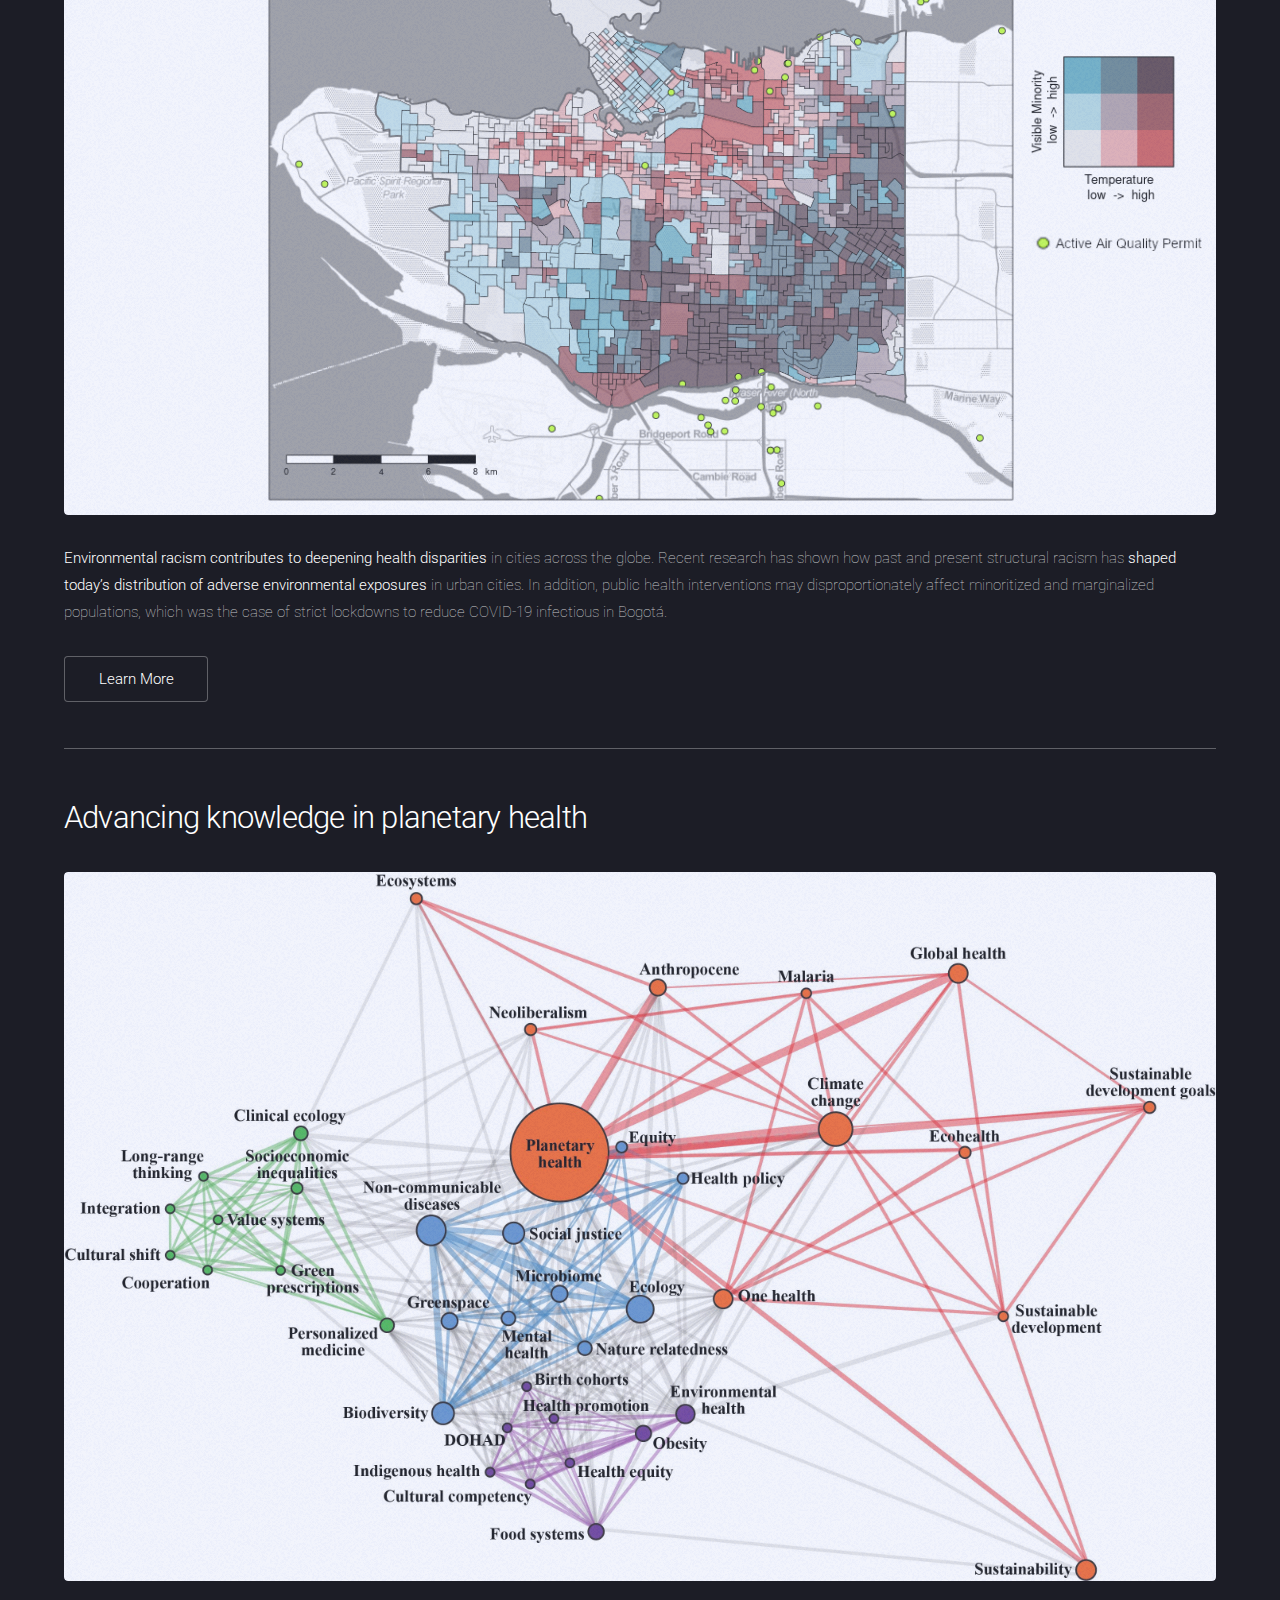
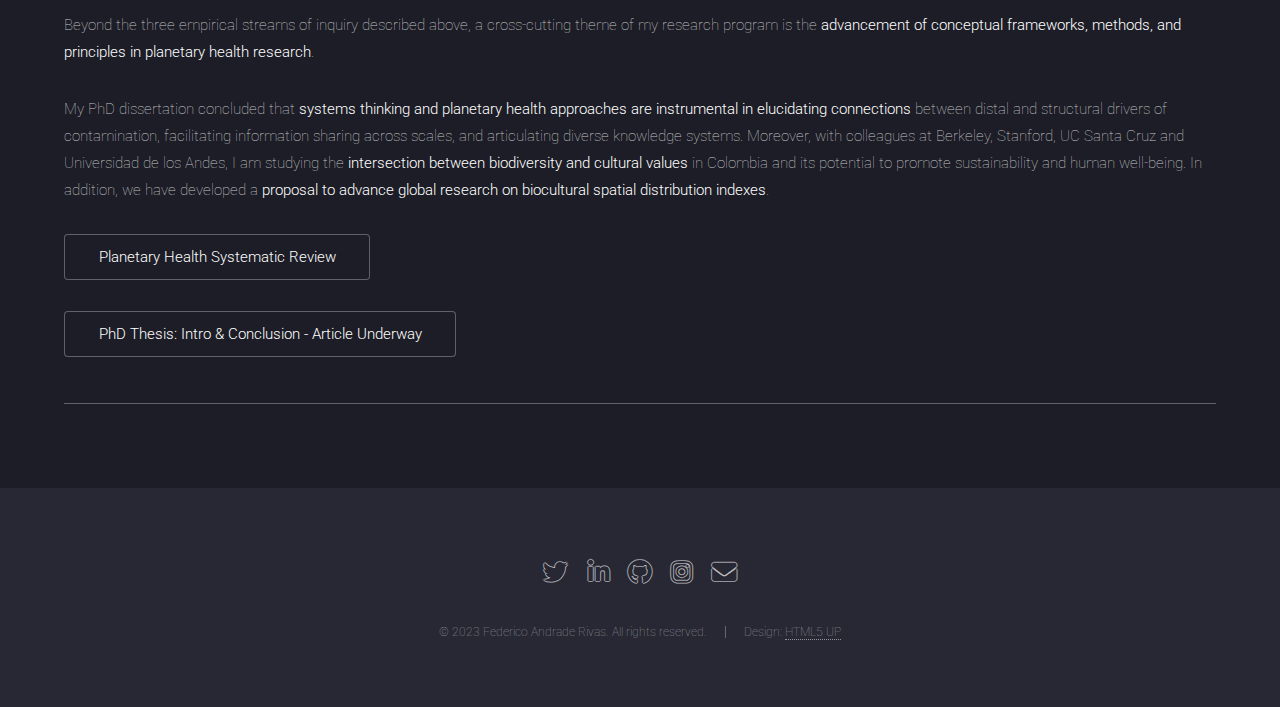
<file: research.html>
<!DOCTYPE HTML>
<!--
	Landed by HTML5 UP
	html5up.net | @ajlkn
	Free for personal and commercial use under the CCA 3.0 license (html5up.net/license)
-->
<html>
	<head>
		<title>Research - Federico Andrade-Rivas</title>
		<meta charset="utf-8" />
		<meta name="viewport" content="width=device-width, initial-scale=1, user-scalable=no" />
		<link rel="stylesheet" href="assets/css/main.css" />
		<noscript><link rel="stylesheet" href="assets/css/noscript.css" /></noscript>
	</head>
	<body class="is-preload">
		<div id="page-wrapper">

			<!-- Header -->
				<header id="header">
					<h1 id="logo"><a href="index.html">Federico Andrade Rivas</a></h1>
					<nav id="nav">
						<ul>
							<li><a href="index.html">Home</a></li>
							<li><a href="aboutMe.html">About me</a></li>
							<li><a href="research.html">Research</a>
							<ul>
									<li><a href="research_GlobFood.html">Globalized food systems contamination and planetary health</a></li>
									<li><a href="research_EnvInfect.html">Environmental health and infectious diseases</a></li>
									<li><a href="research_Envjustice.html">Built environments, health equity, and environmental justice</a></li>
									<li><a href="research_AdvancingPH.html">Advancing knowledge in planetary health</a></li>
							</ul>
							</li>
							<li><a href="publicScholar.html">Public Scholarship</a></li>
							<li><a href="edu_prog.html">Education Program</a></li>
							<li><a href="index.html#four">News</a></li>
							<li><a href="Files/CV_FAR.pdf" target="_blank" class="button primary">CV</a></li>
						</ul>
					</nav>
				</header>

			<!-- Main -->
				<div id="main" class="wrapper style1">
					<div class="container">
						<header class="major">
							<h2>Research Program</h2>
							<p>Planetary Health Scholar | Health Geography | Mixed methods research | Solution-based</p>
						</header>
						
						<!-- Content -->
							<section id="content">
								 <a id ="intro">
					            <h4> <strong><i>Humanity faces the daunting challenge of improving the well-being of populations while preserving the support systems essential to life on Earth. Pollution is a core part of this planetary challenge causing 9 million deaths
												per year, ~90 percent occurring in low- and middle-income countries (LMICs), where historically oppressed populations are at a high risk of exposure and disease. Even in high-income countries, marginalized populations are
												disproportionately exposed to pollution. My scholarship assesses the intersection of human well-being and the integrity of ecosystems that support life on Earth. I draw on a combination of geospatial, quantitative, and qualitative research
												methods to assess contamination issues at multiple spatial scales. I do this while elucidating connections to other planetary health challenges and drivers of health disparities, such as environmental change and social marginalization. My interdisciplinary research program follows four main streams:
										<h3> </h3> <!-- to create a space I placed a blank title instead --> 
										<ol>
											<li>Globalized food systems contamination and planetary health,</li>
											<li>Environmental health and infectious diseases,</li>
											<li>Built environments, health equity, and environmental justice</li>
											<li>Advancing knowledge in planetary health</li>
										</ol>
									         </i></strong></h4>
								 <hr />
											 
								<a id ="global_food">
								<h2>Globalized food systems contamination and planetary health</h2>
								<a href="research_GlobFood.html" class="image fit"><img src="images/overlay_ecuador.jpg" alt="" /></a>
								<p>One of the pathways that connects food systems to human health is the exposure to contaminants. While <b>food systems are crucial</b> to feeding the growing world population, they are <b>progressively relying on fewer plant species</b> and are <b>increasing the demand for chemical use </b>. 
									Human and ecosystem exposure to hazardous chemicals can occur at all stages of the food production and supply chain. This includes <b>chemicals that are intentionally applied</b> as part of the production process, such as pesticides and <b>inadvertent contamination</b> that bioaccumulates in living organisms that are part of the human food web.</p>
								<p> For example, global food systems are increasingly relying on <b>intensive agricultural practices in low- and middle-income countries</b>, expanding chemical exposures where national-level exposure controls and monitoring are limited. 
									Moreover, <b>Indigenous and traditional food systems are impacted</b> by contamination further affecting historically minoritized and marginalized populations.</p>	
								
							
								<ul class="actions">
													<li><a href="research_GlobFood.html" class="button">Learn More</a></li>
												</ul>
										<hr />
										
								<a id ="env_infec">
								<h2>Environmental health and infectious diseases</h2>
								<a href="research_EnvInfect.html" class="image fit"><img src="images/maloka.jpg" alt="" /></a>
								<p><b>Planetary health challenges and drivers of health disparities are deeply intertwined </b>. My research aims to elucidate and assess the <b>connection between infectious diseases, environmental health, and social marginalization</b>. 
									Such is the case of the association between mining and malaria infection in the Tropics.</p>
								
								
								<ul class="actions">
													<li><a href="research_EnvInfect.html" class="button">Learn More</a></li>
												</ul>
										<hr />
								

								<a id ="built_justice">
								<h2>Built environments, health equity, and environmental justice</h2>
								<a href="research_Envjustice.html" class="image fit"><img src="images/Vis_Temp_Ind.jpg" alt="" /></a>
								<p><b>Environmental racism contributes to deepening health disparities</b> in cities across the globe. Recent research has shown how past and present structural racism has <b>shaped today’s distribution of adverse environmental exposures</b> in urban cities. In addition, public health interventions may
									disproportionately affect minoritized and marginalized populations, which was the case of strict lockdowns to reduce COVID-19 infectious in Bogotá.</p>
								
								<ul class="actions">
													<li><a href="research_Envjustice.html" class="button">Learn More</a></li>
												</ul>
										<hr />

								<a id ="pg_conceptual">
								<h2>Advancing knowledge in planetary health</h2>
								<a href="https://www.frontiersin.org/articles/10.3389/fpubh.2020.00343/full" target="_blank" class="image fit"><img src="images/PH_network.jpg" alt="" /></a>
								<p>Beyond the three empirical streams of inquiry described above, a cross-cutting theme of my research program is the <b>advancement of conceptual frameworks, methods, and principles in planetary health research</b>. </p>
								<p>My PhD dissertation concluded that <b>systems thinking and planetary health approaches are instrumental in elucidating connections</b> between distal and structural drivers of contamination, facilitating information sharing across scales, and articulating diverse knowledge systems. 
									Moreover, with colleagues at Berkeley, Stanford, UC Santa Cruz and Universidad de los Andes, I am studying the <b>intersection between biodiversity and cultural values</b> in Colombia and its potential to promote sustainability and human well-being. In addition, we have developed a <b>proposal to advance global research on biocultural spatial distribution indexes</b>.</p>
								
								<ul class="actions">
													<li><a href="https://www.frontiersin.org/articles/10.3389/fpubh.2020.00343/full" class="button">Planetary Health Systematic Review</a></li>
												</ul>
								<ul class="actions">
													<li><a href="https://open.library.ubc.ca/soa/cIRcle/collections/ubctheses/24/items/1.0434620" target="_blank" class="button">PhD Thesis: Intro & Conclusion - Article Underway</a></li>
												</ul>
								
										
										<hr />

							</section>

					</div>
				</div>

			<!-- Footer -->
				<footer id="footer">
					<ul class="icons">
						<li><a href="https://twitter.com/andradefederico" target="_blank" class="icon brands alt fa-twitter"><span class="label">Twitter</span></a></li>
						<li><a href="https://www.linkedin.com/in/federico-andrade-rivas-647558158/" target="_blank" class="icon brands alt fa-linkedin-in"><span class="label">LinkedIn</span></a></li>
						<li><a href="https://github.com/federicoandrade" target="_blank" class="icon brands alt fa-github"><span class="label">GitHub</span></a></li>
						<li><a href="https://www.instagram.com/federicoandraderivas/" target="_blank" class="icon brands alt fa-instagram"><span class="label">Instagram</span></a></li>
						<li><a href="mailto:federicoandrade@gmail.com" target="_blank" class="icon solid alt fa-envelope"><span class="label">Email</span></a></li>
					</ul>
					<ul class="copyright">
						<li>&copy; 2023 Federico Andrade Rivas. All rights reserved.</li><li>Design: <a href="http://html5up.net">HTML5 UP</a></li>
					</ul>
				</footer>

		</div>

		<!-- Scripts -->
			<script src="assets/js/jquery.min.js"></script>
			<script src="assets/js/jquery.scrolly.min.js"></script>
			<script src="assets/js/jquery.dropotron.min.js"></script>
			<script src="assets/js/jquery.scrollex.min.js"></script>
			<script src="assets/js/browser.min.js"></script>
			<script src="assets/js/breakpoints.min.js"></script>
			<script src="assets/js/util.js"></script>
			<script src="assets/js/main.js"></script>

	</body>
</html>
</file>
<file: assets/css/noscript.css>
/*
	Landed by HTML5 UP
	html5up.net | @ajlkn
	Free for personal and commercial use under the CCA 3.0 license (html5up.net/license)
*/

/* Loader */

	body.landing.is-preload:before {
		display: none;
	}

	body.landing.is-preload:after {
		display: none;
	}
</file>
<file: assets/css/main.css>
@import url("fontawesome-all.min.css");
@import url("https://fonts.googleapis.com/css?family=Roboto:100,300,100italic,300italic");

/*
	Landed by HTML5 UP
	html5up.net | @ajlkn
	Free for personal and commercial use under the CCA 3.0 license (html5up.net/license)
*/

html, body, div, span, applet, object,
iframe, h1, h2, h3, h4, h5, h6, p, blockquote,
pre, a, abbr, acronym, address, big, cite,
code, del, dfn, em, img, ins, kbd, q, s, samp,
small, strike, strong, sub, sup, tt, var, b,
u, i, center, dl, dt, dd, ol, ul, li, fieldset,
form, label, legend, table, caption, tbody,
tfoot, thead, tr, th, td, article, aside,
canvas, details, embed, figure, figcaption,
footer, header, hgroup, menu, nav, output, ruby,
section, summary, time, mark, audio, video {
	margin: 0;
	padding: 0;
	border: 0;
	font-size: 100%;
	font: inherit;
	vertical-align: baseline;}

article, aside, details, figcaption, figure,
footer, header, hgroup, menu, nav, section {
	display: block;}

body {
	line-height: 1;
}

ol, ul {
	list-style: none;
}

blockquote, q {
	quotes: none;
}

	blockquote:before, blockquote:after, q:before, q:after {
		content: '';
		content: none;
	}

table {
	border-collapse: collapse;
	border-spacing: 0;
}

body {
	-webkit-text-size-adjust: none;
}

mark {
	background-color: transparent;
	color: inherit;
}

input::-moz-focus-inner {
	border: 0;
	padding: 0;
}

input, select, textarea {
	-moz-appearance: none;
	-webkit-appearance: none;
	-ms-appearance: none;
	appearance: none;
}

/* Basic */

	html {
		box-sizing: border-box;
	}

	*, *:before, *:after {
		box-sizing: inherit;
	}

	html, body {
		background: #1c1d26;
	}

	body.is-preload *, body.is-preload *:before, body.is-preload *:after {
		-moz-animation: none !important;
		-webkit-animation: none !important;
		-ms-animation: none !important;
		animation: none !important;
		-moz-transition: none !important;
		-webkit-transition: none !important;
		-ms-transition: none !important;
		transition: none !important;
	}

	body, input, select, textarea {
		color: rgba(255, 255, 255, 0.75);
		font-family: "Roboto", Helvetica, sans-serif;
		font-size: 15pt;
		font-weight: 100;
		line-height: 1.75em;
	}

	a {
		-moz-transition: border-color 0.2s ease-in-out, color 0.2s ease-in-out;
		-webkit-transition: border-color 0.2s ease-in-out, color 0.2s ease-in-out;
		-ms-transition: border-color 0.2s ease-in-out, color 0.2s ease-in-out;
		transition: border-color 0.2s ease-in-out, color 0.2s ease-in-out;
		border-bottom: dotted 1px;
		color: #e44c65;
		text-decoration: none;
	}

		a:hover {
			color: #e44c65 !important;
			border-bottom-color: transparent;
		}

	strong, b {
		color: #ffffff;
		font-weight: 300;
	}

	em, i {
		font-style: italic;
	}

	p {
		margin: 0 0 2em 0;
	}

	h1, h2, h3, h4, h5, h6 {
		color: #ffffff;
		font-weight: 300;
		line-height: 1em;
		margin: 0 0 1em 0;
	}

		h1 a, h2 a, h3 a, h4 a, h5 a, h6 a {
			color: inherit;
			border: 0;
		}

	h2 {
		font-size: 2em;
		line-height: 1.5em;
		letter-spacing: -0.025em;
	}

	h3 {
		font-size: 1.35em;
		line-height: 1.5em;
	}

	h4 {
		font-size: 1.1em;
		line-height: 1.5em;
	}

	h5 {
		font-size: 0.9em;
		line-height: 1.5em;
	}

	h6 {
		font-size: 0.7em;
		line-height: 1.5em;
	}

	sub {
		font-size: 0.8em;
		position: relative;
		top: 0.5em;
	}

	sup {
		font-size: 0.8em;
		position: relative;
		top: -0.5em;
	}

	hr {
		border: 0;
		border-bottom: solid 1px rgba(255, 255, 255, 0.3);
		margin: 3em 0;
	}

		hr.major {
			margin: 4em 0;
		}

	blockquote {
		border-left: solid 4px rgba(255, 255, 255, 0.3);
		font-style: italic;
		margin: 0 0 2em 0;
		padding: 0.5em 0 0.5em 2em;
	}

	code {
		background: rgba(255, 255, 255, 0.075);
		border-radius: 4px;
		font-family: "Courier New", monospace;
		font-size: 0.9em;
		margin: 0 0.25em;
		padding: 0.25em 0.65em;
	}

	pre {
		-webkit-overflow-scrolling: touch;
		font-family: "Courier New", monospace;
		font-size: 0.9em;
		margin: 0 0 2em 0;
	}

		pre code {
			display: block;
			line-height: 1.75em;
			padding: 1em 1.5em;
			overflow-x: auto;
		}

	.align-left {
		text-align: left;
	}

	.align-center {
		text-align: center;
	}

	.align-right {
		text-align: right;
	}

/* Loader */

	@-moz-keyframes spinner-show {
		0% {
			opacity: 0;
		}

		100% {
			opacity: 1;
		}
	}

	@-webkit-keyframes spinner-show {
		0% {
			opacity: 0;
		}

		100% {
			opacity: 1;
		}
	}

	@-ms-keyframes spinner-show {
		0% {
			opacity: 0;
		}

		100% {
			opacity: 1;
		}
	}

	@keyframes spinner-show {
		0% {
			opacity: 0;
		}

		100% {
			opacity: 1;
		}
	}

	@-moz-keyframes spinner-hide {
		0% {
			color: rgba(255, 255, 255, 0.15);
			z-index: 100001;
			-moz-transform: scale(1) rotate(0deg);
			-webkit-transform: scale(1) rotate(0deg);
			-ms-transform: scale(1) rotate(0deg);
			transform: scale(1) rotate(0deg);
		}

		99% {
			color: #1c1d26;
			z-index: 100001;
			-moz-transform: scale(0.5) rotate(360deg);
			-webkit-transform: scale(0.5) rotate(360deg);
			-ms-transform: scale(0.5) rotate(360deg);
			transform: scale(0.5) rotate(360deg);
		}

		100% {
			color: #1c1d26;
			z-index: -1;
			-moz-transform: scale(0.5) rotate(360deg);
			-webkit-transform: scale(0.5) rotate(360deg);
			-ms-transform: scale(0.5) rotate(360deg);
			transform: scale(0.5) rotate(360deg);
		}
	}

	@-webkit-keyframes spinner-hide {
		0% {
			color: rgba(255, 255, 255, 0.15);
			z-index: 100001;
			-moz-transform: scale(1) rotate(0deg);
			-webkit-transform: scale(1) rotate(0deg);
			-ms-transform: scale(1) rotate(0deg);
			transform: scale(1) rotate(0deg);
		}

		99% {
			color: #1c1d26;
			z-index: 100001;
			-moz-transform: scale(0.5) rotate(360deg);
			-webkit-transform: scale(0.5) rotate(360deg);
			-ms-transform: scale(0.5) rotate(360deg);
			transform: scale(0.5) rotate(360deg);
		}

		100% {
			color: #1c1d26;
			z-index: -1;
			-moz-transform: scale(0.5) rotate(360deg);
			-webkit-transform: scale(0.5) rotate(360deg);
			-ms-transform: scale(0.5) rotate(360deg);
			transform: scale(0.5) rotate(360deg);
		}
	}

	@-ms-keyframes spinner-hide {
		0% {
			color: rgba(255, 255, 255, 0.15);
			z-index: 100001;
			-moz-transform: scale(1) rotate(0deg);
			-webkit-transform: scale(1) rotate(0deg);
			-ms-transform: scale(1) rotate(0deg);
			transform: scale(1) rotate(0deg);
		}

		99% {
			color: #1c1d26;
			z-index: 100001;
			-moz-transform: scale(0.5) rotate(360deg);
			-webkit-transform: scale(0.5) rotate(360deg);
			-ms-transform: scale(0.5) rotate(360deg);
			transform: scale(0.5) rotate(360deg);
		}

		100% {
			color: #1c1d26;
			z-index: -1;
			-moz-transform: scale(0.5) rotate(360deg);
			-webkit-transform: scale(0.5) rotate(360deg);
			-ms-transform: scale(0.5) rotate(360deg);
			transform: scale(0.5) rotate(360deg);
		}
	}

	@keyframes spinner-hide {
		0% {
			color: rgba(255, 255, 255, 0.15);
			z-index: 100001;
			-moz-transform: scale(1) rotate(0deg);
			-webkit-transform: scale(1) rotate(0deg);
			-ms-transform: scale(1) rotate(0deg);
			transform: scale(1) rotate(0deg);
		}

		99% {
			color: #1c1d26;
			z-index: 100001;
			-moz-transform: scale(0.5) rotate(360deg);
			-webkit-transform: scale(0.5) rotate(360deg);
			-ms-transform: scale(0.5) rotate(360deg);
			transform: scale(0.5) rotate(360deg);
		}

		100% {
			color: #1c1d26;
			z-index: -1;
			-moz-transform: scale(0.5) rotate(360deg);
			-webkit-transform: scale(0.5) rotate(360deg);
			-ms-transform: scale(0.5) rotate(360deg);
			transform: scale(0.5) rotate(360deg);
		}
	}

	@-moz-keyframes spinner-rotate {
		0% {
			-moz-transform: scale(1) rotate(0deg);
			-webkit-transform: scale(1) rotate(0deg);
			-ms-transform: scale(1) rotate(0deg);
			transform: scale(1) rotate(0deg);
		}

		100% {
			-moz-transform: scale(1) rotate(360deg);
			-webkit-transform: scale(1) rotate(360deg);
			-ms-transform: scale(1) rotate(360deg);
			transform: scale(1) rotate(360deg);
		}
	}

	@-webkit-keyframes spinner-rotate {
		0% {
			-moz-transform: scale(1) rotate(0deg);
			-webkit-transform: scale(1) rotate(0deg);
			-ms-transform: scale(1) rotate(0deg);
			transform: scale(1) rotate(0deg);
		}

		100% {
			-moz-transform: scale(1) rotate(360deg);
			-webkit-transform: scale(1) rotate(360deg);
			-ms-transform: scale(1) rotate(360deg);
			transform: scale(1) rotate(360deg);
		}
	}

	@-ms-keyframes spinner-rotate {
		0% {
			-moz-transform: scale(1) rotate(0deg);
			-webkit-transform: scale(1) rotate(0deg);
			-ms-transform: scale(1) rotate(0deg);
			transform: scale(1) rotate(0deg);
		}

		100% {
			-moz-transform: scale(1) rotate(360deg);
			-webkit-transform: scale(1) rotate(360deg);
			-ms-transform: scale(1) rotate(360deg);
			transform: scale(1) rotate(360deg);
		}
	}

	@keyframes spinner-rotate {
		0% {
			-moz-transform: scale(1) rotate(0deg);
			-webkit-transform: scale(1) rotate(0deg);
			-ms-transform: scale(1) rotate(0deg);
			transform: scale(1) rotate(0deg);
		}

		100% {
			-moz-transform: scale(1) rotate(360deg);
			-webkit-transform: scale(1) rotate(360deg);
			-ms-transform: scale(1) rotate(360deg);
			transform: scale(1) rotate(360deg);
		}
	}

	@-moz-keyframes overlay-hide {
		0% {
			opacity: 1;
			z-index: 100000;
		}

		15% {
			opacity: 1;
			z-index: 100000;
		}

		99% {
			opacity: 0;
			z-index: 100000;
		}

		100% {
			opacity: 0;
			z-index: -1;
		}
	}

	@-webkit-keyframes overlay-hide {
		0% {
			opacity: 1;
			z-index: 100000;
		}

		15% {
			opacity: 1;
			z-index: 100000;
		}

		99% {
			opacity: 0;
			z-index: 100000;
		}

		100% {
			opacity: 0;
			z-index: -1;
		}
	}

	@-ms-keyframes overlay-hide {
		0% {
			opacity: 1;
			z-index: 100000;
		}

		15% {
			opacity: 1;
			z-index: 100000;
		}

		99% {
			opacity: 0;
			z-index: 100000;
		}

		100% {
			opacity: 0;
			z-index: -1;
		}
	}

	@keyframes overlay-hide {
		0% {
			opacity: 1;
			z-index: 100000;
		}

		15% {
			opacity: 1;
			z-index: 100000;
		}

		99% {
			opacity: 0;
			z-index: 100000;
		}

		100% {
			opacity: 0;
			z-index: -1;
		}
	}

	body.landing {
		text-decoration: none;
	}

		body.landing:before {
			-moz-osx-font-smoothing: grayscale;
			-webkit-font-smoothing: antialiased;
			display: inline-block;
			font-style: normal;
			font-variant: normal;
			text-rendering: auto;
			line-height: 1;
			text-transform: none !important;
			font-family: 'Font Awesome 5 Free';
			font-weight: 900;
		}

		body.landing:before {
			-moz-animation: spinner-show 1.5s 1 0.25s ease forwards, spinner-hide 0.25s ease-in-out forwards !important;
			-webkit-animation: spinner-show 1.5s 1 0.25s ease forwards, spinner-hide 0.25s ease-in-out forwards !important;
			-ms-animation: spinner-show 1.5s 1 0.25s ease forwards, spinner-hide 0.25s ease-in-out forwards !important;
			animation: spinner-show 1.5s 1 0.25s ease forwards, spinner-hide 0.25s ease-in-out forwards !important;
			-moz-transform-origin: 50% 50%;
			-webkit-transform-origin: 50% 50%;
			-ms-transform-origin: 50% 50%;
			transform-origin: 50% 50%;
			color: rgba(255, 255, 255, 0.15);
			content: '\f1ce';
			cursor: default;
			display: block;
			font-size: 2em;
			height: 2em;
			left: 50%;
			line-height: 2em;
			margin: -1em 0 0 -1em;
			opacity: 0;
			position: fixed;
			text-align: center;
			top: 50%;
			width: 2em;
			z-index: -1;
		}

		body.landing:after {
			-moz-animation: overlay-hide 1.5s ease-in forwards !important;
			-webkit-animation: overlay-hide 1.5s ease-in forwards !important;
			-ms-animation: overlay-hide 1.5s ease-in forwards !important;
			animation: overlay-hide 1.5s ease-in forwards !important;
			background: #1c1d26;
			content: '';
			display: block;
			height: 100%;
			left: 0;
			opacity: 0;
			position: fixed;
			top: 0;
			width: 100%;
			z-index: -1;
		}

		body.landing.is-preload:before {
			-moz-animation: spinner-show 1.5s 1 0.25s ease forwards, spinner-rotate 0.75s infinite linear !important;
			-webkit-animation: spinner-show 1.5s 1 0.25s ease forwards, spinner-rotate 0.75s infinite linear !important;
			-ms-animation: spinner-show 1.5s 1 0.25s ease forwards, spinner-rotate 0.75s infinite linear !important;
			animation: spinner-show 1.5s 1 0.25s ease forwards, spinner-rotate 0.75s infinite linear !important;
			z-index: 100001;
		}

		body.landing.is-preload:after {
			-moz-animation: none !important;
			-webkit-animation: none !important;
			-ms-animation: none !important;
			animation: none !important;
			opacity: 1;
			z-index: 100000;
		}

	@media (-webkit-min-device-pixel-ratio: 2) {

		body.landing:before {
			line-height: 2.025em;
		}

	}

/* Container */

	.container {
		margin: 0 auto;
		max-width: calc(100% - 4em);
		width: 70em;
	}

		.container.xsmall {
			width: 17.5em;
		}

		.container.small {
			width: 35em;
		}

		.container.medium {
			width: 52.5em;
		}

		.container.large {
			width: 87.5em;
		}

		.container.xlarge {
			width: 105em;
		}

		.container.max {
			width: 100%;
		}

		@media screen and (max-width: 1280px) {

			.container {
				width: 90%;
				max-width: 100%;
			}

		}

		@media screen and (max-width: 980px) {

			.container {
				width: 100% !important;
			}

		}

/* Row */

	.row {
		display: flex;
		flex-wrap: wrap;
		box-sizing: border-box;
		align-items: stretch;
	}

		.row > * {
			box-sizing: border-box;
		}

		.row.gtr-uniform > * > :last-child {
			margin-bottom: 0;
		}

		.row.aln-left {
			justify-content: flex-start;
		}

		.row.aln-center {
			justify-content: center;
		}

		.row.aln-right {
			justify-content: flex-end;
		}

		.row.aln-top {
			align-items: flex-start;
		}

		.row.aln-middle {
			align-items: center;
		}

		.row.aln-bottom {
			align-items: flex-end;
		}

		.row > .imp {
			order: -1;
		}

		.row > .col-1 {
			width: 8.33333%;
		}

		.row > .off-1 {
			margin-left: 8.33333%;
		}

		.row > .col-2 {
			width: 16.66667%;
		}

		.row > .off-2 {
			margin-left: 16.66667%;
		}

		.row > .col-3 {
			width: 25%;
		}

		.row > .off-3 {
			margin-left: 25%;
		}

		.row > .col-4 {
			width: 33.33333%;
		}

		.row > .off-4 {
			margin-left: 33.33333%;
		}

		.row > .col-5 {
			width: 41.66667%;
		}

		.row > .off-5 {
			margin-left: 41.66667%;
		}

		.row > .col-6 {
			width: 50%;
		}

		.row > .off-6 {
			margin-left: 50%;
		}

		.row > .col-7 {
			width: 58.33333%;
		}

		.row > .off-7 {
			margin-left: 58.33333%;
		}

		.row > .col-8 {
			width: 66.66667%;
		}

		.row > .off-8 {
			margin-left: 66.66667%;
		}

		.row > .col-9 {
			width: 75%;
		}

		.row > .off-9 {
			margin-left: 75%;
		}

		.row > .col-10 {
			width: 83.33333%;
		}

		.row > .off-10 {
			margin-left: 83.33333%;
		}

		.row > .col-11 {
			width: 91.66667%;
		}

		.row > .off-11 {
			margin-left: 91.66667%;
		}

		.row > .col-12 {
			width: 100%;
		}

		.row > .off-12 {
			margin-left: 100%;
		}

		.row.gtr-0 {
			margin-top: 0;
			margin-left: 0em;
		}

			.row.gtr-0 > * {
				padding: 0 0 0 0em;
			}

			.row.gtr-0.gtr-uniform {
				margin-top: 0em;
			}

				.row.gtr-0.gtr-uniform > * {
					padding-top: 0em;
				}

		.row.gtr-25 {
			margin-top: 0;
			margin-left: -0.625em;
		}

			.row.gtr-25 > * {
				padding: 0 0 0 0.625em;
			}

			.row.gtr-25.gtr-uniform {
				margin-top: -0.625em;
			}

				.row.gtr-25.gtr-uniform > * {
					padding-top: 0.625em;
				}

		.row.gtr-50 {
			margin-top: 0;
			margin-left: -1.25em;
		}

			.row.gtr-50 > * {
				padding: 0 0 0 1.25em;
			}

			.row.gtr-50.gtr-uniform {
				margin-top: -1.25em;
			}

				.row.gtr-50.gtr-uniform > * {
					padding-top: 1.25em;
				}

		.row {
			margin-top: 0;
			margin-left: -2.5em;
		}

			.row > * {
				padding: 0 0 0 2.5em;
			}

			.row.gtr-uniform {
				margin-top: -2.5em;
			}

				.row.gtr-uniform > * {
					padding-top: 2.5em;
				}

		.row.gtr-150 {
			margin-top: 0;
			margin-left: -3.75em;
		}

			.row.gtr-150 > * {
				padding: 0 0 0 3.75em;
			}

			.row.gtr-150.gtr-uniform {
				margin-top: -3.75em;
			}

				.row.gtr-150.gtr-uniform > * {
					padding-top: 3.75em;
				}

		.row.gtr-200 {
			margin-top: 0;
			margin-left: -5em;
		}

			.row.gtr-200 > * {
				padding: 0 0 0 5em;
			}

			.row.gtr-200.gtr-uniform {
				margin-top: -5em;
			}

				.row.gtr-200.gtr-uniform > * {
					padding-top: 5em;
				}

		@media screen and (max-width: 1680px) {

			.row {
				display: flex;
				flex-wrap: wrap;
				box-sizing: border-box;
				align-items: stretch;
			}

				.row > * {
					box-sizing: border-box;
				}

				.row.gtr-uniform > * > :last-child {
					margin-bottom: 0;
				}

				.row.aln-left {
					justify-content: flex-start;
				}

				.row.aln-center {
					justify-content: center;
				}

				.row.aln-right {
					justify-content: flex-end;
				}

				.row.aln-top {
					align-items: flex-start;
				}

				.row.aln-middle {
					align-items: center;
				}

				.row.aln-bottom {
					align-items: flex-end;
				}

				.row > .imp-xlarge {
					order: -1;
				}

				.row > .col-1-xlarge {
					width: 8.33333%;
				}

				.row > .off-1-xlarge {
					margin-left: 8.33333%;
				}

				.row > .col-2-xlarge {
					width: 16.66667%;
				}

				.row > .off-2-xlarge {
					margin-left: 16.66667%;
				}

				.row > .col-3-xlarge {
					width: 25%;
				}

				.row > .off-3-xlarge {
					margin-left: 25%;
				}

				.row > .col-4-xlarge {
					width: 33.33333%;
				}

				.row > .off-4-xlarge {
					margin-left: 33.33333%;
				}

				.row > .col-5-xlarge {
					width: 41.66667%;
				}

				.row > .off-5-xlarge {
					margin-left: 41.66667%;
				}

				.row > .col-6-xlarge {
					width: 50%;
				}

				.row > .off-6-xlarge {
					margin-left: 50%;
				}

				.row > .col-7-xlarge {
					width: 58.33333%;
				}

				.row > .off-7-xlarge {
					margin-left: 58.33333%;
				}

				.row > .col-8-xlarge {
					width: 66.66667%;
				}

				.row > .off-8-xlarge {
					margin-left: 66.66667%;
				}

				.row > .col-9-xlarge {
					width: 75%;
				}

				.row > .off-9-xlarge {
					margin-left: 75%;
				}

				.row > .col-10-xlarge {
					width: 83.33333%;
				}

				.row > .off-10-xlarge {
					margin-left: 83.33333%;
				}

				.row > .col-11-xlarge {
					width: 91.66667%;
				}

				.row > .off-11-xlarge {
					margin-left: 91.66667%;
				}

				.row > .col-12-xlarge {
					width: 100%;
				}

				.row > .off-12-xlarge {
					margin-left: 100%;
				}

				.row.gtr-0 {
					margin-top: 0;
					margin-left: 0em;
				}

					.row.gtr-0 > * {
						padding: 0 0 0 0em;
					}

					.row.gtr-0.gtr-uniform {
						margin-top: 0em;
					}

						.row.gtr-0.gtr-uniform > * {
							padding-top: 0em;
						}

				.row.gtr-25 {
					margin-top: 0;
					margin-left: -0.625em;
				}

					.row.gtr-25 > * {
						padding: 0 0 0 0.625em;
					}

					.row.gtr-25.gtr-uniform {
						margin-top: -0.625em;
					}

						.row.gtr-25.gtr-uniform > * {
							padding-top: 0.625em;
						}

				.row.gtr-50 {
					margin-top: 0;
					margin-left: -1.25em;
				}

					.row.gtr-50 > * {
						padding: 0 0 0 1.25em;
					}

					.row.gtr-50.gtr-uniform {
						margin-top: -1.25em;
					}

						.row.gtr-50.gtr-uniform > * {
							padding-top: 1.25em;
						}

				.row {
					margin-top: 0;
					margin-left: -2.5em;
				}

					.row > * {
						padding: 0 0 0 2.5em;
					}

					.row.gtr-uniform {
						margin-top: -2.5em;
					}

						.row.gtr-uniform > * {
							padding-top: 2.5em;
						}

				.row.gtr-150 {
					margin-top: 0;
					margin-left: -3.75em;
				}

					.row.gtr-150 > * {
						padding: 0 0 0 3.75em;
					}

					.row.gtr-150.gtr-uniform {
						margin-top: -3.75em;
					}

						.row.gtr-150.gtr-uniform > * {
							padding-top: 3.75em;
						}

				.row.gtr-200 {
					margin-top: 0;
					margin-left: -5em;
				}

					.row.gtr-200 > * {
						padding: 0 0 0 5em;
					}

					.row.gtr-200.gtr-uniform {
						margin-top: -5em;
					}

						.row.gtr-200.gtr-uniform > * {
							padding-top: 5em;
						}

		}

		@media screen and (max-width: 1280px) {

			.row {
				display: flex;
				flex-wrap: wrap;
				box-sizing: border-box;
				align-items: stretch;
			}

				.row > * {
					box-sizing: border-box;
				}

				.row.gtr-uniform > * > :last-child {
					margin-bottom: 0;
				}

				.row.aln-left {
					justify-content: flex-start;
				}

				.row.aln-center {
					justify-content: center;
				}

				.row.aln-right {
					justify-content: flex-end;
				}

				.row.aln-top {
					align-items: flex-start;
				}

				.row.aln-middle {
					align-items: center;
				}

				.row.aln-bottom {
					align-items: flex-end;
				}

				.row > .imp-large {
					order: -1;
				}

				.row > .col-1-large {
					width: 8.33333%;
				}

				.row > .off-1-large {
					margin-left: 8.33333%;
				}

				.row > .col-2-large {
					width: 16.66667%;
				}

				.row > .off-2-large {
					margin-left: 16.66667%;
				}

				.row > .col-3-large {
					width: 25%;
				}

				.row > .off-3-large {
					margin-left: 25%;
				}

				.row > .col-4-large {
					width: 33.33333%;
				}

				.row > .off-4-large {
					margin-left: 33.33333%;
				}

				.row > .col-5-large {
					width: 41.66667%;
				}

				.row > .off-5-large {
					margin-left: 41.66667%;
				}

				.row > .col-6-large {
					width: 50%;
				}

				.row > .off-6-large {
					margin-left: 50%;
				}

				.row > .col-7-large {
					width: 58.33333%;
				}

				.row > .off-7-large {
					margin-left: 58.33333%;
				}

				.row > .col-8-large {
					width: 66.66667%;
				}

				.row > .off-8-large {
					margin-left: 66.66667%;
				}

				.row > .col-9-large {
					width: 75%;
				}

				.row > .off-9-large {
					margin-left: 75%;
				}

				.row > .col-10-large {
					width: 83.33333%;
				}

				.row > .off-10-large {
					margin-left: 83.33333%;
				}

				.row > .col-11-large {
					width: 91.66667%;
				}

				.row > .off-11-large {
					margin-left: 91.66667%;
				}

				.row > .col-12-large {
					width: 100%;
				}

				.row > .off-12-large {
					margin-left: 100%;
				}

				.row.gtr-0 {
					margin-top: 0;
					margin-left: 0em;
				}

					.row.gtr-0 > * {
						padding: 0 0 0 0em;
					}

					.row.gtr-0.gtr-uniform {
						margin-top: 0em;
					}

						.row.gtr-0.gtr-uniform > * {
							padding-top: 0em;
						}

				.row.gtr-25 {
					margin-top: 0;
					margin-left: -0.625em;
				}

					.row.gtr-25 > * {
						padding: 0 0 0 0.625em;
					}

					.row.gtr-25.gtr-uniform {
						margin-top: -0.625em;
					}

						.row.gtr-25.gtr-uniform > * {
							padding-top: 0.625em;
						}

				.row.gtr-50 {
					margin-top: 0;
					margin-left: -1.25em;
				}

					.row.gtr-50 > * {
						padding: 0 0 0 1.25em;
					}

					.row.gtr-50.gtr-uniform {
						margin-top: -1.25em;
					}

						.row.gtr-50.gtr-uniform > * {
							padding-top: 1.25em;
						}

				.row {
					margin-top: 0;
					margin-left: -2.5em;
				}

					.row > * {
						padding: 0 0 0 2.5em;
					}

					.row.gtr-uniform {
						margin-top: -2.5em;
					}

						.row.gtr-uniform > * {
							padding-top: 2.5em;
						}

				.row.gtr-150 {
					margin-top: 0;
					margin-left: -3.75em;
				}

					.row.gtr-150 > * {
						padding: 0 0 0 3.75em;
					}

					.row.gtr-150.gtr-uniform {
						margin-top: -3.75em;
					}

						.row.gtr-150.gtr-uniform > * {
							padding-top: 3.75em;
						}

				.row.gtr-200 {
					margin-top: 0;
					margin-left: -5em;
				}

					.row.gtr-200 > * {
						padding: 0 0 0 5em;
					}

					.row.gtr-200.gtr-uniform {
						margin-top: -5em;
					}

						.row.gtr-200.gtr-uniform > * {
							padding-top: 5em;
						}

		}

		@media screen and (max-width: 980px) {

			.row {
				display: flex;
				flex-wrap: wrap;
				box-sizing: border-box;
				align-items: stretch;
			}

				.row > * {
					box-sizing: border-box;
				}

				.row.gtr-uniform > * > :last-child {
					margin-bottom: 0;
				}

				.row.aln-left {
					justify-content: flex-start;
				}

				.row.aln-center {
					justify-content: center;
				}

				.row.aln-right {
					justify-content: flex-end;
				}

				.row.aln-top {
					align-items: flex-start;
				}

				.row.aln-middle {
					align-items: center;
				}

				.row.aln-bottom {
					align-items: flex-end;
				}

				.row > .imp-medium {
					order: -1;
				}

				.row > .col-1-medium {
					width: 8.33333%;
				}

				.row > .off-1-medium {
					margin-left: 8.33333%;
				}

				.row > .col-2-medium {
					width: 16.66667%;
				}

				.row > .off-2-medium {
					margin-left: 16.66667%;
				}

				.row > .col-3-medium {
					width: 25%;
				}

				.row > .off-3-medium {
					margin-left: 25%;
				}

				.row > .col-4-medium {
					width: 33.33333%;
				}

				.row > .off-4-medium {
					margin-left: 33.33333%;
				}

				.row > .col-5-medium {
					width: 41.66667%;
				}

				.row > .off-5-medium {
					margin-left: 41.66667%;
				}

				.row > .col-6-medium {
					width: 50%;
				}

				.row > .off-6-medium {
					margin-left: 50%;
				}

				.row > .col-7-medium {
					width: 58.33333%;
				}

				.row > .off-7-medium {
					margin-left: 58.33333%;
				}

				.row > .col-8-medium {
					width: 66.66667%;
				}

				.row > .off-8-medium {
					margin-left: 66.66667%;
				}

				.row > .col-9-medium {
					width: 75%;
				}

				.row > .off-9-medium {
					margin-left: 75%;
				}

				.row > .col-10-medium {
					width: 83.33333%;
				}

				.row > .off-10-medium {
					margin-left: 83.33333%;
				}

				.row > .col-11-medium {
					width: 91.66667%;
				}

				.row > .off-11-medium {
					margin-left: 91.66667%;
				}

				.row > .col-12-medium {
					width: 100%;
				}

				.row > .off-12-medium {
					margin-left: 100%;
				}

				.row.gtr-0 {
					margin-top: 0;
					margin-left: 0em;
				}

					.row.gtr-0 > * {
						padding: 0 0 0 0em;
					}

					.row.gtr-0.gtr-uniform {
						margin-top: 0em;
					}

						.row.gtr-0.gtr-uniform > * {
							padding-top: 0em;
						}

				.row.gtr-25 {
					margin-top: 0;
					margin-left: -0.625em;
				}

					.row.gtr-25 > * {
						padding: 0 0 0 0.625em;
					}

					.row.gtr-25.gtr-uniform {
						margin-top: -0.625em;
					}

						.row.gtr-25.gtr-uniform > * {
							padding-top: 0.625em;
						}

				.row.gtr-50 {
					margin-top: 0;
					margin-left: -1.25em;
				}

					.row.gtr-50 > * {
						padding: 0 0 0 1.25em;
					}

					.row.gtr-50.gtr-uniform {
						margin-top: -1.25em;
					}

						.row.gtr-50.gtr-uniform > * {
							padding-top: 1.25em;
						}

				.row {
					margin-top: 0;
					margin-left: -2.5em;
				}

					.row > * {
						padding: 0 0 0 2.5em;
					}

					.row.gtr-uniform {
						margin-top: -2.5em;
					}

						.row.gtr-uniform > * {
							padding-top: 2.5em;
						}

				.row.gtr-150 {
					margin-top: 0;
					margin-left: -3.75em;
				}

					.row.gtr-150 > * {
						padding: 0 0 0 3.75em;
					}

					.row.gtr-150.gtr-uniform {
						margin-top: -3.75em;
					}

						.row.gtr-150.gtr-uniform > * {
							padding-top: 3.75em;
						}

				.row.gtr-200 {
					margin-top: 0;
					margin-left: -5em;
				}

					.row.gtr-200 > * {
						padding: 0 0 0 5em;
					}

					.row.gtr-200.gtr-uniform {
						margin-top: -5em;
					}

						.row.gtr-200.gtr-uniform > * {
							padding-top: 5em;
						}

		}

		@media screen and (max-width: 736px) {

			.row {
				display: flex;
				flex-wrap: wrap;
				box-sizing: border-box;
				align-items: stretch;
			}

				.row > * {
					box-sizing: border-box;
				}

				.row.gtr-uniform > * > :last-child {
					margin-bottom: 0;
				}

				.row.aln-left {
					justify-content: flex-start;
				}

				.row.aln-center {
					justify-content: center;
				}

				.row.aln-right {
					justify-content: flex-end;
				}

				.row.aln-top {
					align-items: flex-start;
				}

				.row.aln-middle {
					align-items: center;
				}

				.row.aln-bottom {
					align-items: flex-end;
				}

				.row > .imp-small {
					order: -1;
				}

				.row > .col-1-small {
					width: 8.33333%;
				}

				.row > .off-1-small {
					margin-left: 8.33333%;
				}

				.row > .col-2-small {
					width: 16.66667%;
				}

				.row > .off-2-small {
					margin-left: 16.66667%;
				}

				.row > .col-3-small {
					width: 25%;
				}

				.row > .off-3-small {
					margin-left: 25%;
				}

				.row > .col-4-small {
					width: 33.33333%;
				}

				.row > .off-4-small {
					margin-left: 33.33333%;
				}

				.row > .col-5-small {
					width: 41.66667%;
				}

				.row > .off-5-small {
					margin-left: 41.66667%;
				}

				.row > .col-6-small {
					width: 50%;
				}

				.row > .off-6-small {
					margin-left: 50%;
				}

				.row > .col-7-small {
					width: 58.33333%;
				}

				.row > .off-7-small {
					margin-left: 58.33333%;
				}

				.row > .col-8-small {
					width: 66.66667%;
				}

				.row > .off-8-small {
					margin-left: 66.66667%;
				}

				.row > .col-9-small {
					width: 75%;
				}

				.row > .off-9-small {
					margin-left: 75%;
				}

				.row > .col-10-small {
					width: 83.33333%;
				}

				.row > .off-10-small {
					margin-left: 83.33333%;
				}

				.row > .col-11-small {
					width: 91.66667%;
				}

				.row > .off-11-small {
					margin-left: 91.66667%;
				}

				.row > .col-12-small {
					width: 100%;
				}

				.row > .off-12-small {
					margin-left: 100%;
				}

				.row.gtr-0 {
					margin-top: 0;
					margin-left: 0em;
				}

					.row.gtr-0 > * {
						padding: 0 0 0 0em;
					}

					.row.gtr-0.gtr-uniform {
						margin-top: 0em;
					}

						.row.gtr-0.gtr-uniform > * {
							padding-top: 0em;
						}

				.row.gtr-25 {
					margin-top: 0;
					margin-left: -0.625em;
				}

					.row.gtr-25 > * {
						padding: 0 0 0 0.625em;
					}

					.row.gtr-25.gtr-uniform {
						margin-top: -0.625em;
					}

						.row.gtr-25.gtr-uniform > * {
							padding-top: 0.625em;
						}

				.row.gtr-50 {
					margin-top: 0;
					margin-left: -1.25em;
				}

					.row.gtr-50 > * {
						padding: 0 0 0 1.25em;
					}

					.row.gtr-50.gtr-uniform {
						margin-top: -1.25em;
					}

						.row.gtr-50.gtr-uniform > * {
							padding-top: 1.25em;
						}

				.row {
					margin-top: 0;
					margin-left: -2.5em;
				}

					.row > * {
						padding: 0 0 0 2.5em;
					}

					.row.gtr-uniform {
						margin-top: -2.5em;
					}

						.row.gtr-uniform > * {
							padding-top: 2.5em;
						}

				.row.gtr-150 {
					margin-top: 0;
					margin-left: -3.75em;
				}

					.row.gtr-150 > * {
						padding: 0 0 0 3.75em;
					}

					.row.gtr-150.gtr-uniform {
						margin-top: -3.75em;
					}

						.row.gtr-150.gtr-uniform > * {
							padding-top: 3.75em;
						}

				.row.gtr-200 {
					margin-top: 0;
					margin-left: -5em;
				}

					.row.gtr-200 > * {
						padding: 0 0 0 5em;
					}

					.row.gtr-200.gtr-uniform {
						margin-top: -5em;
					}

						.row.gtr-200.gtr-uniform > * {
							padding-top: 5em;
						}

		}

		@media screen and (max-width: 480px) {

			.row {
				display: flex;
				flex-wrap: wrap;
				box-sizing: border-box;
				align-items: stretch;
			}

				.row > * {
					box-sizing: border-box;
				}

				.row.gtr-uniform > * > :last-child {
					margin-bottom: 0;
				}

				.row.aln-left {
					justify-content: flex-start;
				}

				.row.aln-center {
					justify-content: center;
				}

				.row.aln-right {
					justify-content: flex-end;
				}

				.row.aln-top {
					align-items: flex-start;
				}

				.row.aln-middle {
					align-items: center;
				}

				.row.aln-bottom {
					align-items: flex-end;
				}

				.row > .imp-xsmall {
					order: -1;
				}

				.row > .col-1-xsmall {
					width: 8.33333%;
				}

				.row > .off-1-xsmall {
					margin-left: 8.33333%;
				}

				.row > .col-2-xsmall {
					width: 16.66667%;
				}

				.row > .off-2-xsmall {
					margin-left: 16.66667%;
				}

				.row > .col-3-xsmall {
					width: 25%;
				}

				.row > .off-3-xsmall {
					margin-left: 25%;
				}

				.row > .col-4-xsmall {
					width: 33.33333%;
				}

				.row > .off-4-xsmall {
					margin-left: 33.33333%;
				}

				.row > .col-5-xsmall {
					width: 41.66667%;
				}

				.row > .off-5-xsmall {
					margin-left: 41.66667%;
				}

				.row > .col-6-xsmall {
					width: 50%;
				}

				.row > .off-6-xsmall {
					margin-left: 50%;
				}

				.row > .col-7-xsmall {
					width: 58.33333%;
				}

				.row > .off-7-xsmall {
					margin-left: 58.33333%;
				}

				.row > .col-8-xsmall {
					width: 66.66667%;
				}

				.row > .off-8-xsmall {
					margin-left: 66.66667%;
				}

				.row > .col-9-xsmall {
					width: 75%;
				}

				.row > .off-9-xsmall {
					margin-left: 75%;
				}

				.row > .col-10-xsmall {
					width: 83.33333%;
				}

				.row > .off-10-xsmall {
					margin-left: 83.33333%;
				}

				.row > .col-11-xsmall {
					width: 91.66667%;
				}

				.row > .off-11-xsmall {
					margin-left: 91.66667%;
				}

				.row > .col-12-xsmall {
					width: 100%;
				}

				.row > .off-12-xsmall {
					margin-left: 100%;
				}

				.row.gtr-0 {
					margin-top: 0;
					margin-left: 0em;
				}

					.row.gtr-0 > * {
						padding: 0 0 0 0em;
					}

					.row.gtr-0.gtr-uniform {
						margin-top: 0em;
					}

						.row.gtr-0.gtr-uniform > * {
							padding-top: 0em;
						}

				.row.gtr-25 {
					margin-top: 0;
					margin-left: -0.625em;
				}

					.row.gtr-25 > * {
						padding: 0 0 0 0.625em;
					}

					.row.gtr-25.gtr-uniform {
						margin-top: -0.625em;
					}

						.row.gtr-25.gtr-uniform > * {
							padding-top: 0.625em;
						}

				.row.gtr-50 {
					margin-top: 0;
					margin-left: -1.25em;
				}

					.row.gtr-50 > * {
						padding: 0 0 0 1.25em;
					}

					.row.gtr-50.gtr-uniform {
						margin-top: -1.25em;
					}

						.row.gtr-50.gtr-uniform > * {
							padding-top: 1.25em;
						}

				.row {
					margin-top: 0;
					margin-left: -2.5em;
				}

					.row > * {
						padding: 0 0 0 2.5em;
					}

					.row.gtr-uniform {
						margin-top: -2.5em;
					}

						.row.gtr-uniform > * {
							padding-top: 2.5em;
						}

				.row.gtr-150 {
					margin-top: 0;
					margin-left: -3.75em;
				}

					.row.gtr-150 > * {
						padding: 0 0 0 3.75em;
					}

					.row.gtr-150.gtr-uniform {
						margin-top: -3.75em;
					}

						.row.gtr-150.gtr-uniform > * {
							padding-top: 3.75em;
						}

				.row.gtr-200 {
					margin-top: 0;
					margin-left: -5em;
				}

					.row.gtr-200 > * {
						padding: 0 0 0 5em;
					}

					.row.gtr-200.gtr-uniform {
						margin-top: -5em;
					}

						.row.gtr-200.gtr-uniform > * {
							padding-top: 5em;
						}

		}

/* Section/Article */

	section.special, article.special {
		text-align: center;
	}

	header p {
		color: #ffffff;
		position: relative;
		margin: 0 0 1.5em 0;
	}

	header h2 + p {
		font-size: 1.25em;
		margin-top: -1em;
		line-height: 1.75em;
	}

	header h3 + p {
		font-size: 1.1em;
		margin-top: -0.8em;
		line-height: 1.75em;
	}

	header h4 + p,
	header h5 + p,
	header h6 + p {
		font-size: 0.9em;
		margin-top: -0.6em;
		line-height: 1.5em;
	}

	header.major {
		margin: 0 0 4em 0;
		position: relative;
		text-align: center;
	}

		header.major:after {
			background: #e44c65;
			content: '';
			display: inline-block;
			height: 0.2em;
			max-width: 20em;
			width: 75%;
		}

	footer.major {
		margin: 4em 0 0 0;
	}

/* Form */

	form {
		margin: 0 0 2em 0;
	}

		form.cta {
			max-width: 35em;
			margin-left: auto;
			margin-right: auto;
		}

	label {
		color: #ffffff;
		display: block;
		font-size: 0.9em;
		font-weight: 300;
		margin: 0 0 1em 0;
	}

	input[type="text"],
	input[type="password"],
	input[type="email"],
	select,
	textarea {
		-moz-appearance: none;
		-webkit-appearance: none;
		-ms-appearance: none;
		appearance: none;
		-moz-transition: border-color 0.2s ease-in-out;
		-webkit-transition: border-color 0.2s ease-in-out;
		-ms-transition: border-color 0.2s ease-in-out;
		transition: border-color 0.2s ease-in-out;
		background: transparent;
		border-radius: 4px;
		border: solid 1px rgba(255, 255, 255, 0.3);
		color: inherit;
		display: block;
		outline: 0;
		padding: 0 1em;
		text-decoration: none;
		width: 100%;
	}

		input[type="text"]:invalid,
		input[type="password"]:invalid,
		input[type="email"]:invalid,
		select:invalid,
		textarea:invalid {
			box-shadow: none;
		}

		input[type="text"]:focus,
		input[type="password"]:focus,
		input[type="email"]:focus,
		select:focus,
		textarea:focus {
			border-color: #e44c65;
		}

	select {
		background-image: url("data:image/svg+xml;charset=utf8,%3Csvg xmlns='http://www.w3.org/2000/svg' width='40' height='40' preserveAspectRatio='none' viewBox='0 0 40 40'%3E%3Cpath d='M9.4,12.3l10.4,10.4l10.4-10.4c0.2-0.2,0.5-0.4,0.9-0.4c0.3,0,0.6,0.1,0.9,0.4l3.3,3.3c0.2,0.2,0.4,0.5,0.4,0.9 c0,0.4-0.1,0.6-0.4,0.9L20.7,31.9c-0.2,0.2-0.5,0.4-0.9,0.4c-0.3,0-0.6-0.1-0.9-0.4L4.3,17.3c-0.2-0.2-0.4-0.5-0.4-0.9 c0-0.4,0.1-0.6,0.4-0.9l3.3-3.3c0.2-0.2,0.5-0.4,0.9-0.4S9.1,12.1,9.4,12.3z' fill='rgba(255, 255, 255, 0.3)' /%3E%3C/svg%3E");
		background-size: 1.25rem;
		background-repeat: no-repeat;
		background-position: calc(100% - 1rem) center;
		height: 3em;
		padding-right: 3em;
		text-overflow: ellipsis;
	}

		select option {
			color: #ffffff;
			background: #1c1d26;
		}

		select:focus::-ms-value {
			background-color: transparent;
		}

		select::-ms-expand {
			display: none;
		}

	input[type="text"],
	input[type="password"],
	input[type="email"],
	select {
		height: 3em;
	}

	textarea {
		padding: 0.75em 1em;
	}

	input[type="checkbox"],
	input[type="radio"] {
		-moz-appearance: none;
		-webkit-appearance: none;
		-ms-appearance: none;
		appearance: none;
		display: block;
		float: left;
		margin-right: -2em;
		opacity: 0;
		width: 1em;
		z-index: -1;
	}

		input[type="checkbox"] + label,
		input[type="radio"] + label {
			text-decoration: none;
			color: rgba(255, 255, 255, 0.75);
			cursor: pointer;
			display: inline-block;
			font-size: 1em;
			font-weight: 100;
			padding-left: 2.55em;
			padding-right: 0.75em;
			position: relative;
		}

			input[type="checkbox"] + label:before,
			input[type="radio"] + label:before {
				-moz-osx-font-smoothing: grayscale;
				-webkit-font-smoothing: antialiased;
				display: inline-block;
				font-style: normal;
				font-variant: normal;
				text-rendering: auto;
				line-height: 1;
				text-transform: none !important;
				font-family: 'Font Awesome 5 Free';
				font-weight: 900;
			}

			input[type="checkbox"] + label:before,
			input[type="radio"] + label:before {
				border-radius: 4px;
				border: solid 1px rgba(255, 255, 255, 0.3);
				content: '';
				display: inline-block;
				font-size: 0.8em;
				height: 2.25em;
				left: 0;
				line-height: 2.25em;
				position: absolute;
				text-align: center;
				top: 0;
				width: 2.25em;
			}

		input[type="checkbox"]:checked + label:before,
		input[type="radio"]:checked + label:before {
			background: rgba(255, 255, 255, 0.25);
			color: #ffffff;
			content: '\f00c';
		}

		input[type="checkbox"]:focus + label:before,
		input[type="radio"]:focus + label:before {
			border-color: #e44c65;
		}

	input[type="checkbox"] + label:before {
		border-radius: 4px;
	}

	input[type="radio"] + label:before {
		border-radius: 100%;
	}

	::-webkit-input-placeholder {
		color: rgba(255, 255, 255, 0.5) !important;
		opacity: 1.0;
	}

	:-moz-placeholder {
		color: rgba(255, 255, 255, 0.5) !important;
		opacity: 1.0;
	}

	::-moz-placeholder {
		color: rgba(255, 255, 255, 0.5) !important;
		opacity: 1.0;
	}

	:-ms-input-placeholder {
		color: rgba(255, 255, 255, 0.5) !important;
		opacity: 1.0;
	}

/* Box */

	.box {
		border-radius: 4px;
		border: solid 1px rgba(255, 255, 255, 0.3);
		margin-bottom: 2em;
		padding: 1.5em;
	}

		.box > :last-child,
		.box > :last-child > :last-child,
		.box > :last-child > :last-child > :last-child {
			margin-bottom: 0;
		}

		.box.alt {
			border: 0;
			border-radius: 0;
			padding: 0;
		}

/* Icon */

	.icon {
		text-decoration: none;
		border-bottom: none;
		position: relative;
	}

		.icon:before {
			-moz-osx-font-smoothing: grayscale;
			-webkit-font-smoothing: antialiased;
			display: inline-block;
			font-style: normal;
			font-variant: normal;
			text-rendering: auto;
			line-height: 1;
			text-transform: none !important;
			font-family: 'Font Awesome 5 Free';
			font-weight: 400;
		}

		.icon > .label {
			display: none;
		}

		.icon:before {
			line-height: inherit;
		}

		.icon.solid:before {
			font-weight: 900 !important;
		}

		.icon.brands:before {
			font-family: 'Font Awesome 5 Brands' !important;
		}

		.icon.alt {
			text-decoration: none;
		}

			.icon.alt:before {
				-moz-osx-font-smoothing: grayscale;
				-webkit-font-smoothing: antialiased;
				display: inline-block;
				font-style: normal;
				font-variant: normal;
				text-rendering: auto;
				line-height: 1;
				text-transform: none !important;
				font-family: 'Font Awesome 5 Free';
				font-weight: 400;
			}

			.icon.alt:before {
				color: #1c1d26 !important;
				text-shadow: 1px 0 0 #ffffff, -1px 0 0 #ffffff, 0 1px 0 #ffffff, 0 -1px 0 #ffffff;
			}

		.icon.major {
			background: #272833;
			border-radius: 100%;
			cursor: default;
			display: inline-block;
			height: 6em;
			line-height: 5.65em;
			margin: 0 0 2em 0;
			text-align: center;
			width: 6em;
		}

			.icon.major:before {
				font-size: 2.25em;
			}

			.icon.major.alt {
				text-decoration: none;
			}

				.icon.major.alt:before {
					-moz-osx-font-smoothing: grayscale;
					-webkit-font-smoothing: antialiased;
					display: inline-block;
					font-style: normal;
					font-variant: normal;
					text-rendering: auto;
					line-height: 1;
					text-transform: none !important;
					font-family: 'Font Awesome 5 Free';
					font-weight: 400;
				}

				.icon.major.alt:before {
					color: #272833 !important;
					text-shadow: 1px 0 0 #ffffff, -1px 0 0 #ffffff, 0 1px 0 #ffffff, 0 -1px 0 #ffffff;
				}

/* Image */

	.image {
		border-radius: 4px;
		border: 0;
		display: inline-block;
		position: relative;
		overflow: hidden;
	}

		.image:before {
			content: '';
			display: block;
			position: absolute;
			left: 0;
			top: 0;
			background-image: url("images/overlay.png");
			width: 100%;
			height: 100%;
			z-index: 1;
		}

		.image img {
			border-radius: 4px;
			display: block;
		}

		.image.left {
			float: left;
			margin: 0 1.5em 1em 0;
			top: 0.25em;
		}

		.image.right {
			float: right;
			margin: 0 0 1em 1.5em;
			top: 0.25em;
		}

		.image.left, .image.right {
			max-width: 40%;
		}

			.image.left img, .image.right img {
				width: 100%;
			}

		.image.fit {
			display: block;
			margin: 0 0 2em 0;
			width: 100%;
		}

			.image.fit img {
				width: 100%;
			}

/* List */

	ol {
		list-style: decimal;
		margin: 0 0 2em 0;
		padding-left: 1.25em;
	}

		ol li {
			padding-left: 0.25em;
		}

	ul {
		list-style: disc;
		margin: 0 0 2em 0;
		padding-left: 1em;
	}

		ul li {
			padding-left: 0.5em;
		}

		ul.alt {
			list-style: none;
			padding-left: 0;
		}

			ul.alt li {
				border-top: solid 1px rgba(255, 255, 255, 0.3);
				padding: 0.5em 0;
			}

				ul.alt li:first-child {
					border-top: 0;
					padding-top: 0;
				}

	dl {
		margin: 0 0 2em 0;
	}

/* Icons */

	ul.icons {
		cursor: default;
		list-style: none;
		padding-left: 0;
	}

		ul.icons li {
			display: inline-block;
			height: 2.5em;
			line-height: 2.5em;
			padding: 0 0.5em;
		}

			ul.icons li .icon {
				font-size: 0.8em;
			}

				ul.icons li .icon:before {
					font-size: 2em;
				}

/* Actions */

	ul.actions {
		display: -moz-flex;
		display: -webkit-flex;
		display: -ms-flex;
		display: flex;
		cursor: default;
		list-style: none;
		margin-left: -1em;
		padding-left: 0;
	}

		ul.actions li {
			padding: 0 0 0 1em;
			vertical-align: middle;
		}

		ul.actions.special {
			-moz-justify-content: center;
			-webkit-justify-content: center;
			-ms-justify-content: center;
			justify-content: center;
			width: 100%;
			margin-left: 0;
		}

			ul.actions.special li:first-child {
				padding-left: 0;
			}

		ul.actions.stacked {
			-moz-flex-direction: column;
			-webkit-flex-direction: column;
			-ms-flex-direction: column;
			flex-direction: column;
			margin-left: 0;
		}

			ul.actions.stacked li {
				padding: 1.3em 0 0 0;
			}

				ul.actions.stacked li:first-child {
					padding-top: 0;
				}

		ul.actions.fit {
			width: calc(100% + 1em);
		}

			ul.actions.fit li {
				-moz-flex-grow: 1;
				-webkit-flex-grow: 1;
				-ms-flex-grow: 1;
				flex-grow: 1;
				-moz-flex-shrink: 1;
				-webkit-flex-shrink: 1;
				-ms-flex-shrink: 1;
				flex-shrink: 1;
				width: 100%;
			}

				ul.actions.fit li > * {
					width: 100%;
				}

			ul.actions.fit.stacked {
				width: 100%;
			}

		@media screen and (max-width: 480px) {

			ul.actions:not(.fixed) {
				-moz-flex-direction: column;
				-webkit-flex-direction: column;
				-ms-flex-direction: column;
				flex-direction: column;
				margin-left: 0;
				width: 100% !important;
			}

				ul.actions:not(.fixed) li {
					-moz-flex-grow: 1;
					-webkit-flex-grow: 1;
					-ms-flex-grow: 1;
					flex-grow: 1;
					-moz-flex-shrink: 1;
					-webkit-flex-shrink: 1;
					-ms-flex-shrink: 1;
					flex-shrink: 1;
					padding: 1em 0 0 0;
					text-align: center;
					width: 100%;
				}

					ul.actions:not(.fixed) li > * {
						width: 100%;
					}

					ul.actions:not(.fixed) li:first-child {
						padding-top: 0;
					}

					ul.actions:not(.fixed) li input[type="submit"],
					ul.actions:not(.fixed) li input[type="reset"],
					ul.actions:not(.fixed) li input[type="button"],
					ul.actions:not(.fixed) li button,
					ul.actions:not(.fixed) li .button {
						width: 100%;
					}

						ul.actions:not(.fixed) li input[type="submit"].icon:before,
						ul.actions:not(.fixed) li input[type="reset"].icon:before,
						ul.actions:not(.fixed) li input[type="button"].icon:before,
						ul.actions:not(.fixed) li button.icon:before,
						ul.actions:not(.fixed) li .button.icon:before {
							margin-left: -0.5em;
						}

		}

/* Table */

	.table-wrapper {
		-webkit-overflow-scrolling: touch;
		overflow-x: auto;
	}

	table {
		margin: 0 0 2em 0;
		width: 100%;
	}

		table tbody tr {
			border: solid 1px rgba(255, 255, 255, 0.3);
			border-left: 0;
			border-right: 0;
		}

			table tbody tr:nth-child(2n + 1) {
				background-color: rgba(255, 255, 255, 0.075);
			}

		table td {
			padding: 0.75em 0.75em;
		}

		table th {
			color: #ffffff;
			font-size: 0.9em;
			font-weight: 300;
			padding: 0 0.75em 0.75em 0.75em;
			text-align: left;
		}

		table thead {
			border-bottom: solid 1px rgba(255, 255, 255, 0.3);
		}

		table tfoot {
			border-top: solid 1px rgba(255, 255, 255, 0.3);
		}

		table.alt {
			border-collapse: separate;
		}

			table.alt tbody tr td {
				border: solid 1px rgba(255, 255, 255, 0.3);
				border-left-width: 0;
				border-top-width: 0;
			}

				table.alt tbody tr td:first-child {
					border-left-width: 1px;
				}

			table.alt tbody tr:first-child td {
				border-top-width: 1px;
			}

			table.alt thead {
				border-bottom: 0;
			}

			table.alt tfoot {
				border-top: 0;
			}

/* Button */

	input[type="submit"],
	input[type="reset"],
	input[type="button"],
	.button {
		-moz-appearance: none;
		-webkit-appearance: none;
		-ms-appearance: none;
		appearance: none;
		-moz-transition: background-color 0.2s ease-in-out, color 0.2s ease-in-out, box-shadow 0.2s ease-in-out;
		-webkit-transition: background-color 0.2s ease-in-out, color 0.2s ease-in-out, box-shadow 0.2s ease-in-out;
		-ms-transition: background-color 0.2s ease-in-out, color 0.2s ease-in-out, box-shadow 0.2s ease-in-out;
		transition: background-color 0.2s ease-in-out, color 0.2s ease-in-out, box-shadow 0.2s ease-in-out;
		background-color: transparent;
		border-radius: 4px;
		border: 0;
		box-shadow: inset 0 0 0 1px rgba(255, 255, 255, 0.3);
		color: #ffffff !important;
		cursor: pointer;
		display: inline-block;
		font-weight: 300;
		height: 3em;
		line-height: 3em;
		padding: 0 2.25em;
		text-align: center;
		text-decoration: none;
		white-space: nowrap;
	}

		input[type="submit"]:hover, input[type="submit"]:active,
		input[type="reset"]:hover,
		input[type="reset"]:active,
		input[type="button"]:hover,
		input[type="button"]:active,
		.button:hover,
		.button:active {
			box-shadow: inset 0 0 0 1px #e44c65;
			color: #e44c65 !important;
		}

		input[type="submit"]:active,
		input[type="reset"]:active,
		input[type="button"]:active,
		.button:active {
			background-color: rgba(228, 76, 101, 0.15);
		}

		input[type="submit"].icon:before,
		input[type="reset"].icon:before,
		input[type="button"].icon:before,
		.button.icon:before {
			margin-right: 0.5em;
		}

		input[type="submit"].fit,
		input[type="reset"].fit,
		input[type="button"].fit,
		.button.fit {
			width: 100%;
		}

		input[type="submit"].small,
		input[type="reset"].small,
		input[type="button"].small,
		.button.small {
			font-size: 0.8em;
		}

		input[type="submit"].large,
		input[type="reset"].large,
		input[type="button"].large,
		.button.large {
			font-size: 1.35em;
		}

		input[type="submit"].primary,
		input[type="reset"].primary,
		input[type="button"].primary,
		.button.primary {
			background-color: #e44c65;
			box-shadow: none;
			color: #ffffff !important;
		}

			input[type="submit"].primary:hover,
			input[type="reset"].primary:hover,
			input[type="button"].primary:hover,
			.button.primary:hover {
				background-color: #e76278;
			}

			input[type="submit"].primary:active,
			input[type="reset"].primary:active,
			input[type="button"].primary:active,
			.button.primary:active {
				background-color: #e13652;
			}

		input[type="submit"].disabled, input[type="submit"]:disabled,
		input[type="reset"].disabled,
		input[type="reset"]:disabled,
		input[type="button"].disabled,
		input[type="button"]:disabled,
		.button.disabled,
		.button:disabled {
			background-color: rgba(255, 255, 255, 0.3) !important;
			box-shadow: none !important;
			color: #ffffff !important;
			cursor: default;
			opacity: 0.25;
		}

/* Goto Next */

	.goto-next {
		border: 0;
		bottom: 0;
		display: block;
		height: 5em;
		left: 50%;
		margin: 0 0 0 -5em;
		overflow: hidden;
		position: absolute;
		text-indent: 10em;
		white-space: nowrap;
		width: 10em;
		z-index: 1;
	}

		.goto-next:before {
			background-image: url("images/arrow.svg");
			background-position: center center;
			background-repeat: no-repeat;
			background-size: contain;
			content: '';
			display: block;
			height: 1.5em;
			left: 50%;
			margin: -0.75em 0 0 -1em;
			position: absolute;
			top: 50%;
			width: 2em;
			z-index: 1;
		}

/* Spotlight */

	.spotlight {
		background-attachment: fixed;
		background-position: center center;
		background-size: cover;
		box-shadow: 0 0.25em 0.5em 0 rgba(0, 0, 0, 0.25);
		height: 100vh;
		overflow: hidden;
		position: relative;
	}

		.spotlight:nth-last-of-type(1) {
			z-index: 1;
		}

		.spotlight:nth-last-of-type(2) {
			z-index: 2;
		}

		.spotlight:nth-last-of-type(3) {
			z-index: 3;
		}

		.spotlight:nth-last-of-type(4) {
			z-index: 4;
		}

		.spotlight:nth-last-of-type(5) {
			z-index: 5;
		}

		.spotlight:nth-last-of-type(6) {
			z-index: 6;
		}

		.spotlight:nth-last-of-type(7) {
			z-index: 7;
		}

		.spotlight:nth-last-of-type(8) {
			z-index: 8;
		}

		.spotlight:nth-last-of-type(9) {
			z-index: 9;
		}

		.spotlight:nth-last-of-type(10) {
			z-index: 10;
		}

		.spotlight:nth-last-of-type(11) {
			z-index: 11;
		}

		.spotlight:nth-last-of-type(12) {
			z-index: 12;
		}

		.spotlight:nth-last-of-type(13) {
			z-index: 13;
		}

		.spotlight:nth-last-of-type(14) {
			z-index: 14;
		}

		.spotlight:nth-last-of-type(15) {
			z-index: 15;
		}

		.spotlight:nth-last-of-type(16) {
			z-index: 16;
		}

		.spotlight:nth-last-of-type(17) {
			z-index: 17;
		}

		.spotlight:nth-last-of-type(18) {
			z-index: 18;
		}

		.spotlight:nth-last-of-type(19) {
			z-index: 19;
		}

		.spotlight:nth-last-of-type(20) {
			z-index: 20;
		}

		.spotlight:before {
			background-image: url("images/overlay.png");
			content: '';
			display: block;
			height: 100%;
			left: 0;
			top: 0;
			width: 100%;
		}

		.spotlight .image.main {
			display: none;
		}

			.spotlight .image.main img {
				position: relative;
			}

		.spotlight .content {
			-moz-transform: translate(0,0);
			-webkit-transform: translate(0,0);
			-ms-transform: translate(0,0);
			transform: translate(0,0);
			-moz-transition: -moz-transform 1s ease, opacity 1s ease;
			-webkit-transition: -webkit-transform 1s ease, opacity 1s ease;
			-ms-transition: -ms-transform 1s ease, opacity 1s ease;
			transition: transform 1s ease, opacity 1s ease;
			background: rgba(23, 24, 32, 0.95);
			border-style: solid;
			opacity: 1;
			position: absolute;
		}

		.spotlight .goto-next {
			-moz-transform: translate(0,0);
			-webkit-transform: translate(0,0);
			-ms-transform: translate(0,0);
			transform: translate(0,0);
			-moz-transition: -moz-transform 0.75s ease, opacity 1s ease-in;
			-webkit-transition: -webkit-transform 0.75s ease, opacity 1s ease-in;
			-ms-transition: -ms-transform 0.75s ease, opacity 1s ease-in;
			transition: transform 0.75s ease, opacity 1s ease-in;
			-moz-transition-delay: 0.5s;
			-webkit-transition-delay: 0.5s;
			-ms-transition-delay: 0.5s;
			transition-delay: 0.5s;
			opacity: 1;
		}

		.spotlight.top .content, .spotlight.bottom .content {
			left: 0;
			padding: 5.1em 0 3.1em 0;
			width: 100%;
		}

		.spotlight.top .content {
			border-bottom-width: 0.35em;
			top: 0;
		}

		.spotlight.bottom .content {
			border-top-width: 0.35em;
			bottom: 0;
		}

		.spotlight.left .content, .spotlight.right .content {
			height: 101%;
			padding: 6em 3em;
			top: 0;
			width: 28em;
		}

		.spotlight.left .content {
			border-right-width: 0.35em;
			left: 0;
		}

		.spotlight.right .content {
			border-left-width: 0.35em;
			right: 0;
		}

		.spotlight.style1 .content {
			border-color: #e44c65;
		}

		.spotlight.style2 .content {
			border-color: #5480f1;
		}

		.spotlight.style3 .content {
			border-color: #39c088;
		}

		.spotlight.inactive .content {
			opacity: 0;
		}

		.spotlight.inactive .goto-next {
			-moz-transform: translate(0,1.5em);
			-webkit-transform: translate(0,1.5em);
			-ms-transform: translate(0,1.5em);
			transform: translate(0,1.5em);
			opacity: 0;
		}

		.spotlight.inactive.top .content {
			-moz-transform: translate(0,-5em);
			-webkit-transform: translate(0,-5em);
			-ms-transform: translate(0,-5em);
			transform: translate(0,-5em);
		}

		.spotlight.inactive.bottom .content {
			-moz-transform: translate(0,5em);
			-webkit-transform: translate(0,5em);
			-ms-transform: translate(0,5em);
			transform: translate(0,5em);
		}

		.spotlight.inactive.left .content {
			-moz-transform: translate(-5em,0);
			-webkit-transform: translate(-5em,0);
			-ms-transform: translate(-5em,0);
			transform: translate(-5em,0);
		}

		.spotlight.inactive.right .content {
			-moz-transform: translate(5em,0);
			-webkit-transform: translate(5em,0);
			-ms-transform: translate(5em,0);
			transform: translate(5em,0);
		}

	body.is-touch .spotlight {
		background-attachment: scroll;
	}

/* Wrapper */

	.wrapper {
		padding: 6em 0 4em 0;
	}

		.wrapper.style2 {
			background: #e44c65;
		}

			.wrapper.style2 input[type="text"]:focus,
			.wrapper.style2 input[type="password"]:focus,
			.wrapper.style2 input[type="email"]:focus,
			.wrapper.style2 select:focus,
			.wrapper.style2 textarea:focus {
				border-color: rgba(255, 255, 255, 0.5);
			}

			.wrapper.style2 input[type="submit"]:hover, .wrapper.style2 input[type="submit"]:active,
			.wrapper.style2 input[type="reset"]:hover,
			.wrapper.style2 input[type="reset"]:active,
			.wrapper.style2 input[type="button"]:hover,
			.wrapper.style2 input[type="button"]:active,
			.wrapper.style2 .button:hover,
			.wrapper.style2 .button:active {
				background-color: rgba(255, 255, 255, 0.075) !important;
				box-shadow: inset 0 0 0 1px rgba(255, 255, 255, 0.5) !important;
				color: #ffffff !important;
			}

			.wrapper.style2 input[type="submit"]:active,
			.wrapper.style2 input[type="reset"]:active,
			.wrapper.style2 input[type="button"]:active,
			.wrapper.style2 .button:active {
				background-color: rgba(255, 255, 255, 0.25) !important;
			}

			.wrapper.style2 input[type="submit"].primary,
			.wrapper.style2 input[type="reset"].primary,
			.wrapper.style2 input[type="button"].primary,
			.wrapper.style2 .button.primary {
				background-color: #ffffff;
				color: #e44c65 !important;
			}

				.wrapper.style2 input[type="submit"].primary:hover, .wrapper.style2 input[type="submit"].primary:active,
				.wrapper.style2 input[type="reset"].primary:hover,
				.wrapper.style2 input[type="reset"].primary:active,
				.wrapper.style2 input[type="button"].primary:hover,
				.wrapper.style2 input[type="button"].primary:active,
				.wrapper.style2 .button.primary:hover,
				.wrapper.style2 .button.primary:active {
					background-color: rgba(255, 255, 255, 0.075) !important;
					box-shadow: inset 0 0 0 1px rgba(255, 255, 255, 0.5) !important;
					color: #ffffff !important;
				}

				.wrapper.style2 input[type="submit"].primary:active,
				.wrapper.style2 input[type="reset"].primary:active,
				.wrapper.style2 input[type="button"].primary:active,
				.wrapper.style2 .button.primary:active {
					background-color: rgba(255, 255, 255, 0.25) !important;
				}

		.wrapper.fade-down > .container {
			-moz-transform: translate(0,0);
			-webkit-transform: translate(0,0);
			-ms-transform: translate(0,0);
			transform: translate(0,0);
			-moz-transition: -moz-transform 1s ease, opacity 1s ease;
			-webkit-transition: -webkit-transform 1s ease, opacity 1s ease;
			-ms-transition: -ms-transform 1s ease, opacity 1s ease;
			transition: transform 1s ease, opacity 1s ease;
			opacity: 1;
		}

		.wrapper.fade-down.inactive > .container {
			-moz-transform: translate(0,-1em);
			-webkit-transform: translate(0,-1em);
			-ms-transform: translate(0,-1em);
			transform: translate(0,-1em);
			opacity: 0;
		}

		.wrapper.fade-up > .container {
			-moz-transform: translate(0,0);
			-webkit-transform: translate(0,0);
			-ms-transform: translate(0,0);
			transform: translate(0,0);
			-moz-transition: -moz-transform 1s ease, opacity 1s ease;
			-webkit-transition: -webkit-transform 1s ease, opacity 1s ease;
			-ms-transition: -ms-transform 1s ease, opacity 1s ease;
			transition: transform 1s ease, opacity 1s ease;
			opacity: 1;
		}

		.wrapper.fade-up.inactive > .container {
			-moz-transform: translate(0,1em);
			-webkit-transform: translate(0,1em);
			-ms-transform: translate(0,1em);
			transform: translate(0,1em);
			opacity: 0;
		}

		.wrapper.fade > .container {
			-moz-transition: opacity 1s ease;
			-webkit-transition: opacity 1s ease;
			-ms-transition: opacity 1s ease;
			transition: opacity 1s ease;
			opacity: 1;
		}

		.wrapper.fade.inactive > .container {
			opacity: 0;
		}

/* Dropotron */

	.dropotron {
		background: rgba(39, 40, 51, 0.965);
		border-radius: 4px;
		box-shadow: 0 0.075em 0.35em 0 rgba(0, 0, 0, 0.125);
		list-style: none;
		margin-top: calc(-0.25em + 1px);
		min-width: 12em;
		padding: 0.25em 0;
	}

		.dropotron > li {
			border-top: solid 1px rgba(255, 255, 255, 0.035);
			padding: 0;
		}

			.dropotron > li a, .dropotron > li span {
				border: 0;
				color: rgba(255, 255, 255, 0.75);
				display: block;
				padding: 0.1em 1em;
				text-decoration: none;
			}

			.dropotron > li:first-child {
				border-top: 0;
			}

			.dropotron > li.active > a, .dropotron > li.active > span {
				color: #e44c65;
			}

		.dropotron.level-0 {
			font-size: 0.8em;
			margin-top: 1em;
		}

			.dropotron.level-0:before {
				-moz-transform: rotate(45deg);
				-webkit-transform: rotate(45deg);
				-ms-transform: rotate(45deg);
				transform: rotate(45deg);
				background: #272833;
				content: '';
				display: block;
				height: 1em;
				position: absolute;
				right: 1.5em;
				top: -0.5em;
				width: 1em;
			}

	body.landing .dropotron.level-0 {
		margin-top: 0;
	}

/* Header */

	#page-wrapper {
		padding-top: 3.5em;
	}

	#header {
		background: rgba(39, 40, 51, 0.965);
		box-shadow: 0 0 0.25em 0 rgba(0, 0, 0, 0.25);
		cursor: default;
		height: 3.5em;
		left: 0;
		line-height: 3.5em;
		position: fixed;
		top: 0;
		width: 100%;
		z-index: 100;
	}

		#header h1 {
			height: inherit;
			left: 1.25em;
			line-height: inherit;
			margin: 0;
			position: absolute;
			top: 0;
		}

		#header nav {
			position: absolute;
			right: 1em;
			top: 0;
		}

			#header nav ul {
				margin: 0;
			}

				#header nav ul li {
					display: inline-block;
					margin-left: 1em;
				}

					#header nav ul li a, #header nav ul li span {
						border: 0;
						color: inherit;
						display: inline-block;
						height: inherit;
						line-height: inherit;
						outline: 0;
					}

						#header nav ul li a.button, #header nav ul li span.button {
							height: 2em;
							line-height: 2em;
							padding: 0 1.25em;
						}

						#header nav ul li a:not(.button):before, #header nav ul li span:not(.button):before {
							margin-right: 0.5em;
						}

					#header nav ul li.active > a, #header nav ul li.active > span {
						color: #e44c65;
					}

					#header nav ul li > ul {
						display: none;
					}

	body.landing #page-wrapper {
		padding-top: 0;
	}

	body.landing #header {
		background: transparent;
		box-shadow: none;
		position: absolute;
	}

/* Banner */

	#banner {
		background-attachment: fixed;
		background-color: #272833;
		background-image: url("../../images/banner.jpg");
		background-position: center center;
		background-size: cover;
		box-shadow: 0 0.25em 0.5em 0 rgba(0, 0, 0, 0.25);
		min-height: 100vh;
		position: relative;
		text-align: center;
		z-index: 21;
	}

		#banner:before {
			content: '';
			display: inline-block;
			height: 100vh;
			vertical-align: middle;
			width: 1%;
		}

		#banner:after {
			background-image: -moz-linear-gradient(top, rgba(23, 24, 32, 0.95), rgba(23, 24, 32, 0.95)), url("images/overlay.png");;
			background-image: -webkit-linear-gradient(top, rgba(23, 24, 32, 0.95), rgba(23, 24, 32, 0.95)), url("images/overlay.png");;
			background-image: -ms-linear-gradient(top, rgba(23, 24, 32, 0.95), rgba(23, 24, 32, 0.95)), url("images/overlay.png");;
			background-image: linear-gradient(top, rgba(23, 24, 32, 0.95), rgba(23, 24, 32, 0.95)), url("images/overlay.png");;
			content: '';
			display: block;
			height: 100%;
			left: 0;
			position: absolute;
			top: 0;
			width: 100%;
		}

		#banner .content {
			display: inline-block;
			margin-right: 1%;
			max-width: 95%;
			padding: 6em;
			position: relative;
			text-align: right;
			vertical-align: middle;
			z-index: 1;
		}

			#banner .content header {
				display: inline-block;
				vertical-align: middle;
			}

				#banner .content header h2 {
					font-size: 2.5em;
					margin: 0;
				}

				#banner .content header p {
					margin: 0.5em 0 0 0;
					top: 0;
				}

			#banner .content .image {
				border-radius: 100%;
				display: inline-block;
				height: 18em;
				margin-left: 3em;
				vertical-align: middle;
				width: 18em;
			}

				#banner .content .image img {
					border-radius: 100%;
					display: block;
					width: 100%;
				}

	body.is-touch #banner {
		background-attachment: scroll;
	}

/* Footer */

	#footer {
		background: #272833;
		padding: 6em 0;
		text-align: center;
	}

		#footer .icons .icon.alt {
			text-decoration: none;
		}

			#footer .icons .icon.alt:before {
				-moz-osx-font-smoothing: grayscale;
				-webkit-font-smoothing: antialiased;
				display: inline-block;
				font-style: normal;
				font-variant: normal;
				text-rendering: auto;
				line-height: 1;
				text-transform: none !important;
				font-family: 'Font Awesome 5 Free';
				font-weight: 400;
			}

			#footer .icons .icon.alt:before {
				color: #272833 !important;
				text-shadow: 1px 0 0 rgba(255, 255, 255, 0.5), -1px 0 0 rgba(255, 255, 255, 0.5), 0 1px 0 rgba(255, 255, 255, 0.5), 0 -1px 0 rgba(255, 255, 255, 0.5);
			}

		#footer .copyright {
			color: rgba(255, 255, 255, 0.5);
			font-size: 0.8em;
			line-height: 1em;
			margin: 2em 0 0 0;
			padding: 0;
			text-align: center;
		}

			#footer .copyright li {
				border-left: solid 1px rgba(255, 255, 255, 0.3);
				display: inline-block;
				list-style: none;
				margin-left: 1.5em;
				padding-left: 1.5em;
			}

				#footer .copyright li:first-child {
					border-left: 0;
					margin-left: 0;
					padding-left: 0;
				}

				#footer .copyright li a {
					color: inherit;
				}

/* XLarge */

	@media screen and (max-width: 1680px) {

		/* Basic */

			body, input, select, textarea {
				font-size: 13pt;
			}

	}

/* Large */

	@media screen and (max-width: 1280px) {

		/* Basic */

			body, input, select, textarea {
				font-size: 11.5pt;
			}

		/* Spotlight */

			.spotlight.top .content {
				padding: 3.825em 0 1.825em 0;
			}

			.spotlight.bottom .content {
				padding: 3.825em 0 2.95em 0;
			}

			.spotlight.left .content, .spotlight.right .content {
				padding: 4.5em 2.5em;
				width: 25em;
			}

		/* Wrapper */

			.wrapper {
				padding: 4.5em 0 2.5em 0;
			}

		/* Dropotron */

			.dropotron.level-0 {
				font-size: 1em;
			}

		/* Banner */

			#banner .content {
				padding: 4.5em;
			}

		/* Footer */

			#footer {
				padding: 4.5em 0;
			}

	}

/* Medium */

	@media screen and (max-width: 980px) {

		/* Basic */

			body, input, select, textarea {
				font-size: 12pt;
			}

		/* Spotlight */

			.spotlight {
				background-attachment: scroll;
				height: auto;
			}

				.spotlight .image.main {
					display: block;
					margin: 0;
					max-height: 40vh;
					overflow: hidden;
				}

				.spotlight .content {
					background-color: #1c1d26;
					border-width: 0 !important;
					border-top-width: 0.35em !important;
					bottom: auto !important;
					left: auto !important;
					padding: 4.5em 2.5em 2.5em 2.5em !important;
					position: relative;
					right: auto !important;
					text-align: center;
					top: auto !important;
					width: 100% !important;
				}

					.spotlight .content ul.actions {
						-moz-justify-content: center;
						-webkit-justify-content: center;
						-ms-justify-content: center;
						justify-content: center;
						width: 100%;
						margin-left: 0;
					}

						.spotlight .content ul.actions li:first-child {
							padding-left: 0;
						}

				.spotlight .goto-next {
					display: none;
				}

		/* Wrapper */

			.wrapper {
				padding: 4.5em 2.5em 2.5em 2.5em;
			}

		/* Banner */

			#banner {
				background-attachment: scroll;
			}

				#banner .goto-next {
					height: 7em;
				}

				#banner .content {
					padding: 9em 0;
					text-align: center;
				}

					#banner .content header {
						display: block;
						margin: 0 0 2em 0;
						text-align: center;
					}

					#banner .content .image {
						margin: 0;
					}

		/* Footer */

			#footer {
				padding: 4.5em 0;
			}

	}

/* Small */

	#navPanel, #titleBar {
		display: none;
	}

	@media screen and (max-width: 736px) {

		/* Basic */

			html, body {
				overflow-x: hidden;
			}

			body, input, select, textarea {
				font-size: 12pt;
			}

			h2 {
				font-size: 1.5em;
			}

			h3 {
				font-size: 1.2em;
			}

			h4 {
				font-size: 1em;
			}

		/* Section/Article */

			header p br {
				display: none;
			}

			header h2 + p {
				font-size: 1em;
			}

			header h3 + p {
				font-size: 1em;
			}

			header h4 + p,
			header h5 + p,
			header h6 + p {
				font-size: 0.9em;
			}

			header.major {
				margin: 0 0 2em 0;
			}

		/* Goto Next */

			.goto-next:before {
				height: 0.8em;
				margin: -0.4em 0 0 -0.6em;
				width: 1.2em;
			}

		/* Spotlight */

			.spotlight {
				box-shadow: 0 0.125em 0.5em 0 rgba(0, 0, 0, 0.25);
			}

				.spotlight .image.main {
					max-height: 60vh;
				}

				.spotlight .content {
					border-top-width: 0.2em !important;
					padding: 3.25em 1.5em 1.25em 1.5em !important;
				}

		/* Wrapper */

			.wrapper {
				padding: 3.25em 1.5em 1.25em 1.5em;
			}

		/* Header */

			#header {
				display: none;
			}

		/* Banner */

			#banner {
				box-shadow: 0 0.125em 0.5em 0 rgba(0, 0, 0, 0.25);
				min-height: calc(100vh - 44px);
			}

				#banner:before {
					height: calc(100vh - 44px);
				}

				#banner .content {
					padding: 4.0625em 1.5em 4.875em 1.5em;
				}

					#banner .content header h2 {
						font-size: 1.5em;
					}

					#banner .content .image {
						height: 9em;
						width: 9em;
					}

		/* Nav */

			#page-wrapper {
				-moz-backface-visibility: hidden;
				-webkit-backface-visibility: hidden;
				-ms-backface-visibility: hidden;
				backface-visibility: hidden;
				-moz-transition: -moz-transform 0.5s ease;
				-webkit-transition: -webkit-transform 0.5s ease;
				-ms-transition: -ms-transform 0.5s ease;
				transition: transform 0.5s ease;
				padding-bottom: 1px;
				padding-top: 44px !important;
			}

			#titleBar {
				-moz-backface-visibility: hidden;
				-webkit-backface-visibility: hidden;
				-ms-backface-visibility: hidden;
				backface-visibility: hidden;
				-moz-transition: -moz-transform 0.5s ease;
				-webkit-transition: -webkit-transform 0.5s ease;
				-ms-transition: -ms-transform 0.5s ease;
				transition: transform 0.5s ease;
				display: block;
				height: 44px;
				left: 0;
				position: fixed;
				top: 0;
				width: 100%;
				z-index: 10001;
				background: #272833;
				box-shadow: 0 0.125em 0.125em 0 rgba(0, 0, 0, 0.125);
			}

				#titleBar .title {
					color: #ffffff;
					display: block;
					font-weight: 300;
					height: 44px;
					line-height: 44px;
					text-align: center;
				}

					#titleBar .title a {
						color: inherit;
						border: 0;
					}

				#titleBar .toggle {
					text-decoration: none;
					height: 60px;
					left: 0;
					position: absolute;
					top: 0;
					width: 90px;
					outline: 0;
					border: 0;
				}

					#titleBar .toggle:before {
						-moz-osx-font-smoothing: grayscale;
						-webkit-font-smoothing: antialiased;
						display: inline-block;
						font-style: normal;
						font-variant: normal;
						text-rendering: auto;
						line-height: 1;
						text-transform: none !important;
						font-family: 'Font Awesome 5 Free';
						font-weight: 900;
					}

					#titleBar .toggle:before {
						background: #e44c65;
						color: rgba(255, 255, 255, 0.5);
						content: '\f0c9';
						display: block;
						font-size: 18px;
						height: 44px;
						left: 0;
						line-height: 44px;
						position: absolute;
						text-align: center;
						top: 0;
						width: 54px;
					}

			#navPanel {
				-moz-backface-visibility: hidden;
				-webkit-backface-visibility: hidden;
				-ms-backface-visibility: hidden;
				backface-visibility: hidden;
				-moz-transform: translateX(-275px);
				-webkit-transform: translateX(-275px);
				-ms-transform: translateX(-275px);
				transform: translateX(-275px);
				-moz-transition: -moz-transform 0.5s ease;
				-webkit-transition: -webkit-transform 0.5s ease;
				-ms-transition: -ms-transform 0.5s ease;
				transition: transform 0.5s ease;
				display: block;
				height: 100%;
				left: 0;
				overflow-y: auto;
				position: fixed;
				top: 0;
				width: 275px;
				z-index: 10002;
				background: #181920;
				padding: 0.75em 1.25em;
			}

				#navPanel .link {
					border: 0;
					border-top: solid 1px rgba(255, 255, 255, 0.05);
					color: rgba(255, 255, 255, 0.75);
					display: block;
					height: 3em;
					line-height: 3em;
					text-decoration: none;
				}

					#navPanel .link:hover {
						color: inherit !important;
					}

					#navPanel .link:first-child {
						border-top: 0;
					}

					#navPanel .link.depth-0 {
						color: #ffffff;
						font-weight: 300;
					}

					#navPanel .link .indent-1 {
						display: inline-block;
						width: 1.25em;
					}

					#navPanel .link .indent-2 {
						display: inline-block;
						width: 2.5em;
					}

					#navPanel .link .indent-3 {
						display: inline-block;
						width: 3.75em;
					}

					#navPanel .link .indent-4 {
						display: inline-block;
						width: 5em;
					}

					#navPanel .link .indent-5 {
						display: inline-block;
						width: 6.25em;
					}

			body.navPanel-visible #page-wrapper {
				-moz-transform: translateX(275px);
				-webkit-transform: translateX(275px);
				-ms-transform: translateX(275px);
				transform: translateX(275px);
			}

			body.navPanel-visible #titleBar {
				-moz-transform: translateX(275px);
				-webkit-transform: translateX(275px);
				-ms-transform: translateX(275px);
				transform: translateX(275px);
			}

			body.navPanel-visible #navPanel {
				-moz-transform: translateX(0);
				-webkit-transform: translateX(0);
				-ms-transform: translateX(0);
				transform: translateX(0);
			}

		/* Footer */

			#footer {
				padding: 3.25em 1.5em;
			}

	}

/* XSmall */

	@media screen and (max-width: 480px) {

		/* Basic */

			html, body {
				min-width: 320px;
			}

			body, input, select, textarea {
				font-size: 12pt;
			}

		/* Button */

			input[type="submit"],
			input[type="reset"],
			input[type="button"],
			.button {
				padding: 0;
			}

		/* Spotlight */

			.spotlight .image.main {
				max-height: 50vh;
			}

			.spotlight .content {
				padding: 3em 1.25em 1em 1.25em !important;
			}

		/* Wrapper */

			.wrapper {
				padding: 3em 1.25em 1em 1.25em;
			}

		/* Banner */

			#banner .content {
				padding: 3em 1.5625em 5.25em 1.5625em;
			}

		/* Footer */

			#footer {
				padding: 3em 1.25em;
			}

				#footer .copyright {
					line-height: inherit;
				}

					#footer .copyright li {
						border-left: 0;
						display: block;
						margin: 0;
						padding: 0;
					}

	}
</file>
